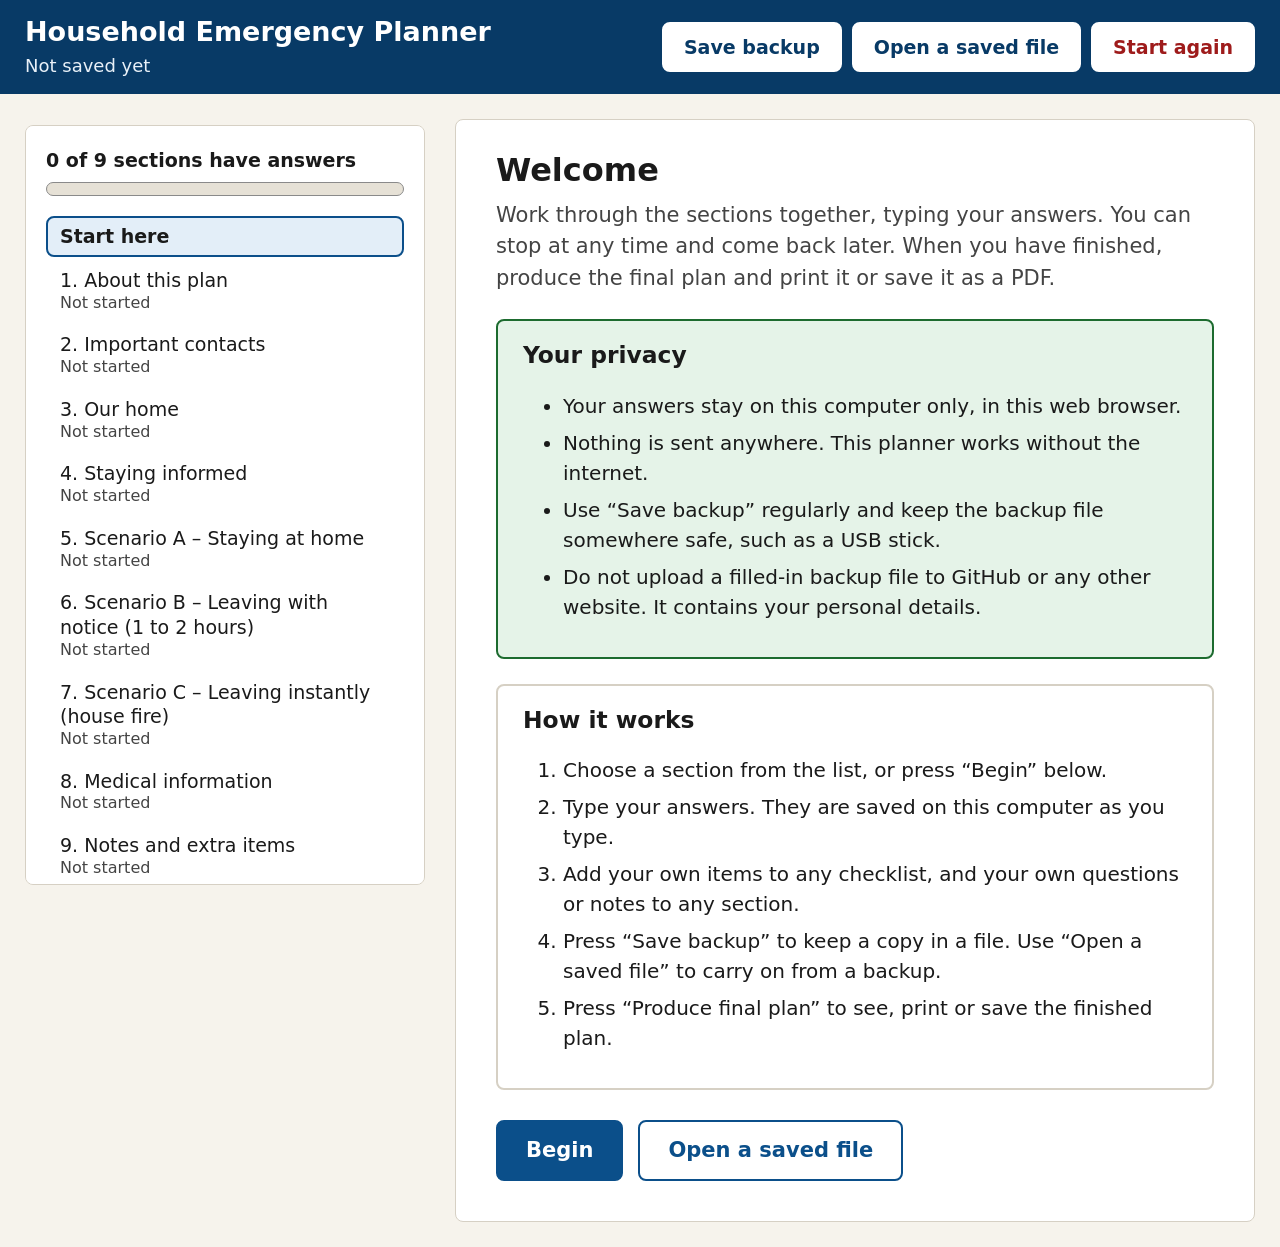
<file: planner/index.html>
<!doctype html>
<html lang="en-GB">
<head>
  <meta charset="utf-8">
  <meta name="viewport" content="width=device-width, initial-scale=1">
  <title>Household Emergency Planner</title>
  <link rel="stylesheet" href="styles.css">
</head>
<body>
  <a class="skip-link" href="#main">Skip to the questions</a>

  <div class="app" id="app">
    <header class="topbar">
      <div class="topbar-title">
        <h1 class="app-title">Household Emergency Planner</h1>
        <p class="save-status" id="save-status" role="status" aria-live="polite">Not saved yet</p>
      </div>
      <div class="topbar-actions">
        <button type="button" class="btn" id="btn-backup">Save backup</button>
        <button type="button" class="btn" id="btn-open">Open a saved file</button>
        <button type="button" class="btn btn-danger-outline" id="btn-reset">Start again</button>
        <input type="file" id="file-input" accept=".json,application/json" hidden>
      </div>
    </header>

    <div class="layout">
      <nav class="sidebar" aria-label="Sections">
        <div class="progress" id="progress">
          <p class="progress-text" id="progress-text">0 of 9 sections have answers</p>
          <div class="progress-bar" aria-hidden="true"><div class="progress-fill" id="progress-fill"></div></div>
        </div>
        <ol class="section-list" id="section-list"></ol>
      </nav>

      <main id="main" class="main" tabindex="-1">
        <div id="notice" class="notice" role="alert" hidden></div>
        <div id="view"></div>
      </main>
    </div>
  </div>

  <!-- The printed plan. Hidden on screen; it is the only thing printed. -->
  <div id="print-area" class="print-area"></div>

  <dialog id="dialog" class="dialog" aria-labelledby="dialog-title" aria-describedby="dialog-message">
    <h2 id="dialog-title" class="dialog-title"></h2>
    <div id="dialog-message" class="dialog-message"></div>
    <div class="dialog-actions">
      <button type="button" class="btn" id="dialog-cancel">Cancel</button>
      <button type="button" class="btn btn-primary" id="dialog-ok">OK</button>
    </div>
  </dialog>

  <noscript>
    <p class="noscript">This planner needs JavaScript switched on in your web browser.</p>
  </noscript>

  <script src="questions.js"></script>
  <script src="app.js"></script>
</body>
</html>
</file>
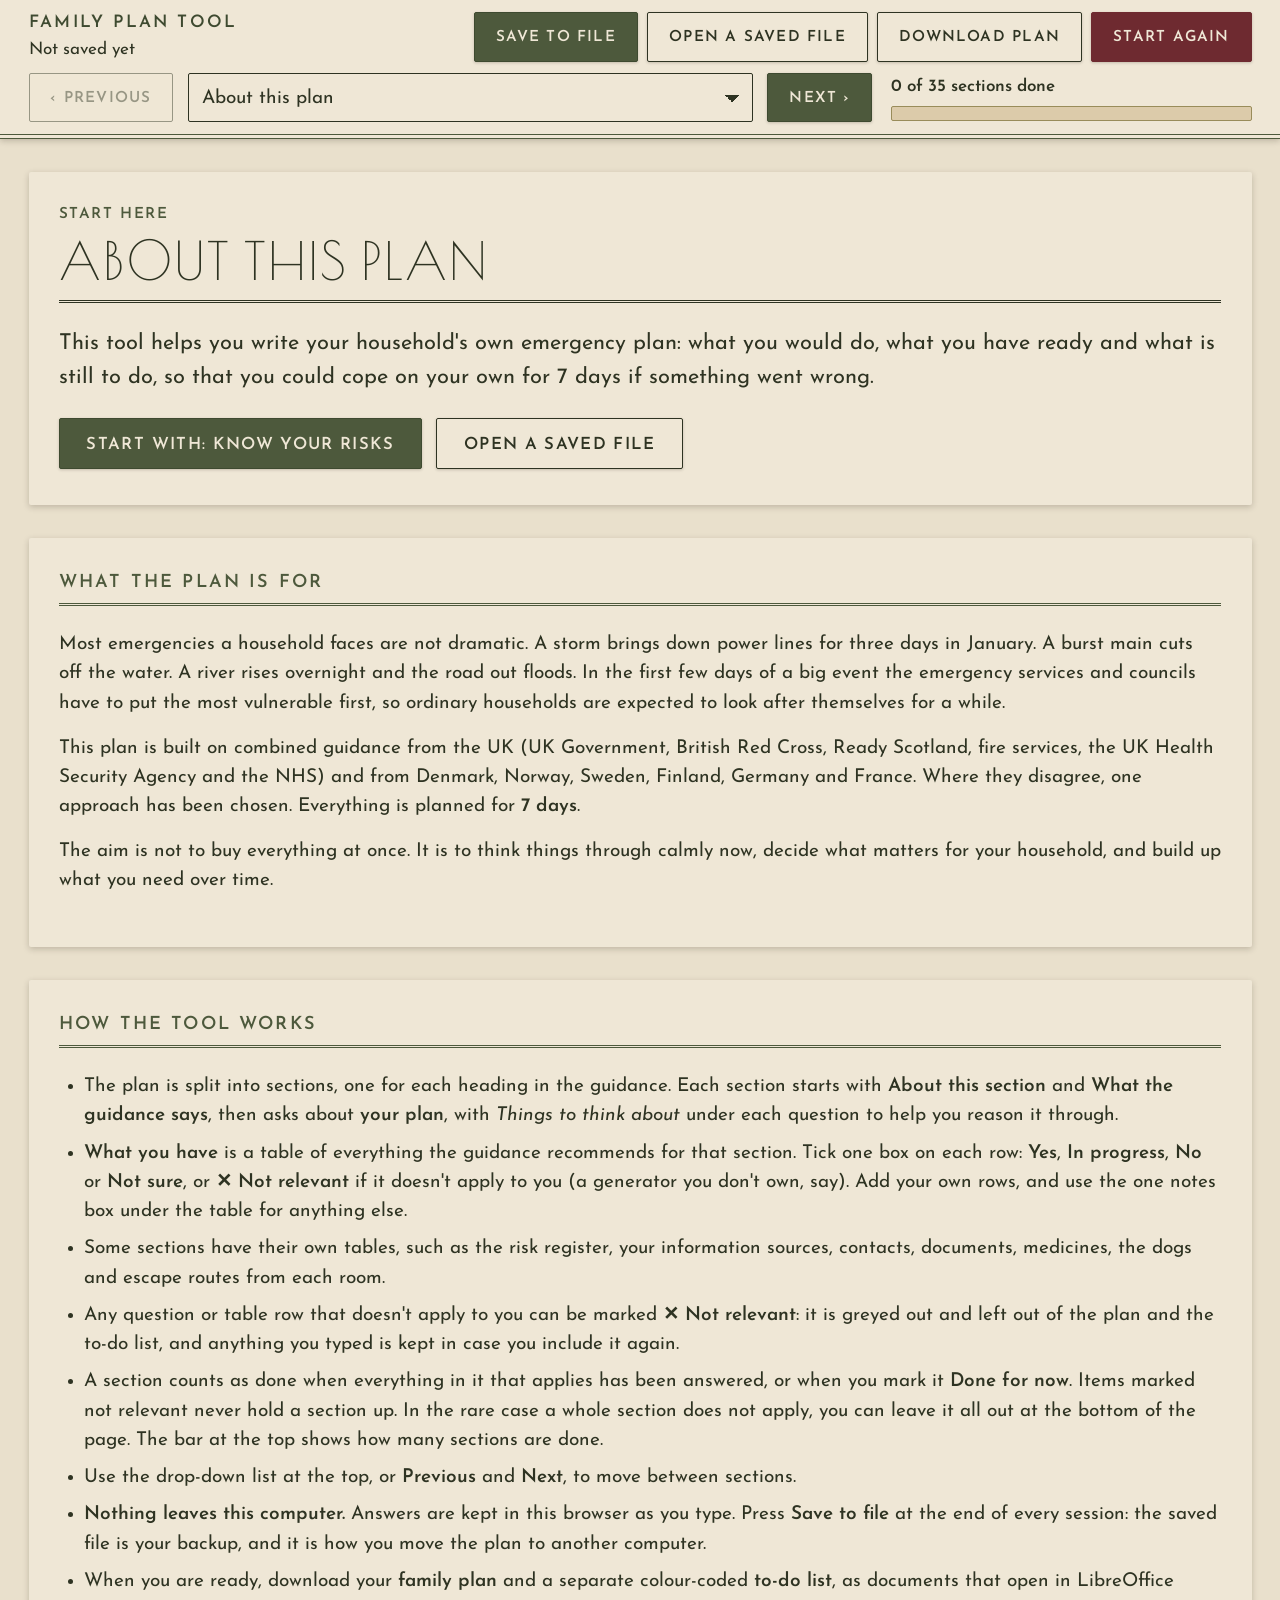
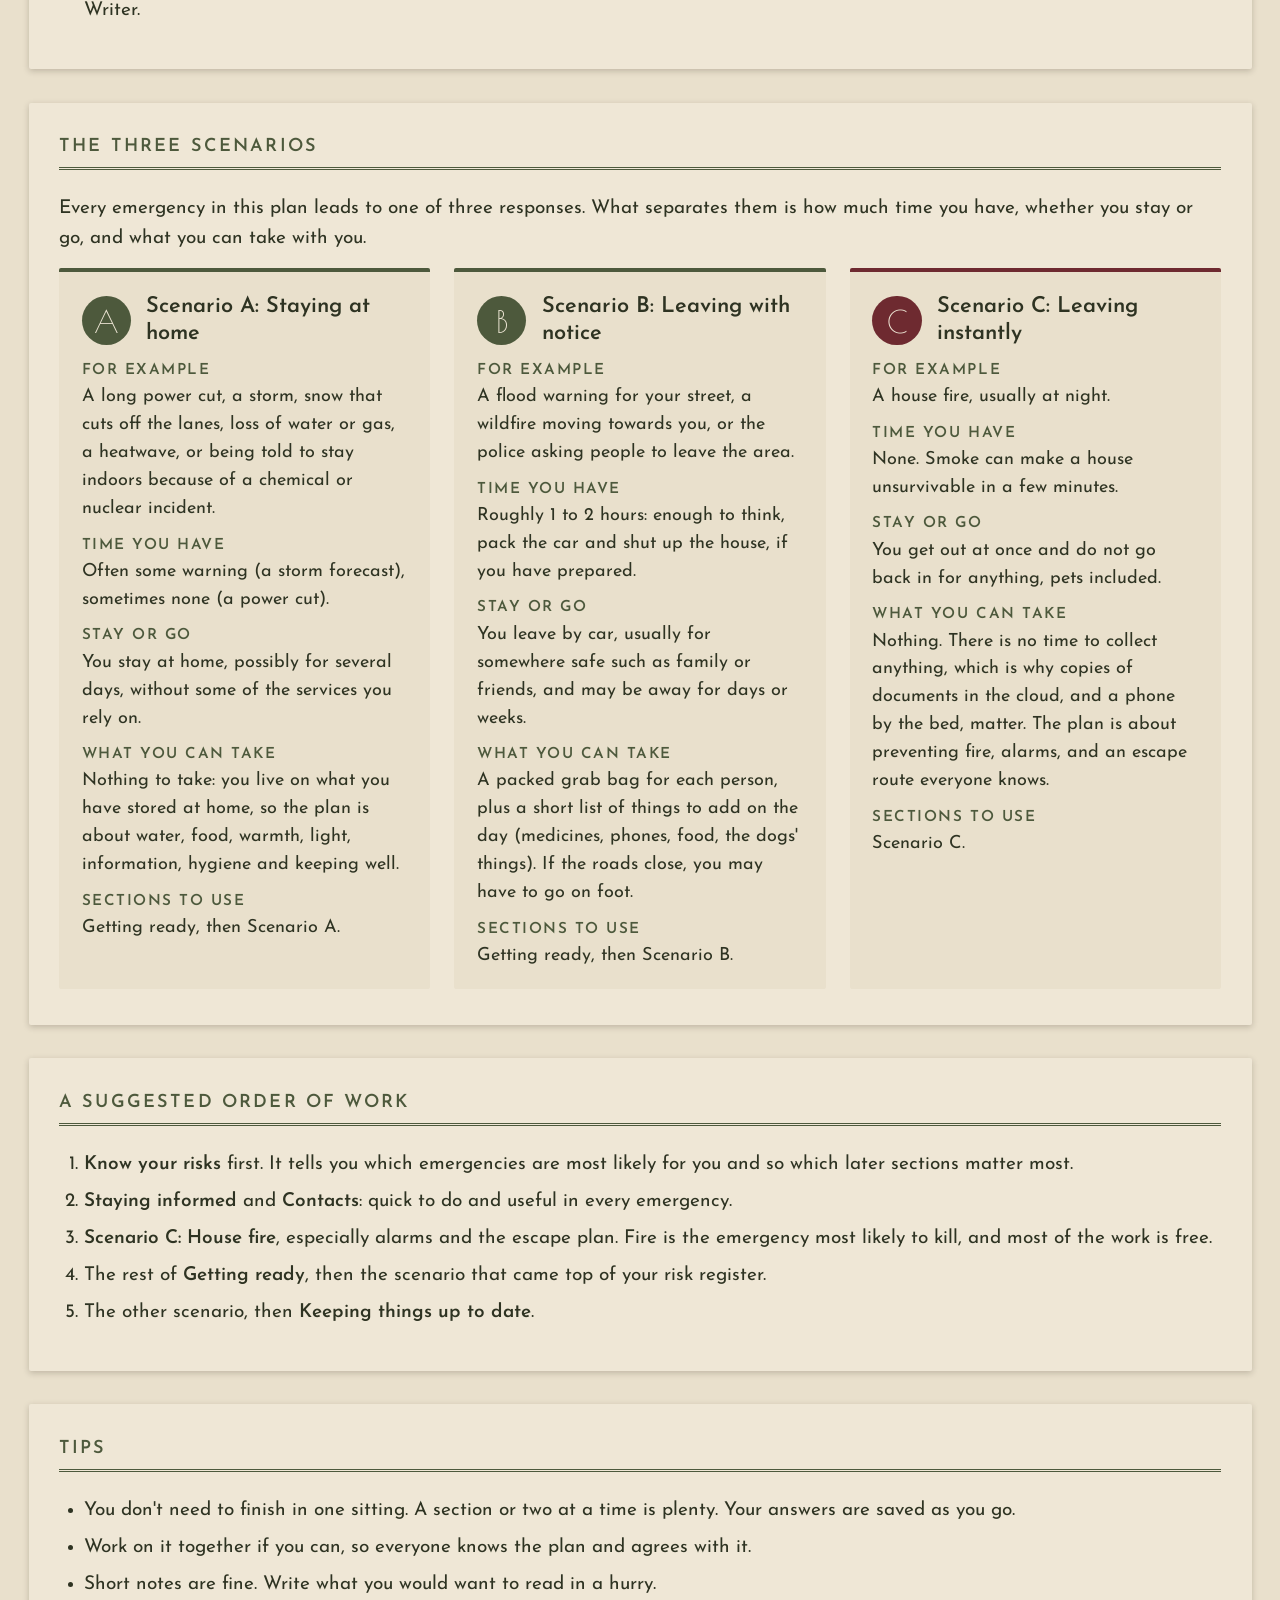
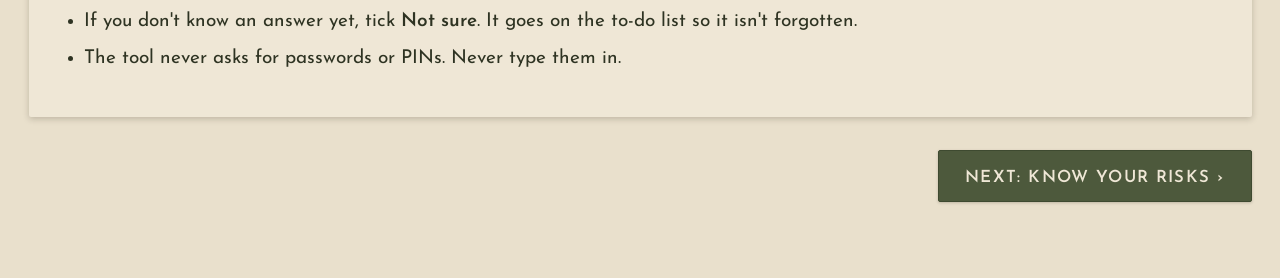
<file: planner/family-plan-tool.html>
<!doctype html>
<html lang="en-GB">
<head>
<meta charset="utf-8">
<meta name="viewport" content="width=device-width, initial-scale=1">
<title>Family plan tool</title>
<!--
  Family plan tool, version 2.
  One self-contained file. It works offline; the only thing it fetches is
  the two display fonts from Google Fonts, and if they can't be fetched it
  falls back to fonts already on the computer. Nothing you type is sent
  anywhere. Answers are kept in this browser (IndexedDB "FamilyPlanTool",
  with the localStorage key "FamilyPlanTool.v1" as a fallback) and in
  files you save. To change the sections or questions, edit the CONTENT
  block near the top of the <script> section below.
-->
<link rel="preconnect" href="https://fonts.googleapis.com">
<link rel="preconnect" href="https://fonts.gstatic.com" crossorigin>
<link href="https://fonts.googleapis.com/css2?family=Poiret+One&family=Josefin+Sans:ital,wght@0,300;0,400;0,600;1,300&display=swap" rel="stylesheet">
<style>
:root {
  color-scheme: light;
  /* Layered Paper colours */
  --paper: #E9E0CC;      /* page background */
  --linen: #EFE7D6;      /* cards and panels */
  --parchment: #DCCBAA;  /* recesses, table headers */
  --sand: #C4AC84;
  --khaki: #998C5A;      /* shapes only */
  --sage: #81814F;       /* shapes only */
  --olive: #4D593C;
  --forest: #3E4A30;
  --ink: #2E3322;        /* text */
  --crimson: #6E2A30;    /* accent, sparingly */
  --shadow: 0 2px 6px rgba(40, 34, 20, .22);
  --radius: 2px;
  --display: 'Poiret One', 'Josefin Sans', 'Century Gothic', sans-serif;
  --body: 'Josefin Sans', 'Century Gothic', sans-serif;
  --tint-yes: rgba(77, 89, 60, .13);
  --tint-progress: rgba(196, 172, 132, .42);
  --tint-no: rgba(110, 42, 48, .10);
  font-size: 19px;
}
* { box-sizing: border-box; }
[hidden] { display: none !important; }
html { background: var(--paper); }
body {
  margin: 0; background: var(--paper); color: var(--ink);
  font-family: var(--body); font-weight: 400; font-size: 1rem; line-height: 1.55;
}
p { margin: 0 0 .8rem; }
strong, b { font-weight: 600; }
h1, h2, h3, h4 { margin: 0; font-weight: 600; line-height: 1.25; }
:focus-visible { outline: 3px solid var(--forest); outline-offset: 2px; }
.skip-link { position: absolute; left: -9999px; top: 0; background: var(--linen); color: var(--ink); padding: .6rem 1rem; z-index: 100; border: 1px solid var(--ink); }
.skip-link:focus { left: 1rem; top: 1rem; }
.visually-hidden { position: absolute !important; width: 1px; height: 1px; overflow: hidden; clip: rect(0 0 0 0); white-space: nowrap; }
.label { font-weight: 600; text-transform: uppercase; letter-spacing: .1em; font-size: .8rem; line-height: 1.35; }

/* ---------- top bar ---------- */
.topbar { background: var(--linen); box-shadow: var(--shadow); position: sticky; top: 0; z-index: 20; }
.topbar::after { content: ""; display: block; border-top: 1.5px solid var(--olive); border-bottom: .75px solid var(--olive); height: 3px; }
.topbar-inner { max-width: 68rem; margin: 0 auto; padding: .55rem 1.5rem .6rem; }
.bar-row { display: flex; flex-wrap: wrap; align-items: center; gap: .5rem 1rem; justify-content: space-between; }
.bar-row + .bar-row { margin-top: .5rem; }
.brand { display: flex; flex-direction: column; }
.app-title { font-weight: 600; text-transform: uppercase; letter-spacing: .14em; font-size: .9rem; color: var(--forest); margin: 0; }
.save-status { margin: 0; font-size: .9rem; color: var(--ink); }
.save-status.is-error { background: var(--crimson); color: var(--linen); padding: .05rem .5rem; border-radius: var(--radius); }
.bar-actions { display: flex; flex-wrap: wrap; gap: .5rem; }
.navline { display: flex; flex-wrap: wrap; align-items: center; gap: .5rem .75rem; flex: 1 1 36rem; }
.navline .select-wrap { flex: 1 1 18rem; max-width: 30rem; }
.progress { flex: 0 1 19rem; min-width: 14rem; }
.progress-text { margin: 0 0 .3rem; font-size: .9rem; font-weight: 600; }
.pbar { height: .8rem; background: var(--parchment); border: 1px solid var(--khaki); border-radius: var(--radius); overflow: hidden; }
.pfill { height: 100%; width: 0; background: var(--olive); transition: width .3s; }
@media (max-height: 640px), (max-width: 700px) { .topbar { position: static; } }

/* ---------- buttons and controls ---------- */
.btn {
  font-family: var(--body); font-weight: 600; text-transform: uppercase; letter-spacing: .08em; font-size: .8rem; line-height: 1.2;
  min-height: 2.6rem; padding: .7rem 1.1rem .55rem; border-radius: var(--radius); cursor: pointer;
  background: var(--linen); color: var(--ink); border: 1px solid var(--ink); box-shadow: 0 1px 3px rgba(40, 34, 20, .22);
}
.btn:hover { background: var(--parchment); }
.btn:active { box-shadow: none; transform: translateY(1px); }
.btn[disabled] { opacity: .45; cursor: default; box-shadow: none; }
.btn[disabled]:hover { background: var(--linen); }
.btn-primary { background: var(--olive); border-color: var(--forest); color: var(--linen); }
.btn-primary:hover { background: var(--forest); }
.btn-danger { background: var(--crimson); border-color: var(--crimson); color: var(--linen); }
.btn-danger:hover { background: #5A2127; }
.btn-large { font-size: .88rem; padding: .85rem 1.4rem .7rem; }
.btn-small { font-size: .72rem; min-height: 2.1rem; padding: .5rem .7rem .4rem; }
.select {
  font: inherit; font-size: 1rem; color: var(--ink); width: 100%;
  background-color: var(--linen); border: 1px solid var(--ink); border-radius: var(--radius);
  padding: .5rem 2.2rem .4rem .7rem; min-height: 2.6rem; cursor: pointer;
  appearance: none; -webkit-appearance: none; -moz-appearance: none;
  background-image: linear-gradient(45deg, transparent 50%, var(--ink) 50%), linear-gradient(135deg, var(--ink) 50%, transparent 50%);
  background-position: calc(100% - 1.05rem) 52%, calc(100% - .7rem) 52%;
  background-size: .38rem .38rem; background-repeat: no-repeat;
}
.select option, .select optgroup { background: var(--linen); color: var(--ink); }
.field {
  font: inherit; font-size: 1rem; color: var(--ink); width: 100%; display: block;
  background: var(--linen); border: 1.5px solid var(--khaki); border-radius: var(--radius);
  box-shadow: inset 0 1px 3px rgba(40, 34, 20, .16); padding: .55rem .7rem .45rem; line-height: 1.5;
}
.field:hover { border-color: var(--olive); }
.field:focus { border-color: var(--olive); }
textarea.field { resize: vertical; }
.field::placeholder { color: #6b6a55; opacity: 1; }

/* ---------- page ---------- */
.page { max-width: 68rem; margin: 0 auto; padding: 1.75rem 1.5rem 4rem; }
.page:focus { outline: none; }
.card { background: var(--linen); box-shadow: var(--shadow); border-radius: var(--radius); padding: 1.75rem 2.25rem 1.9rem; margin: 0 0 1.75rem; }
@media (max-width: 700px) { .page { padding: 1rem .75rem 3rem; } .card { padding: 1.2rem 1.1rem 1.3rem; } }
.card-title { font-weight: 600; text-transform: uppercase; letter-spacing: .12em; font-size: .95rem; color: var(--olive); margin: 0; }
.rule { border-top: 1.5px solid var(--olive); border-bottom: .75px solid var(--olive); height: 3.5px; margin: .45rem 0 1.25rem; }
.rule-ink { border-color: var(--ink); }
.crumb { color: var(--olive); margin: 0 0 .35rem; }
.section-title, .page-title {
  font-family: var(--display); font-weight: 400; text-transform: uppercase; letter-spacing: .04em;
  font-size: 2.3rem; line-height: 1.15; margin: 0; color: var(--ink);
}
.page-title { font-size: 2.7rem; }
.section-title:focus, .page-title:focus { outline: none; }
@media (max-width: 700px) { .section-title { font-size: 1.75rem; } .page-title { font-size: 2rem; } }
.lead { font-size: 1.15rem; line-height: 1.55; }
.about p:last-child { margin-bottom: 0; }
.sub-title { font-weight: 600; text-transform: uppercase; letter-spacing: .1em; font-size: .85rem; color: var(--olive); margin: 1.5rem 0 .6rem; }

/* notices */
.notice { background: var(--linen); box-shadow: var(--shadow); border-left: 6px solid var(--olive); padding: .9rem 1.2rem; margin: 0 0 1.5rem; }
.notice-error { border-left-color: var(--crimson); font-weight: 600; }
.nr-banner { border-left: 6px solid var(--crimson); background: var(--paper); padding: .75rem 1rem; margin: 1.25rem 0 0; }

/* guidance */
.guidance { margin: 1.5rem 0 0; background: var(--parchment); border-radius: var(--radius); }
.guidance > summary {
  cursor: pointer; list-style: none; padding: .8rem 1.1rem .7rem; display: flex; align-items: center; gap: .7rem;
  font-weight: 600; text-transform: uppercase; letter-spacing: .1em; font-size: .85rem;
}
.guidance > summary::-webkit-details-marker { display: none; }
.guidance > summary::before { content: "+"; display: inline-flex; width: 1.5rem; height: 1.5rem; align-items: center; justify-content: center; border: 1px solid var(--ink); border-radius: var(--radius); font-size: 1.1rem; letter-spacing: 0; background: var(--linen); }
.guidance[open] > summary::before { content: "–"; }
.guidance > summary .hint { font-weight: 400; text-transform: none; letter-spacing: 0; font-size: .9rem; margin-left: auto; }
.guidance-body { padding: .1rem 1.5rem 1.1rem 1.6rem; border-top: 1px solid var(--sand); }
.guidance-body ul { margin: .5rem 0 .6rem; padding-left: 1.3rem; }
.guidance-body li { margin: .25rem 0; }
.guidance-body p { margin: .6rem 0; }
.guidance-body .g-sub { font-weight: 600; margin-top: 1rem; }
.g-table { border-collapse: collapse; margin: .5rem 0 .9rem; font-size: .95rem; background: var(--linen); }
.g-table th, .g-table td { border: 1px solid var(--khaki); padding: .35rem .6rem; text-align: left; vertical-align: top; }
.g-table th { background: var(--sand); font-weight: 600; }

/* things to think about */
.think { background: var(--paper); border-left: 4px solid var(--sage); border-radius: var(--radius); padding: .65rem 1.1rem .7rem 1.1rem; margin: 0 0 .8rem; font-size: .95rem; }
.think-title { color: var(--olive); margin: 0 0 .2rem; }
.think ul { margin: 0; padding-left: 1.15rem; }
.think li { margin: .2rem 0; }
.think li::marker { color: var(--olive); }
.section-think { margin-bottom: 1.5rem; }
.section-think ul { columns: 1; }

/* questions */
.q { padding: 1.4rem 0 .2rem; border-top: 1px solid var(--sand); }
.q:first-child { border-top: 0; padding-top: .2rem; }
.q-label { display: block; font-weight: 600; font-size: 1.1rem; margin: 0 0 .55rem; }
.part-block { margin-top: 1.6rem; }
.part-block:first-child { margin-top: 0; }

/* tables */
.table-wrap { overflow-x: auto; margin: .2rem 0 .8rem; border-radius: var(--radius); position: relative; }
table.grid { width: 100%; border-collapse: separate; border-spacing: 0; background: var(--linen); }
table.grid th, table.grid td { text-align: left; vertical-align: middle; border-bottom: 1px solid rgba(153, 140, 90, .55); }
table.grid thead th {
  background: var(--parchment); font-weight: 600; text-transform: uppercase; letter-spacing: .08em; font-size: .76rem;
  padding: .7rem .6rem .55rem; border-bottom: 1.5px solid var(--ink); vertical-align: bottom; line-height: 1.3;
}
table.grid tbody th { font-weight: 400; padding: .6rem .75rem .5rem; }
table.grid td { padding: .45rem .5rem; }
table.grid tbody tr:hover { background: rgba(220, 203, 170, .25); }
.res col.c-item { width: auto; }
.res col.c-st { width: 7.2rem; }
.res td.st { text-align: center; padding: .25rem; }
.res thead th.st { text-align: center; }
.res tbody th { box-shadow: inset 6px 0 0 transparent; padding-left: 1rem; }
.res tr.st-yes { background: var(--tint-yes); }
.res tr.st-yes th { box-shadow: inset 6px 0 0 var(--olive); }
.res tr.st-progress { background: var(--tint-progress); }
.res tr.st-progress th { box-shadow: inset 6px 0 0 var(--sand); }
.res tr.st-no, .res tr.st-unsure { background: var(--tint-no); }
.res tr.st-no th, .res tr.st-unsure th { box-shadow: inset 6px 0 0 var(--crimson); }
.res tr.group-row th { background: var(--paper); color: var(--olive); padding: .7rem 1rem .5rem; box-shadow: none; }
.own-tag { font-style: italic; font-weight: 300; font-size: .9rem; margin-left: .35rem; }
.row-label-flex { display: flex; align-items: center; gap: .6rem; justify-content: space-between; }

.tick { display: inline-flex; width: 3rem; height: 2.6rem; align-items: center; justify-content: center; cursor: pointer; }
.tick input {
  appearance: none; -webkit-appearance: none; -moz-appearance: none; margin: 0; cursor: pointer;
  width: 1.55rem; height: 1.55rem; border: 2px solid var(--ink); border-radius: var(--radius); background: var(--linen);
  display: inline-grid; place-content: center;
}
.tick input:hover { box-shadow: 0 0 0 4px rgba(77, 89, 60, .22); }
.tick input::before { content: ""; width: .42rem; height: .8rem; border: solid transparent; border-width: 0 3px 3px 0; transform: translate(0, -2px) rotate(45deg); }
.tick input:checked::before { border-color: var(--linen); }
.tick input.s-yes:checked { background: var(--olive); border-color: var(--olive); }
.tick input.s-progress:checked { background: var(--sand); border-color: var(--ink); }
.tick input.s-progress:checked::before { border-color: var(--ink); }
.tick input.s-no:checked, .tick input.s-unsure:checked { background: var(--crimson); border-color: var(--crimson); }
.tick input:focus-visible { outline: 3px solid var(--forest); outline-offset: 3px; }

.data td .cell { font: inherit; font-size: .95rem; color: var(--ink); width: 100%; background: var(--linen); border: 1px solid var(--khaki); border-radius: var(--radius); padding: .4rem .5rem .3rem; line-height: 1.4; }
.data td .cell:hover, .data td .cell:focus { border-color: var(--olive); }
.data td textarea.cell { resize: vertical; min-height: 2.5rem; display: block; }
.data td select.cell { padding-right: 1.8rem; cursor: pointer; appearance: none; -webkit-appearance: none; -moz-appearance: none;
  background-image: linear-gradient(45deg, transparent 50%, currentColor 50%), linear-gradient(135deg, currentColor 50%, transparent 50%);
  background-position: calc(100% - .95rem) 55%, calc(100% - .65rem) 55%; background-size: .32rem .32rem; background-repeat: no-repeat; }
.data td select.cell option { background: var(--linen); color: var(--ink); }
.data td select.sv-yes { background-color: var(--olive); color: var(--linen); border-color: var(--olive); }
.data td select.sv-progress { background-color: var(--sand); color: var(--ink); border-color: var(--ink); }
.data td select.sv-no, .data td select.sv-unsure { background-color: var(--crimson); color: var(--linen); border-color: var(--crimson); }
.data td input[type=number].cell { width: 4.6rem; }
.data td.calc { font-size: .95rem; white-space: nowrap; }
.data tbody th { min-width: 10rem; }
.data td.rm { width: 1%; white-space: nowrap; padding-left: .3rem; padding-right: .6rem; }
.data td.rm .btn { font-size: .68rem; padding: .45rem .55rem .35rem; min-height: 2rem; letter-spacing: .06em; }
.data th.c-select { min-width: 7.2rem; } .data th.c-status { min-width: 8rem; } .data th.c-number { min-width: 5rem; }
.data th.c-long { min-width: 11rem; } .data th.c-text { min-width: 9rem; } .data th.c-calc { min-width: 8rem; }
@media (max-width: 1500px) { .card { padding-left: 1.6rem; padding-right: 1.6rem; } }
.col-hint { display: block; font-weight: 400; text-transform: none; letter-spacing: 0; font-size: .78rem; }
.own-label { font-size: .95rem; }

.table-tools { display: flex; flex-wrap: wrap; gap: .6rem; align-items: flex-end; margin: .4rem 0 0; }
.add-row { display: flex; flex-wrap: wrap; gap: .5rem; align-items: flex-end; flex: 1 1 26rem; }
.add-row .field-wrap { flex: 1 1 18rem; }
.add-row label { display: block; margin-bottom: .3rem; }
.table-intro { margin: 0 0 .9rem; }
.table-title { font-weight: 600; font-size: 1.15rem; margin: 0 0 .4rem; }
.data-block { margin: 0 0 2rem; padding-bottom: 1.6rem; border-bottom: 1px solid var(--sand); }

/* mark section */
.marks { display: flex; flex-wrap: wrap; gap: 1rem; }
.mark { display: flex; gap: .8rem; align-items: center; padding: .75rem 1.1rem .65rem; border: 1px solid var(--khaki); border-radius: var(--radius); background: var(--paper); cursor: pointer; font-weight: 600; flex: 1 1 16rem; }
.mark input { appearance: none; -webkit-appearance: none; -moz-appearance: none; margin: 0; width: 1.55rem; height: 1.55rem; border: 2px solid var(--ink); border-radius: var(--radius); background: var(--linen); display: inline-grid; place-content: center; flex: none; cursor: pointer; }
.mark input::before { content: ""; width: .42rem; height: .8rem; border: solid transparent; border-width: 0 3px 3px 0; transform: translate(0, -2px) rotate(45deg); }
.mark input:checked { background: var(--olive); border-color: var(--olive); }
.mark input:checked::before { border-color: var(--linen); }
.mark.nr input:checked { background: var(--crimson); border-color: var(--crimson); }
.mark .mark-help { display: block; font-weight: 400; font-size: .9rem; }
.mark.is-on { border-color: var(--olive); box-shadow: inset 0 0 0 1px var(--olive); }
.mark.nr.is-on { border-color: var(--crimson); box-shadow: inset 0 0 0 1px var(--crimson); }
/* the section-level "not relevant" option is secondary now */
.mark-secondary { display: inline-flex; gap: .6rem; align-items: center; margin: 1rem 0 0; padding: .35rem .2rem; cursor: pointer; font-size: .9rem; }
.mark-secondary input { appearance: none; -webkit-appearance: none; -moz-appearance: none; margin: 0; width: 1.2rem; height: 1.2rem; border: 1.5px solid var(--khaki); border-radius: var(--radius); background: var(--linen); display: inline-grid; place-content: center; flex: none; cursor: pointer; }
.mark-secondary input::before { content: "✕"; font-size: .8rem; line-height: 1; color: transparent; }
.mark-secondary input:checked { background: var(--parchment); border-color: var(--ink); }
.mark-secondary input:checked::before { color: var(--ink); }
.mark-secondary .mark-help { font-size: .85rem; }
.item-progress { margin: 0 0 1rem; font-size: .95rem; }

/* ---------- "Not relevant" for single items and questions ---------- */
.res col.c-na { width: 7.6rem; }
.res thead th.na, .data thead th.na { text-align: center; border-left: 1px dashed var(--khaki); }
.res td.na, .data td.na { text-align: center; border-left: 1px dashed var(--khaki); padding: .25rem; }
.tick input.s-na, .tick input.nr-box { border: 2px solid var(--khaki); background: var(--linen); }
.tick input.s-na::before, .tick input.nr-box::before { content: "✕"; width: auto; height: auto; border: 0; transform: none; font-size: .95rem; line-height: 1; font-weight: 600; color: rgba(153, 140, 90, .55); }
.tick input.s-na:checked, .tick input.nr-box:checked { background: var(--parchment); border-color: var(--ink); }
.tick input.s-na:checked::before, .tick input.nr-box:checked::before { color: var(--ink); }
.tick input.nr-box { appearance: none; -webkit-appearance: none; -moz-appearance: none; margin: 0; cursor: pointer; width: 1.55rem; height: 1.55rem; border-radius: var(--radius); display: inline-grid; place-content: center; }
.tick input.nr-box:hover, .tick input.s-na:hover { box-shadow: 0 0 0 4px rgba(153, 140, 90, .25); }
.tick input.nr-box:focus-visible { outline: 3px solid var(--forest); outline-offset: 3px; }
table.grid tbody tr.is-nr, table.grid tbody tr.is-nr:hover { background-color: var(--parchment); background-image: repeating-linear-gradient(135deg, transparent 0 9px, rgba(153, 140, 90, .16) 9px 11px); }
tr.is-nr th, tr.is-nr td { color: rgba(46, 51, 34, .72); }
.res tr.is-nr th { box-shadow: inset 6px 0 0 var(--khaki); }
tr.is-nr .row-text { text-decoration: line-through; text-decoration-color: rgba(46, 51, 34, .55); }
tr.is-nr td.st .tick input { opacity: .45; }
tr.is-nr td .cell, tr.is-nr .own-label { background: transparent; border-color: rgba(153, 140, 90, .5); color: rgba(46, 51, 34, .72); text-decoration: line-through; }
.nr-tag { font-style: italic; font-weight: 400; font-size: .85rem; margin-left: .45rem; text-decoration: none; display: inline-block; }
.q-head { display: flex; flex-wrap: wrap; align-items: flex-start; justify-content: space-between; gap: .4rem 1rem; margin: 0 0 .55rem; }
.q-head .q-label { margin: 0; flex: 1 1 20rem; }
.nr-toggle {
  font-family: var(--body); font-weight: 600; font-size: .72rem; letter-spacing: .06em; text-transform: uppercase; line-height: 1.2;
  min-height: 2rem; padding: .45rem .7rem .35rem; border: 1.5px solid var(--khaki); border-radius: var(--radius);
  background: var(--paper); color: var(--ink); cursor: pointer; flex: none; white-space: nowrap;
}
.nr-toggle:hover { border-color: var(--ink); background: var(--parchment); }
.nr-toggle[aria-pressed="true"] { background: var(--parchment); border-color: var(--ink); }
.q.is-nr .q-label { color: rgba(46, 51, 34, .72); text-decoration: line-through; text-decoration-color: rgba(46, 51, 34, .55); }
.q-nr-note {
  display: block; width: 100%; text-align: left; font: inherit; font-size: .95rem; font-style: italic; cursor: pointer;
  background: var(--parchment); color: rgba(46, 51, 34, .8); border: 1.5px dashed var(--khaki); border-radius: var(--radius); padding: .6rem .8rem .5rem;
}
.q-nr-note:hover { border-color: var(--ink); color: var(--ink); }

.prev-next { display: flex; flex-wrap: wrap; justify-content: space-between; gap: .75rem; margin: .5rem 0 0; }

/* about page */
.scen-grid { display: grid; grid-template-columns: repeat(3, minmax(0, 1fr)); gap: 1.25rem; }
@media (max-width: 1000px) { .scen-grid { grid-template-columns: 1fr; } }
.scen { background: var(--paper); border-radius: var(--radius); padding: 1.1rem 1.2rem 1rem; border-top: 4px solid var(--olive); }
.scen-head { display: flex; gap: .8rem; align-items: center; margin-bottom: .7rem; }
.scen-code { flex: none; width: 2.6rem; height: 2.6rem; border-radius: 50%; background: var(--olive); color: var(--linen); display: inline-flex; align-items: center; justify-content: center; font-family: var(--display); font-size: 1.6rem; padding-top: .15rem; }
.scen.c .scen-code { background: var(--crimson); }
.scen.c { border-top-color: var(--crimson); }
.scen-title { font-weight: 600; font-size: 1.15rem; }
.scen dl { margin: 0; font-size: .95rem; }
.scen dt { margin: .65rem 0 .1rem; color: var(--olive); }
.scen dd { margin: 0; }
.plain-list { margin: 0; padding-left: 1.3rem; }
.plain-list li { margin: .4rem 0; }
.start-actions { display: flex; flex-wrap: wrap; gap: .75rem; margin-top: 1.2rem; }
.count-table { border-collapse: collapse; margin: .5rem 0 1rem; background: var(--linen); }
.count-table th, .count-table td { border: 1px solid var(--khaki); padding: .4rem .9rem .3rem; text-align: left; }
.count-table th { background: var(--parchment); }
.count-table td.n { text-align: right; font-weight: 600; }
.sw { display: inline-block; width: 1.1rem; height: 1.1rem; vertical-align: -.15rem; margin-right: .5rem; border: 1px solid var(--ink); border-radius: var(--radius); }
.sw-yes { background: var(--olive); } .sw-progress { background: var(--sand); } .sw-no { background: var(--crimson); } .sw-none { background: var(--linen); }

/* dialog */
.dialog { border: 1px solid var(--ink); border-radius: var(--radius); max-width: 34rem; width: calc(100% - 2rem); padding: 1.5rem 1.75rem; color: var(--ink); background: var(--linen); box-shadow: 0 6px 24px rgba(40, 34, 20, .4); }
.dialog::backdrop { background: rgba(46, 51, 34, .55); }
.dialog-title { margin: 0 0 .7rem; font-size: 1.25rem; }
.dialog-actions { display: flex; flex-wrap: wrap; justify-content: flex-end; gap: .75rem; margin-top: 1.2rem; }
.noscript { padding: 2rem; font-size: 1.2rem; }
@media print { .topbar, .prev-next, .table-tools, .marks, .mark-secondary, .nr-toggle { display: none; } .card { box-shadow: none; border: 1px solid var(--khaki); } }
</style>
</head>
<body>
<a class="skip-link" href="#page">Skip to the questions</a>
<header class="topbar">
  <div class="topbar-inner">
    <div class="bar-row">
      <div class="brand">
        <p class="app-title">Family plan tool</p>
        <p class="save-status" id="save-status" role="status" aria-live="polite">Not saved yet</p>
      </div>
      <div class="bar-actions">
        <button type="button" class="btn btn-primary" id="btn-save-file">Save to file</button>
        <button type="button" class="btn" id="btn-open">Open a saved file</button>
        <button type="button" class="btn" id="btn-downloads">Download plan</button>
        <button type="button" class="btn btn-danger" id="btn-reset">Start again</button>
        <input type="file" id="file-input" accept=".json,application/json" hidden>
      </div>
    </div>
    <div class="bar-row">
      <nav class="navline" aria-label="Sections">
        <button type="button" class="btn" id="btn-prev">‹ Previous</button>
        <div class="select-wrap">
          <label for="section-select" class="visually-hidden">Go to a section</label>
          <select id="section-select" class="select"></select>
        </div>
        <button type="button" class="btn btn-primary" id="btn-next">Next ›</button>
      </nav>
      <div class="progress" id="progress">
        <p class="progress-text" id="progress-text">0 sections done</p>
        <div class="pbar" id="pbar" role="progressbar" aria-labelledby="progress-text" aria-valuemin="0" aria-valuemax="100" aria-valuenow="0"><div class="pfill" id="pfill"></div></div>
      </div>
    </div>
  </div>
</header>
<main id="page" class="page" tabindex="-1">
  <div id="notice" class="notice" role="alert" hidden></div>
  <div id="view"></div>
</main>
<dialog id="dialog" class="dialog" aria-labelledby="dialog-title" aria-describedby="dialog-message">
  <h2 id="dialog-title" class="dialog-title"></h2>
  <div id="dialog-message"></div>
  <div class="dialog-actions">
    <button type="button" class="btn" id="dialog-cancel">Cancel</button>
    <button type="button" class="btn btn-primary" id="dialog-ok">OK</button>
  </div>
</dialog>
<noscript><p class="noscript">This tool needs JavaScript switched on in Firefox.</p></noscript>
<script>
/* =====================================================================
   FAMILY PLAN TOOL: CONTENT (the part to edit)
   =====================================================================
   Everything the tool shows comes from this block: the opening page,
   the sections, their introductions, the general guidance, the
   questions, the helper prompts and the tables.

   HOW TO EDIT (plain-English notes)
   - Change words inside quotation marks "..." or back-ticks `...` freely.
   - NEVER change an "id" once answers have been saved: saved answers are
     matched by id. Ids use lower-case letters, numbers and underscores.
   - In any text, **words** shows in bold and *words* in italics.
   - Each section has:
       id, group, title
       about      "About this section": a list of paragraphs.
       guidance   the general guidance text (from guidance v2). A line
                  starting "- " is a bullet (indent two more spaces for a
                  bullet inside a bullet); lines starting "|" are a table.
       think      (optional) "Things to think about" for the section as a
                  whole, shown at the top of "Your plan".
       tables     (optional) tables to fill in. Each has an id, title,
                  intro, labelHead (heading of the first column), rows
                  (the pre-filled rows, each with an id and label),
                  columns (each with an id, head and type: "text",
                  "long", "number", "status" (Yes / In progress / No /
                  Not sure) or "select" with options), addLabel (the
                  button for adding a row), and optionally sortCol (a
                  column to sort by) and todo (which rows go on the
                  to-do list).
       questions  the "Your plan" questions: id, label, think (the
                  helper prompts), rows (how many lines the answer box
                  shows; 1 makes a one-line box).
       resources  the "What you have" table rows: id and label. An entry
                  with only "heading" starts a group of rows.
       keep, check, often
                  the "Where it is kept" and "How you will check it"
                  questions: optional label and think prompts.
   - Keep the commas between items and the quotation marks in pairs. If
     the tool shows a blank page after an edit, a missing comma or
     quotation mark is the usual cause.
   - Never put personal details in this file.
   ===================================================================== */

var FAMILY_PLAN_CONTENT = {
  contentVersion: "2",

  /* ------------------------------------------------ OPENING PAGE */
  ABOUT_PLAN: {
    title: "About this plan",
    lead: "This tool helps you write your household's own emergency plan: what you would do, what you have ready and what is still to do, so that you could cope on your own for 7 days if something went wrong.",
    parts: [
      {
        heading: "What the plan is for",
        paras: [
          "Most emergencies a household faces are not dramatic. A storm brings down power lines for three days in January. A burst main cuts off the water. A river rises overnight and the road out floods. In the first few days of a big event the emergency services and councils have to put the most vulnerable first, so ordinary households are expected to look after themselves for a while.",
          "This plan is built on combined guidance from the UK (UK Government, British Red Cross, Ready Scotland, fire services, the UK Health Security Agency and the NHS) and from Denmark, Norway, Sweden, Finland, Germany and France. Where they disagree, one approach has been chosen. Everything is planned for **7 days**.",
          "The aim is not to buy everything at once. It is to think things through calmly now, decide what matters for your household, and build up what you need over time."
        ]
      },
      {
        heading: "How the tool works",
        bullets: [
          "The plan is split into sections, one for each heading in the guidance. Each section starts with **About this section** and **What the guidance says**, then asks about **your plan**, with *Things to think about* under each question to help you reason it through.",
          "**What you have** is a table of everything the guidance recommends for that section. Tick one box on each row: **Yes**, **In progress**, **No** or **Not sure**, or **✕ Not relevant** if it doesn't apply to you (a generator you don't own, say). Add your own rows, and use the one notes box under the table for anything else.",
          "Some sections have their own tables, such as the risk register, your information sources, contacts, documents, medicines, the dogs and escape routes from each room.",
          "Any question or table row that doesn't apply to you can be marked **✕ Not relevant**: it is greyed out and left out of the plan and the to-do list, and anything you typed is kept in case you include it again.",
          "A section counts as done when everything in it that applies has been answered, or when you mark it **Done for now**. Items marked not relevant never hold a section up. In the rare case a whole section does not apply, you can leave it all out at the bottom of the page. The bar at the top shows how many sections are done.",
          "Use the drop-down list at the top, or **Previous** and **Next**, to move between sections.",
          "**Nothing leaves this computer.** Answers are kept in this browser as you type. Press **Save to file** at the end of every session: the saved file is your backup, and it is how you move the plan to another computer.",
          "When you are ready, download your **family plan** and a separate colour-coded **to-do list**, as documents that open in LibreOffice Writer."
        ]
      }
    ],
    scenariosHeading: "The three scenarios",
    scenariosIntro: "Every emergency in this plan leads to one of three responses. What separates them is how much time you have, whether you stay or go, and what you can take with you.",
    scenarios: [
      {
        code: "A", title: "Staying at home",
        examples: "A long power cut, a storm, snow that cuts off the lanes, loss of water or gas, a heatwave, or being told to stay indoors because of a chemical or nuclear incident.",
        time: "Often some warning (a storm forecast), sometimes none (a power cut).",
        stay: "You stay at home, possibly for several days, without some of the services you rely on.",
        take: "Nothing to take: you live on what you have stored at home, so the plan is about water, food, warmth, light, information, hygiene and keeping well.",
        sections: "Getting ready, then Scenario A."
      },
      {
        code: "B", title: "Leaving with notice",
        examples: "A flood warning for your street, a wildfire moving towards you, or the police asking people to leave the area.",
        time: "Roughly 1 to 2 hours: enough to think, pack the car and shut up the house, if you have prepared.",
        stay: "You leave by car, usually for somewhere safe such as family or friends, and may be away for days or weeks.",
        take: "A packed grab bag for each person, plus a short list of things to add on the day (medicines, phones, food, the dogs' things). If the roads close, you may have to go on foot.",
        sections: "Getting ready, then Scenario B."
      },
      {
        code: "C", title: "Leaving instantly",
        examples: "A house fire, usually at night.",
        time: "None. Smoke can make a house unsurvivable in a few minutes.",
        stay: "You get out at once and do not go back in for anything, pets included.",
        take: "Nothing. There is no time to collect anything, which is why copies of documents in the cloud, and a phone by the bed, matter. The plan is about preventing fire, alarms, and an escape route everyone knows.",
        sections: "Scenario C."
      }
    ],
    after: [
      {
        heading: "A suggested order of work",
        numbered: [
          "**Know your risks** first. It tells you which emergencies are most likely for you and so which later sections matter most.",
          "**Staying informed** and **Contacts**: quick to do and useful in every emergency.",
          "**Scenario C: House fire**, especially alarms and the escape plan. Fire is the emergency most likely to kill, and most of the work is free.",
          "The rest of **Getting ready**, then the scenario that came top of your risk register.",
          "The other scenario, then **Keeping things up to date**."
        ]
      },
      {
        heading: "Tips",
        bullets: [
          "You don't need to finish in one sitting. A section or two at a time is plenty. Your answers are saved as you go.",
          "Work on it together if you can, so everyone knows the plan and agrees with it.",
          "Short notes are fine. Write what you would want to read in a hurry.",
          "If you don't know an answer yet, tick **Not sure**. It goes on the to-do list so it isn't forgotten.",
          "The tool never asks for passwords or PINs. Never type them in."
        ]
      }
    ]
  },

  GROUPS: [
    { id: "ready", title: "Getting ready", subtitle: "Applies to every scenario" },
    { id: "a", title: "Scenario A: Staying at home", subtitle: "Storm, long power cut, loss of water or gas, or being told to stay indoors" },
    { id: "b", title: "Scenario B: Leaving with notice", subtitle: "About 1–2 hours to leave by car, for example for flood or wildfire" },
    { id: "c", title: "Scenario C: House fire", subtitle: "Leaving instantly" },
    { id: "upkeep", title: "Keeping things up to date", subtitle: "Regular checks and reviews" },
    { id: "numbers", title: "Useful UK numbers", subtitle: "National numbers to keep to hand" }
  ],

  SECTIONS: [
    /* ============================================== GETTING READY */
    {
      id: "know_risks", group: "ready", title: "Know your risks",
      about: [
        "This section is the foundation of the whole plan. Identifying and ranking the emergencies most likely to affect your household tells you where to put your time and money, and which later sections matter most.",
        "Each risk leads to one of three kinds of response: staying at home (Scenario A), leaving with an hour or two's notice (Scenario B), or leaving instantly (Scenario C, a house fire). Some risks could go either way: a storm usually means staying put, but a storm that floods the house means leaving.",
        "How likely each risk is, and how badly it would affect you, depends on where you live, the season, the kind of house you have, and the health and needs of the people and animals in it. A house on a hill may never flood but can be cut off by snow for days; a house by a river may flood every few winters. Take your time here: an hour spent now saves effort everywhere else."
      ],
      guidance: `
- Find out what is likely where you live: flooding, storms, long power cuts, extreme weather, wildfire, and any nearby industrial or nuclear sites.
- Being prepared lets help go first to those who need it most.
`,
      think: [
        "**What has happened before.** Floods, storms, snow and power cuts in your area over the last 10 to 20 years, and how long they lasted. Neighbours who have lived there longest are often the best source.",
        "**Where you live.** Rural or town; overhead power lines on poles (more easily brought down by storms); nearby rivers, streams or the coast; low-lying roads that flood; whether you could be cut off even if the house itself stays dry; distance to industrial, chemical or fuel sites, or a nuclear site; woodland, heath or moorland nearby, which can burn in a dry summer.",
        "**Your house.** Heating that needs electricity (most gas and oil boilers do, as do heat pumps and storage heaters); how your water arrives (mains, or a private supply with an electric pump); whether there is an upstairs to retreat to in a flood, and a second way out in a fire.",
        "**The people and animals in your household.** Health conditions, mobility, medicines that need a regular supply or a fridge, powered medical equipment, hearing or sight, and dogs that need feeding, walking and somewhere to go.",
        "**The season.** Winter brings cold, storms and snow; summer brings heat, drought and wildfire. Some risks matter for only part of the year, and a power cut is much more serious in January than in June.",
        "**How long it could last, and who would help.** A few hours is an inconvenience; three days without power in freezing weather is serious. Think about who would come to help you, and how quickly, if roads were blocked."
      ],
      tables: [
        {
          id: "risks", title: "Your risk register",
          intro: "Work down the list. For each risk, judge how **likely** it is where you live and how serious its **impact** would be on your household. Then number the risks in order, **1 being the most likely**, and press **Sort by rank**. Choose the response it would most likely need. Remove any risks that clearly don't apply and add any that are missing.",
          labelHead: "Risk",
          columns: [
            { id: "likelihood", head: "Likelihood", type: "select", options: ["Low", "Medium", "High"] },
            { id: "impact", head: "Impact", type: "select", options: ["Low", "Medium", "High"] },
            { id: "rank", head: "Rank", type: "number", hint: "1 = most likely" },
            { id: "response", head: "Likely response", type: "select", options: ["Stay at home (A)", "Leave with notice (B)", "Leave instantly (C)", "Could be either"] },
            { id: "why", head: "Why / notes", type: "long" }
          ],
          rows: [
            { id: "power_cut", label: "Long power cut" },
            { id: "storm", label: "Storm or high winds" },
            { id: "flood_river", label: "Flooding (river or surface water)" },
            { id: "flood_coast", label: "Coastal or tidal flooding" },
            { id: "cut_off", label: "Cut off by flooding or snow" },
            { id: "snow_ice", label: "Snow and ice" },
            { id: "heat_drought", label: "Heatwave or drought" },
            { id: "wildfire", label: "Wildfire" },
            { id: "house_fire", label: "House fire" },
            { id: "no_water", label: "Loss of mains water" },
            { id: "no_gas", label: "Loss of gas supply" },
            { id: "chemical", label: "Chemical or industrial incident" },
            { id: "nuclear", label: "Nuclear incident" },
            { id: "no_comms", label: "Loss of phone, internet or card payments" }
          ],
          addLabel: "Add a risk", addPlaceholder: "For example: landslip, or a long closure of the only road",
          sortCol: "rank", sortLabel: "Sort by rank",
          todo: { assess: ["likelihood", "impact"], text: "Not yet assessed", prefix: "Risk to assess" }
        }
      ],
      questions: [
        {
          id: "top_three", label: "Which three risks are you most concerned about, and why?", rows: 5,
          think: [
            "Weigh likelihood against impact: a likely but minor event may matter less than an unlikely but serious one.",
            "Look for risks that come together: a storm often brings a power cut, fallen trees and flooding at the same time.",
            "Think about timing: a risk that peaks in winter, when the house is cold and the days are short, is harder to cope with.",
            "Your top three tell you which sections of this plan to work on first."
          ]
        },
        {
          id: "triggers", label: "For each likely response, what would make you decide to stay or to go? These are your triggers.", rows: 6,
          think: [
            "**Staying at home (A):** what would make home no longer safe or bearable? For example no heating for more than a day or two in freezing weather, no water, or being told to leave.",
            "**Leaving with notice (B):** what would you watch for? For example a flood warning for your area, the river reaching a certain point, water on the road out, or smoke from a wildfire. Plan to leave before the roads close, not after.",
            "**Leaving instantly (C):** there is no decision to make. A smoke alarm or any sign of fire means everyone gets out at once.",
            "Write each trigger as \"If …, then we will …\", and agree who makes the call if you disagree on the day."
          ]
        },
        {
          id: "reliance", label: "Who outside your household would you rely on, and who relies on you?", rows: 4,
          think: [
            "Family, friends or neighbours who could take you in, lend equipment, or check on you.",
            "People who rely on you: an elderly relative, a neighbour who lives alone, someone you care for.",
            "Whether they live in the same risk area, and so would be hit by the same emergency at the same time.",
            "What you would each do if the phones were down."
          ]
        },
        {
          id: "risk_sources", label: "Where did you get information about your local risks, and what do you still need to find out?", rows: 4,
          think: [
            "Long-term flood risk for your address and the roads around it: GOV.UK \"Check your long term flood risk\" (England), SEPA (Scotland), Natural Resources Wales, or NI Direct.",
            "Your local resilience forum's **community risk register**, published online, which lists the main risks for your county.",
            "Your council's emergency planning pages, and your parish or community council.",
            "Public information that operators of major hazard sites and nuclear sites must publish for people living nearby.",
            "Local knowledge: neighbours, local social media groups and the local paper's archive."
          ]
        }
      ],
      resources: [
        { id: "flood_checked", label: "Checked the flood risk for your home and the roads you use to get in and out" },
        { id: "warnings_signed", label: "Signed up to flood warnings (where they are available for your area)" },
        { id: "sites_checked", label: "Checked the nearest industrial and nuclear sites and read their public information" },
        { id: "powercut_history", label: "Found out how long past local power cuts lasted" },
        { id: "risks_checked", label: "Read the community risk register for your area" },
        { id: "scenarios_chosen", label: "Agreed the top risks together, as a household" }
      ],
      keep: {
        label: "Where are your notes about local risks kept?",
        think: ["For example a printed flood map and the risk register in the plan folder.", "Bookmarks to the flood map and community risk register on this computer."]
      },
      check: {
        label: "How will you keep your view of the risks up to date?",
        think: ["Look again after any local event, such as a flood or long power cut, or a near miss.", "Look again if anything changes: moving house, new health needs, a new dog, a new industrial site nearby.", "Flood maps are updated from time to time; check yours again when you review the plan."]
      },
      often: { think: ["At least once a year, for example in early autumn before the storm season."] }
    },
    {
      id: "staying_informed", group: "ready", title: "Staying informed",
      about: [
        "Good information tells you what is happening, what to do, and when it is safe. It is often what decides whether you stay at home or leave in time.",
        "The way information reaches you changes as an emergency develops. Before it, warnings come by phone, text, email and apps. While the power and internet are on, you have websites, TV and social media. In a power cut you have mobile data only while your battery and the phone masts last, often a few hours. If the mobile network fails, you are down to radio, neighbours and notice boards.",
        "So this section is about setting up several channels now, in layers, so that each one takes over when the one before it fails. It matters in all three scenarios, though in a house fire your alarms do the warning."
      ],
      guidance: `
- Keep an **FM radio that works without mains power (battery or wind-up)**, with **spare batteries**. A car radio is a fallback.
- Write down the frequencies of the national and local stations that carry emergency news.
- Emergency alerts may be sent to mobile phones in the area. Keep phones charged and alerts switched on.
- Follow official sources and trusted broadcasters. Be wary of anything that provokes a strong reaction, check it against official sources, and don't pass on rumours. Criminals use emergencies for scams.
`,
      think: [
        "**Before an emergency:** Emergency Alerts on mobile phones; flood warnings by phone call, text or email; Met Office weather warnings; planned power-cut notices from your electricity network operator.",
        "**During, with power and internet:** official websites and apps, official social media accounts, TV and radio.",
        "**During a power cut:** mobile data while the phone battery and local masts last (often only a few hours); power banks; the car radio; a battery or wind-up FM radio, which keeps working when everything else has stopped.",
        "**When the mobile networks fail:** radio, neighbours, a street or community messaging group (once it comes back), and notice boards at the village hall, shop or church.",
        "**Before acting on anything, or passing it on:** check it against an official source."
      ],
      tables: [
        {
          id: "sources", title: "Your information sources",
          intro: "Work down the list and set up each source that suits you. Note whether it would still work in a power cut, and anything you will need in a hurry, such as a frequency, a website or who looks after it.",
          labelHead: "Source",
          columns: [
            { id: "setup", head: "Set up?", type: "status" },
            { id: "powercut", head: "Works in a power cut?", type: "select", options: ["Yes", "No", "For a while"] },
            { id: "notes", head: "Notes (frequency, website, who)", type: "long" }
          ],
          rows: [
            { id: "alerts", label: "Emergency Alerts switched on (each phone)", fromV1: "alerts_on" },
            { id: "flood_warn", label: "Flood warnings registered (Floodline / Environment Agency): phone, text or email" },
            { id: "met_office", label: "Met Office weather warnings (app or website)" },
            { id: "dno", label: "Electricity network operator: power-cut map and 105" },
            { id: "water_co", label: "Water company alerts and Priority Services Register" },
            { id: "council", label: "Local council / resilience forum updates" },
            { id: "bbc_local", label: "Local BBC radio (FM frequency noted)", fromV1: "frequencies" },
            { id: "tv", label: "TV" },
            { id: "social", label: "Official social media accounts followed" },
            { id: "neighbours", label: "Neighbours or street messaging group" },
            { id: "car_radio", label: "Car radio", fromV1: "car_radio" }
          ],
          addLabel: "Add a source", addPlaceholder: "For example: a community radio station, or the village hall notice board",
          todo: { col: "setup", prefix: "Information source" }
        }
      ],
      questions: [
        {
          id: "official_sources", label: "Which sources will you rely on first, and which are your back-ups?", rows: 5,
          think: [
            "Put them in order for each stage: before an emergency, during it with power, during a power cut, and if the mobile networks fail.",
            "Put official sources first (Emergency Alerts, flood warnings, the Met Office, your network operator and water company), then trusted broadcasters.",
            "A back-up needs its own power: a radio with batteries, a car radio, a charged power bank.",
            "Decide who in the household keeps an eye on which source, so nobody assumes someone else is watching."
          ]
        },
        {
          id: "stations", label: "Which radio stations will you listen to, and on what frequencies?", rows: 3,
          think: [
            "Your local BBC radio station usually carries the most local emergency news. Find its FM frequency for where you live: it can differ across a county.",
            "Note BBC Radio 4 on FM for national announcements, and a local commercial station as a back-up.",
            "Write the frequencies on a label stuck to the radio itself, as well as here.",
            "Test that the radio picks them up clearly in the room you would use."
          ]
        },
        {
          id: "bookmarks", label: "Which websites or apps will you bookmark, and have you saved key numbers offline?", rows: 4,
          think: [
            "Bookmark the flood warnings page, the Met Office, your network operator's power-cut map, your water company and your council's emergency page.",
            "Install apps before you need them, and switch their notifications on.",
            "Save key numbers in your phone and on the paper contact list: 105 for power cuts, Floodline 0345 988 1188, your water company's emergency line.",
            "A screenshot of a key page or number can still be read without a signal."
          ]
        },
        {
          id: "rumours", label: "How will you check information before acting on it or passing it on?", rows: 3,
          think: [
            "Be wary of anything that provokes a strong reaction, urges you to act at once, or asks you to share it widely.",
            "Check it against an official source: the organisation's own website or verified account, or the radio news.",
            "Criminals use emergencies for scams. Genuine organisations don't ask for bank details or payment by text or a phone call out of the blue.",
            "If in doubt, don't forward it."
          ]
        }
      ],
      resources: [
        { id: "fm_radio", label: "Battery or wind-up FM radio" },
        { id: "radio_batteries", label: "Spare batteries for the radio" },
        { id: "frequencies_label", label: "Station frequencies written on a label on the radio" },
        { id: "phones_charged", label: "A habit of keeping phones charged" },
        { id: "offline_numbers", label: "Key numbers saved in phones and on paper" }
      ],
      keep: {
        label: "Where are the radio and batteries kept?",
        think: ["Somewhere everyone can find in the dark, near where you would sit out a power cut.", "Batteries stored next to the radio, but not inside it (old batteries leak)."]
      },
      check: {
        label: "How will you check the radio and alerts work?",
        think: ["Switch the radio on and tune to each station you noted.", "Check Emergency Alerts are still switched on after phone updates or a new phone.", "Check flood-warning registrations still have the right phone numbers."]
      },
      often: { think: ["The radio monthly, with the other monthly checks; alerts and registrations twice a year."] }
    },
    {
      id: "contacts", group: "ready", title: "Contacts",
      about: [
        "When phones are flat, lost or without signal, a paper list is the only way to find the numbers you need. Most of us no longer know any numbers by heart.",
        "This section helps you build that list, decide who your out-of-area contact is, and set up emergency information on your phones so that anyone helping you can see who to call and what your medical needs are.",
        "It matters in every scenario: staying at home without a signal, leaving in a hurry, or standing outside a burning house with only the phone in your hand. Everything you type here stays on this computer."
      ],
      guidance: `
- Keep a **paper list** of important numbers (family, neighbours, GP, pharmacy, vet, insurer, utilities), because phones may be flat or networks down. Keep it somewhere easy to find in the dark.
- Add emergency contacts and medical information to your phone (ICE or Medical ID).
- When networks are busy, only call if you need help.
`,
      tables: [
        {
          id: "people", title: "Your contact list",
          intro: "Fill in the people and organisations you would need. Remove any rows that don't apply and add your own. When the list is complete, print it (it is in the family plan) and tick **On paper list**.",
          labelHead: "Who",
          columns: [
            { id: "name", head: "Name", type: "text" },
            { id: "phone", head: "Phone number(s)", type: "text" },
            { id: "other", head: "Other details (address, policy or account number)", type: "long" },
            { id: "onpaper", head: "On paper list?", type: "select", options: ["Yes", "No"] }
          ],
          rows: [
            { id: "family1", label: "Family member" },
            { id: "family2", label: "Family member" },
            { id: "out_area", label: "Out-of-area contact" },
            { id: "neighbour", label: "Neighbour" },
            { id: "gp", label: "GP surgery" },
            { id: "pharmacy", label: "Pharmacy" },
            { id: "vet", label: "Vet (and out-of-hours number)" },
            { id: "insurer", label: "Home insurer (claims line)" },
            { id: "electricity", label: "Electricity: power cuts 105, and your supplier" },
            { id: "gas", label: "Gas emergency 0800 111 999, and your supplier" },
            { id: "water", label: "Water company (emergency line)" },
            { id: "council", label: "Local council (out-of-hours)" },
            { id: "breakdown", label: "Car breakdown cover" },
            { id: "work", label: "Work, school or regular commitments" }
          ],
          addLabel: "Add a contact", addPlaceholder: "For example: carer, dog sitter, or a second neighbour"
        }
      ],
      questions: [
        {
          id: "out_of_area", label: "Who is your out-of-area contact: the person everyone in the household updates if you are separated?", rows: 3,
          think: [
            "Choose someone who lives well away from you, so the same emergency is unlikely to affect them.",
            "Calls and texts to a distant number often get through when local networks are overloaded.",
            "Make sure they know they have this role, and have everyone's numbers."
          ]
        },
        {
          id: "ice", label: "How have you set up emergency contacts and medical information on your phones?", rows: 3,
          think: [
            "iPhone: the Health app, Medical ID, with \"Show when locked\" switched on. Android: look in Settings for \"Safety and emergency\" or \"Emergency information\" (it varies by make).",
            "Include allergies, conditions, regular medicines and, if you know it, blood group.",
            "Add emergency contacts there too, so someone helping can call them without unlocking the phone.",
            "Check each other's phones: can you see the information from the lock screen?"
          ]
        },
        {
          id: "busy_networks", label: "What have you agreed about using phones when networks are busy or failing?", rows: 3,
          think: [
            "Text rather than call: texts queue and get through when calls fail, and use less battery.",
            "Keep calls short, and only call 999 if you need help.",
            "Agree times to switch on and check messages, to save battery in a long power cut.",
            "Agree what to do if you can't reach each other at all (see \"Where to go and meeting up\")."
          ]
        }
      ],
      resources: [
        { id: "paper_list", label: "Paper list of important numbers" },
        { id: "list_complete", label: "List includes family, neighbours, GP, pharmacy, vet, insurer and utilities" },
        { id: "list_findable", label: "List kept somewhere easy to find in the dark" },
        { id: "list_copies", label: "Copies of the list in the grab bag and the car" },
        { id: "ice_set_up", label: "Emergency contacts and medical information on each phone (ICE or Medical ID)" },
        { id: "out_area_agreed", label: "Out-of-area contact agreed, and they know it" }
      ],
      keep: {
        label: "Where are the paper lists kept?",
        think: ["One by the house phone or on the inside of a kitchen cupboard door.", "One in each grab bag and one in the car, in a plastic sleeve."]
      },
      check: {
        label: "How will you check the numbers are still right?",
        think: ["Read through the list and correct anything that has changed: a new GP, insurer, vet or phone number.", "Ring any number you are unsure of.", "Reprint all copies after a change, and destroy the old ones."]
      },
      often: { think: ["Twice a year, and whenever a number changes."] }
    },
    {
      id: "cash", group: "ready", title: "Cash and payments",
      about: [
        "In a power cut, a cyber attack or a bank failure, card machines, cash machines and phone payments can all stop working at once, sometimes for days. Shops that can open may only take cash.",
        "This section is about keeping enough cash in small amounts to buy food, fuel and essentials for a few days, and having more than one way to pay.",
        "It matters most when staying at home through a long power cut (Scenario A) and when leaving with notice (Scenario B), when you may need fuel, food or a room for the night. Never record PINs or passwords here."
      ],
      guidance: `
- Card payments and cash machines may not work in a power cut or cyber attack.
- Keep **£100 per person in cash, in mixed notes and coins**, plus more than one bank card with known PINs.
- Use the cash now and then so it isn't forgotten, and top it back up.
`,
      questions: [
        {
          id: "cash_amount", label: "How much cash will you keep, and in what mix of notes and coins?", rows: 3,
          think: [
            "The guidance suggests £100 per person.",
            "Small notes and coins: shops in a power cut may have no change, and prices may be rounded.",
            "Think about what you would actually pay for in a week: fuel, food, a taxi, a night's accommodation, vet fees.",
            "Check how much cash your home insurance covers, in case of theft or fire."
          ]
        },
        {
          id: "cards", label: "Which cards would you use if your main card stopped working?", rows: 3,
          think: [
            "Cards from two different banks, so a problem at one bank doesn't stop both.",
            "A credit card as well as a debit card.",
            "Phone payments need a charged phone and a signal, so don't rely on them alone."
          ]
        },
        {
          id: "pins_known", label: "Does everyone who might need to pay know the PIN for each card they would use? (Don't write PINs here.)", rows: 2,
          think: [
            "Contactless often has a limit and asks for the PIN now and then.",
            "If one of you usually does the paying, does the other know their own PIN?",
            "Never write a PIN on the card or keep it with the card."
          ]
        },
        {
          id: "rotation", label: "How will you use and top up the cash so it isn't forgotten?", rows: 3,
          think: [
            "Spend some of it now and then at a local shop and replace it on your next visit to a cash machine, so the notes stay in use.",
            "Count it with the twice-yearly checks.",
            "Write the total on the envelope, and update it when you take some out."
          ]
        }
      ],
      resources: [
        { id: "cash_100", label: "£100 per person in cash" },
        { id: "mixed", label: "Cash in mixed notes and coins" },
        { id: "two_cards", label: "More than one bank card, ideally from different banks" },
        { id: "pins", label: "Everyone who needs to knows the PIN for each card" },
        { id: "topup_routine", label: "A routine to use and top up the cash" },
        { id: "cash_grab", label: "Some of the cash kept in the grab bag" }
      ],
      keep: {
        label: "Where is the cash kept?",
        think: ["Somewhere safe but not obvious, that everyone who needs it knows about.", "Consider splitting it: some at home, some in the grab bag, so you have cash whether you stay or go."]
      },
      check: {
        label: "How will you check the cash?",
        think: ["Count it and check it against the total on the envelope.", "Swap old-style notes or coins that are going out of use."]
      },
      often: { think: ["Twice a year, for example when the clocks change."] }
    },
    {
      id: "documents", group: "ready", title: "Documents",
      about: [
        "After a flood or fire you will need to prove who you are, claim on insurance, get repeat prescriptions and show the dogs' vaccination records. Without copies, all of that is slow and stressful.",
        "This section helps you decide which documents to copy, how to keep a waterproof set ready to take, and how to keep a backup in cloud storage that you can reach from any device.",
        "Hard copies in a pouch matter most when leaving with notice (Scenario B). Cloud copies matter most in a house fire (Scenario C), when you can take nothing. The tool never asks for passwords: only whether you know them and where a reminder is kept."
      ],
      guidance: `
- Keep **copies** of key documents in a **waterproof pouch**, ready to take: ID and passports, birth certificates, insurance details, prescriptions and the medication list, medical equipment instructions, and the dogs' vet details, vaccination records and microchip numbers.
- Keep **backup copies in cloud storage** as well.
- Keep spare house and car keys.
`,
      tables: [
        {
          id: "docs", title: "Your documents",
          intro: "For each document, record whether you have a hard copy, whether it is in the waterproof pouch, whether there is a copy in cloud storage, and where it is kept. Remove any that don't apply and add your own.",
          labelHead: "Document",
          columns: [
            { id: "hard", head: "Have a hard copy?", type: "status" },
            { id: "pouch", head: "In waterproof pouch?", type: "select", options: ["Yes", "No"] },
            { id: "cloud", head: "Cloud copy?", type: "select", options: ["Yes", "No"] },
            { id: "where", head: "Where kept", type: "text" }
          ],
          rows: [
            { id: "passports", label: "Passports or photo ID", fromV1: "id_passports" },
            { id: "licences", label: "Driving licences" },
            { id: "birth", label: "Birth certificates", fromV1: "birth_certs" },
            { id: "marriage", label: "Marriage or civil partnership certificate" },
            { id: "home_ins", label: "Home insurance policy and claims number", fromV1: "insurance" },
            { id: "car_ins", label: "Car insurance and breakdown cover" },
            { id: "other_ins", label: "Other insurance (life, travel, pet)" },
            { id: "prescriptions", label: "Prescriptions and the medication list", fromV1: "prescriptions" },
            { id: "equipment", label: "Medical equipment instructions", fromV1: "equipment_instructions" },
            { id: "dog_papers", label: "Dogs' vet details, vaccination records and microchip numbers", fromV1: "dog_papers" },
            { id: "bank", label: "Bank, building society and pension contact details (never PINs or passwords)" },
            { id: "property", label: "Deeds, mortgage or tenancy agreement" },
            { id: "wills", label: "Wills and powers of attorney (where the originals are)" },
            { id: "photos", label: "Photos of home and contents, and of each person and dog" }
          ],
          addLabel: "Add a document", addPlaceholder: "For example: vehicle log book, or a carer's details",
          todo: { col: "hard", prefix: "Hard copy" }
        }
      ],
      questions: [
        {
          id: "originals", label: "Where are the originals kept, and are they safe from fire and flood?", rows: 3,
          think: [
            "A fire-resistant, waterproof document box protects originals at home.",
            "If you are at risk of flooding, keep originals upstairs.",
            "Keep copies, not originals, in the grab bag, except things you would need with you, such as passports."
          ]
        },
        {
          id: "cloud_where", label: "Which cloud storage do you use for the copies, and how are they organised?", rows: 3,
          think: [
            "A service you already use, such as the one linked to your phone or email account.",
            "One clearly named folder, so either of you can find things quickly under stress.",
            "Clear photos or scans are fine. Check that they open and can be read on a phone."
          ]
        },
        {
          id: "cloud_access", label: "How would you get to the cloud copies if your own phone and computer were lost or destroyed?", rows: 3,
          think: [
            "Do you know the web address and your username, so you could sign in on a borrowed device?",
            "Sign-in codes are often sent to your phone. If the phone is lost, how would you get in? Most services offer backup codes you can print and keep safely.",
            "Can more than one of you get in?"
          ]
        },
        {
          id: "cloud_password", label: "Do you know the password, and where is a reminder kept?", rows: 2,
          think: [
            "**Never write the password itself here, or anywhere in this tool.**",
            "A reminder could be a hint only you would understand, or an entry in a password manager.",
            "Think about whether a trusted person should be able to get in if you can't."
          ]
        }
      ],
      resources: [
        { id: "waterproof_pouch", label: "Waterproof pouch for the copies" },
        { id: "cloud_backup", label: "Backup copies in cloud storage" },
        { id: "backup_codes", label: "A way back into the cloud account if a phone is lost (such as backup codes, kept safely)" },
        { id: "spare_house_keys", label: "Spare house keys" },
        { id: "spare_car_keys", label: "Spare car keys" }
      ],
      keep: {
        label: "Where are the pouch and the spare keys kept?",
        think: ["In or next to the grab bag, so they go when you go.", "Somewhere you can reach quickly but a burglar wouldn't look first."]
      },
      check: {
        label: "How will you check the copies are complete and current?",
        think: ["Replace copies when anything is renewed: insurance, passports, prescriptions, vaccinations.", "Open a few of the cloud copies on a phone to check they are readable."]
      },
      often: { think: ["Twice a year, and whenever a document is renewed."] }
    },
    {
      id: "medicines", group: "ready", title: "Medicines and first aid",
      about: [
        "Running out of regular medicines is one of the most serious things that can happen in a long emergency. Pharmacies may be shut, deliveries stopped and GP surgeries overwhelmed.",
        "This section helps you list every regular medicine, work out how much stock you hold, keep a first aid kit for people and dogs, and decide who should learn basic first aid.",
        "Medicines matter in every scenario. At home (A) you need enough stock; when leaving (B) they go in the car first; in a fire (C) you can take nothing, so a written list and cloud copy of prescriptions let you replace them quickly."
      ],
      guidance: `
- Keep **as much stock of regular medicines as you can**, with a **written list** of medicines and doses. Order repeat prescriptions as early as you're allowed, so you never run low.
- Keep a stock of non-prescription medicines (painkillers and so on).
- First aid kit: waterproof plasters, bandages, sterile dressings, medical tape, antiseptic, eyewash, a thermometer, tweezers, gloves and painkillers. Add a dog first aid kit (vet wrap, tick remover, paw balm).
- Check expiry dates and throw out old medicines.
- Learn basic first aid, including how to stop severe bleeding.
- Keep spare glasses.
`,
      tables: [
        {
          id: "meds", title: "Your regular medicines",
          intro: "Add a row for each regular medicine, for each person (and for the dogs if you like). This becomes your written medication list.",
          labelHead: "Medicine",
          columns: [
            { id: "person", head: "Who for", type: "text" },
            { id: "dose", head: "Dose and when taken", type: "text" },
            { id: "stock", head: "Stock held (days)", type: "text" },
            { id: "repeat", head: "Repeat timing (when to reorder)", type: "text" },
            { id: "needs", head: "Special needs (fridge, etc.)", type: "long" }
          ],
          rows: [],
          addLabel: "Add a medicine", addPlaceholder: "Name of the medicine"
        }
      ],
      questions: [
        {
          id: "regular_meds", label: "How much stock of each regular medicine do you aim to keep, and how will you build it up?", rows: 4,
          think: [
            "Ask your GP or pharmacist whether you can order a few days early each time, so a buffer builds up.",
            "For a 7-day plan you need at least 7 days in hand, plus however long a new prescription could take in a disruption.",
            "Medicines that need a fridge need a plan for a power cut: ask the pharmacist how long they keep out of the fridge, and keep a cool bag and ice packs.",
            "Keep the oldest stock at the front and use it first."
          ]
        },
        {
          id: "repeats", label: "How will you make sure repeat prescriptions are ordered as early as allowed?", rows: 3,
          think: [
            "Reminders in the NHS App, a pharmacy app or the calendar.",
            "Who orders for whom, and what happens if that person is ill or away.",
            "If you run out when the surgery is shut, NHS 111 can help you get an emergency supply."
          ]
        },
        {
          id: "otc_choice", label: "Which non-prescription medicines will you keep?", rows: 3,
          think: [
            "Painkillers suitable for each person (check with the pharmacist if anyone takes other medicines).",
            "Antihistamines, rehydration sachets, anti-diarrhoea tablets, cold and cough remedies, indigestion remedies.",
            "Anything particular to your household, such as hay fever or migraine treatment."
          ]
        },
        {
          id: "first_aid_skills", label: "Who knows basic first aid, and what would you like to learn?", rows: 3,
          think: [
            "The British Red Cross and St John Ambulance run courses and have free first aid apps.",
            "Key skills: stopping severe bleeding, the recovery position, CPR and using a defibrillator.",
            "Where is the nearest public defibrillator?",
            "Basic first aid for dogs: some vets and charities run short courses."
          ]
        }
      ],
      resources: [
        { id: "med_stock", label: "As much stock of regular medicines as you are allowed" },
        { id: "med_list", label: "Written list of medicines and doses" },
        { id: "repeats_early", label: "Repeat prescriptions ordered as early as allowed" },
        { id: "otc", label: "Stock of non-prescription medicines (painkillers and so on)" },
        { id: "first_aid_kit", label: "First aid kit: waterproof plasters, bandages, sterile dressings, medical tape, antiseptic, eyewash, thermometer, tweezers, gloves, painkillers" },
        { id: "dog_first_aid", label: "Dog first aid kit: vet wrap, tick remover, paw balm" },
        { id: "cool_bag", label: "Cool bag and ice packs for any medicines that need a fridge" },
        { id: "expiry_checked", label: "Expiry dates checked and old medicines returned to the pharmacy" },
        { id: "first_aid_learnt", label: "Basic first aid learnt, including how to stop severe bleeding" },
        { id: "spare_glasses", label: "Spare glasses" }
      ],
      keep: {
        label: "Where are the medicines and first aid kits kept?",
        think: ["Somewhere cool and dry (not the bathroom), out of reach of the dogs.", "The first aid kit where everyone knows to find it; a second small kit in the car or grab bag."]
      },
      check: {
        label: "How will you check stock and dates?",
        think: ["Count the days of stock against the table above.", "Check expiry dates and replace anything used from the first aid kit."]
      },
      often: { think: ["Stock monthly when you order repeats; the first aid kits twice a year."] }
    },
    {
      id: "neighbours", group: "ready", title: "Neighbours and community",
      about: [
        "In most emergencies the first help comes from the people next door, long before any official help arrives. Neighbours can share news, equipment, a warm room or a lift, and check that nobody has been forgotten.",
        "This section is about swapping details, agreeing who checks on whom, joining or starting a street messaging group, and registering anyone with extra needs on the Priority Services Register.",
        "It matters most when staying at home (A) through a long power cut or snow, and when leaving with notice (B), when someone needs to know you have gone and how to reach you."
      ],
      guidance: `
- Swap contact details with neighbours. Think about a street messaging group.
- Agree who checks on whom, especially anyone living alone or with health needs.
- Check on others once your own household is safe.
- Anyone using powered medical equipment, or with a disability or long-term health condition, can join their electricity and water companies' **Priority Services Register**.
`,
      tables: [
        {
          id: "nbrs", title: "Neighbours and who checks on whom",
          intro: "Add a row for each neighbour you would keep in touch with.",
          labelHead: "Neighbour (name or house)",
          columns: [
            { id: "contact", head: "Contact details", type: "text" },
            { id: "needs", head: "Anything to know (lives alone, health needs, has a generator…)", type: "long" },
            { id: "checks", head: "Who checks on whom", type: "text" }
          ],
          rows: [],
          addLabel: "Add a neighbour", addPlaceholder: "Name or house"
        }
      ],
      questions: [
        {
          id: "who_checks", label: "Who will you check on, and who will check on you?", rows: 3,
          think: [
            "Anyone living alone, older or with health needs, and anyone without a car.",
            "Check on others only once your own household is safe.",
            "Agree how: a knock on the door, a text, a sign in the window."
          ]
        },
        {
          id: "street_group", label: "Is there a street or village messaging group? How would you join or start one?", rows: 3,
          think: [
            "A group on a messaging app shares news fast while phones work.",
            "Agree one or two people who check official sources and post updates, to cut down on rumours.",
            "Some areas have a community emergency plan or volunteers: ask the parish or community council."
          ]
        },
        {
          id: "offer", label: "What could you offer others, and what might you need from them?", rows: 3,
          think: [
            "Equipment: a generator, a chainsaw, a four-wheel-drive vehicle, a camping stove, a spare heater.",
            "Skills: first aid, nursing, building, electrics.",
            "A warm room, a hot meal, space for someone's dogs."
          ]
        },
        {
          id: "psr", label: "Should anyone in your household be on the Priority Services Register? If so, with which companies?", rows: 3,
          think: [
            "It is free, and covers people who are older, disabled, have a long-term health condition, use powered medical equipment, or have young children, among others.",
            "Register with your electricity network operator (the 105 company) and your water company. They can warn you about planned cuts and prioritise help, such as bottled water.",
            "Registration with one company may be shared with others, but check."
          ]
        }
      ],
      resources: [
        { id: "swapped_details", label: "Contact details swapped with neighbours" },
        { id: "messaging_group", label: "Street or village messaging group" },
        { id: "check_agreement", label: "Agreement about who checks on whom" },
        { id: "psr_registered", label: "On the Priority Services Register with electricity and water companies (if it applies)" },
        { id: "community_plan", label: "Know whether there is a local community emergency plan or group" }
      ],
      keep: {
        label: "Where are neighbours' details kept?",
        think: ["On the paper contact list as well as in phones."]
      },
      check: {
        label: "How will you keep the arrangements current?",
        think: ["Update details when people move in or out.", "Check the Priority Services Register details are still right."]
      },
      often: { think: ["Once a year, and when someone moves."] }
    },
    {
      id: "your_home", group: "ready", title: "Your home",
      about: [
        "Knowing your home well makes every emergency easier. If water is pouring through the ceiling or a flood is coming, you need to turn off the water or electricity in seconds, not hunt for the stopcock.",
        "This section covers the shut-offs, the alarms that warn you of fire and carbon monoxide, a fire blanket, insurance that covers your real risks, and photographs that make a claim easier.",
        "It links to all three scenarios: shut-offs when staying (A) and leaving (B), alarms and the fire blanket for a fire (C), and insurance and photos for afterwards."
      ],
      guidance: `
- Know how to turn off the **gas, electricity and water**. If the gas has been turned off, don't turn it back on yourself.
- Fit **one smoke or heat alarm on each floor, in the hall and on the landing**. Fire services also suggest a heat alarm in the kitchen. Ten-year sealed alarms, linked so that all of them sound together, are best.
- Fit a **carbon monoxide alarm** in any room where a gas heater, stove or fuel-burning appliance is used.
- Keep a **fire blanket** in the kitchen.
- Check your insurance covers your risks, including flooding, and keep the policy details with your documents.
- Photograph your home and contents; it helps with insurance claims.
`,
      tables: [
        {
          id: "shutoffs", title: "Shut-offs",
          intro: "Record where each one is, how to turn it off, and whether everyone knows. Add oil, LPG or solar panels if you have them.",
          labelHead: "Supply",
          columns: [
            { id: "where", head: "Where is it?", type: "text" },
            { id: "how", head: "How to turn it off", type: "long" },
            { id: "known", head: "Everyone knows?", type: "status" }
          ],
          rows: [
            { id: "gas", label: "Gas (the lever by the meter)", fromV1: "gas_off" },
            { id: "electricity", label: "Electricity (the main switch on the consumer unit)", fromV1: "elec_off" },
            { id: "water", label: "Water (the stopcock)", fromV1: "water_off" }
          ],
          addLabel: "Add a supply", addPlaceholder: "For example: oil tank valve, or solar panel isolator",
          todo: { col: "known", prefix: "Shut-off known" }
        }
      ],
      questions: [
        {
          id: "alarm_places", label: "Where are your smoke, heat and carbon monoxide alarms fitted, and are they linked?", rows: 3,
          think: [
            "The guidance: one smoke or heat alarm on each floor, in the hall and on the landing, and ideally a heat alarm in the kitchen.",
            "A carbon monoxide alarm in every room with a gas heater, stove, boiler or other fuel-burning appliance.",
            "Linked alarms all sound together, so you hear a fire downstairs from a bedroom. (There is more on alarms in Scenario C.)"
          ]
        },
        {
          id: "insurance_cover", label: "What does your insurance cover? Does it include flooding and the risks on your register?", rows: 3,
          think: [
            "Look for flood, storm, escape of water, fire, and alternative accommodation if you have to move out.",
            "Check what is excluded, and any limits for cash, valuables and outbuildings.",
            "If flood insurance is hard to find, the Flood Re scheme helps many homes get it."
          ]
        },
        {
          id: "photos", label: "How will you record your home and contents for insurance?", rows: 3,
          think: [
            "A slow video walking through each room, with cupboards and drawers open, is quick and thorough.",
            "Photograph serial numbers and receipts for valuable items.",
            "Keep it in cloud storage, not only on a phone or computer that could be lost with the house."
          ]
        }
      ],
      resources: [
        { id: "stopcock_works", label: "Stopcock checked: it turns and isn't seized" },
        { id: "alarm_each_floor", label: "Smoke or heat alarm on each floor, in the hall and on the landing" },
        { id: "kitchen_heat_alarm", label: "Heat alarm in the kitchen" },
        { id: "linked_alarms", label: "Ten-year sealed alarms, linked so they all sound together" },
        { id: "co_alarm", label: "Carbon monoxide alarm in every room with a fuel-burning appliance" },
        { id: "fire_blanket", label: "Fire blanket in the kitchen" },
        { id: "insurance_risks", label: "Insurance that covers your risks, including flooding" },
        { id: "policy_with_docs", label: "Insurance policy details kept with your documents" },
        { id: "home_photos", label: "Photographs or video of your home and contents" }
      ],
      keep: {
        label: "Where are any tools or keys for the shut-offs kept?",
        think: ["For example a meter-box key, or a spanner for a stiff valve, kept next to it.", "A torch near the consumer unit."]
      },
      check: {
        label: "How will you check the shut-offs and alarms work?",
        think: ["Turn the stopcock off and on again so it doesn't seize.", "Press the test button on each alarm.", "Read the insurance renewal carefully each year."]
      },
      often: { think: ["Alarms monthly; the stopcock twice a year; insurance at renewal."] }
    },

    /* ============================================== SCENARIO A */
    {
      id: "water", group: "a", title: "Water",
      about: [
        "People can manage a while without food but only about three days without water. Mains water can stop after a burst main, contamination, drought, a long power cut (pumping stations need power) or freezing weather.",
        "This section helps you work out how much drinking water to store for people and dogs, how to store and rotate it, what to fill if a cut is coming, and where washing and flushing water would come from.",
        "Stored water is mainly for staying at home (Scenario A), but some of it goes in the car if you leave with notice (Scenario B)."
      ],
      guidance: `
- Store **3 litres per person per day** for drinking and cooking: **21 litres per person for 7 days**. Add water for the dogs: about 40–60 ml per kg of body weight a day, more in warm weather or after exercise.
- Use bottled water or clean food-grade containers with lids. Keep it cool and dark.
- **Check stored water twice a year** for taste, smell and dates, and replace it if needed.
- More water is needed for washing and flushing. If a cut is expected, **fill the bath, buckets and containers**.
- If you're unsure whether water is safe, bring it to a rolling boil. Rain and river water may be contaminated.
- Water in the hot water tank can be used for washing.
`,
      questions: [
        {
          id: "amount", label: "How much drinking water do you need for 7 days, for the people and the dogs?", rows: 3,
          think: [
            "People: 3 litres per person a day, so **21 litres per person** for 7 days. Two people need 42 litres.",
            "Dogs: about 40 to 60 ml per kg of body weight a day. A 20 kg dog needs roughly 0.8 to 1.2 litres a day, so about 6 to 8 litres for the week; more in warm weather or after exercise.",
            "Add a little more for anyone who is ill, breastfeeding, or in hot weather."
          ]
        },
        {
          id: "containers", label: "What will you store it in, and how will you rotate it?", rows: 3,
          think: [
            "Bottled water is simplest and has a date on it. Packs of 2-litre or 5-litre bottles are easy to carry.",
            "Or clean food-grade containers with lids (not old milk bottles, which are hard to clean).",
            "Keep it cool and dark, off a concrete floor, away from chemicals and fuel.",
            "Drink the oldest and replace it, or check it twice a year."
          ]
        },
        {
          id: "cut_plan", label: "If a water cut is expected, what will you fill, and how much would that give you?", rows: 3,
          think: [
            "The bath, buckets, large saucepans and spare containers.",
            "This water is for washing and flushing, unless it is in clean containers.",
            "Who does it, and how quickly could you do it once you hear a warning?"
          ]
        },
        {
          id: "washing", label: "Where would water for washing and flushing come from?", rows: 3,
          think: [
            "Water stored in the bath or buckets; the hot water tank (if you have one), which can be drained from a tap at the bottom.",
            "A water butt, for flushing only.",
            "Rain and river water may be contaminated: don't drink it unless it has been boiled, and treat it with care.",
            "Your water company may hand out bottled water, with priority for people on its Priority Services Register."
          ]
        },
        {
          id: "safe_water", label: "How would you make water safe if you weren't sure about it?", rows: 2,
          think: [
            "Bring it to a rolling boil, then let it cool. This needs a camping stove or hob that works without electricity.",
            "Follow any \"boil water\" notice from your water company exactly."
          ]
        }
      ],
      resources: [
        { id: "drinking_21", label: "21 litres of drinking water stored per person" },
        { id: "dog_water", label: "7 days of stored water for the dogs" },
        { id: "food_grade", label: "Clean food-grade containers with lids" },
        { id: "dated", label: "Stored water dated, or bottled water with best-before dates" },
        { id: "cool_dark", label: "Water stored somewhere cool and dark" },
        { id: "buckets", label: "Buckets and containers ready to fill if a cut is expected" },
        { id: "boil", label: "A way to boil water without mains power" },
        { id: "hot_tank", label: "Know how to draw water from the hot water tank (if you have one)" }
      ],
      keep: {
        label: "Where is the water stored?",
        think: ["Somewhere cool and dark, such as a cupboard, under the stairs or under beds.", "Not all in one place: some upstairs in case the ground floor floods."]
      },
      check: {
        label: "How will you check it?",
        think: ["Check the dates; taste and smell stored tap water.", "Replace anything out of date, and refill containers you have used."]
      },
      often: { think: ["Twice a year, as the guidance says."] }
    },
    {
      id: "food", group: "a", title: "Food",
      about: [
        "A 7-day food store means you don't have to go out in a storm, snow or a local emergency, and you aren't relying on shops that may be shut or empty.",
        "This section helps you choose long-life food you actually eat, most of which can be eaten cold, check it gives enough energy, and build it up gradually so it costs little and doesn't go to waste.",
        "Food is mainly for staying at home (Scenario A), though some goes in the car if you leave with notice (Scenario B). Don't forget the dogs, or a tin opener."
      ],
      guidance: `
- **7 days** of long-life food that you normally eat, stored at room temperature. Most of it should be edible cold, so you're not dependent on cooking.
- Choose filling, energy-rich food: tins (meat, fish, vegetables, beans, soup), crispbread, pasta, rice, oats, dried fruit, nuts, peanut butter, cooking oil, long-life milk and fruit juice.
- **Energy needs.** Adults in their 50s need, on average:
  - **about 2,500–2,600 kcal a day for a man**;
  - **about 2,000–2,100 for a woman**.

  These are averages; size and activity change them. In a cold, unheated home, allow **an extra 100–200 kcal a day** (an extra snack), plus hot food and drinks. Warm layers matter more than extra food.
- As a guide, per person for 7 days (based on about 2,200 kcal a day; a man needs about a sixth more):

  | Food | Amount |
  |---|---|
  | Bread, cereals, potatoes, pasta, rice | 2.45 kg |
  | Vegetables and pulses | 2.8 kg |
  | Fruit and nuts | 1.75 kg |
  | Milk and milk products | 1.8 kg |
  | Fish, meat and eggs | 1.05 kg |
  | Fats and oils | 0.25 kg |

- Build the store up gradually, adding one or two items each time you shop. Rotate it by using and replacing.
- In a power cut, eat chilled food first, then frozen food. Don't refreeze food that has thawed.
- Don't forget a **tin opener**.
- Keep **7 days of dog food**.
`,
      questions: [
        {
          id: "what_store", label: "Which long-life foods that you normally eat will you keep?", rows: 4,
          think: [
            "Start from your usual meals: which of them can be made from tins and packets?",
            "Tins of meat, fish, vegetables, beans and soup; pasta, rice, oats, crispbread; dried fruit, nuts, peanut butter; long-life milk and juice; cooking oil.",
            "Food you don't like won't get eaten or rotated.",
            "A few comforts help morale: chocolate, biscuits, tea and coffee."
          ]
        },
        {
          id: "cold_food", label: "Which of these can be eaten cold, without cooking?", rows: 3,
          think: [
            "Most of the store should be edible cold, so you aren't dependent on a stove or fuel.",
            "Tinned fish, beans and fruit, crispbread, peanut butter, nuts and cereal bars all work cold."
          ]
        },
        {
          id: "energy", label: "How have you checked the store gives each of you enough energy for 7 days?", rows: 3,
          think: [
            "Adults in their 50s need on average about 2,500 to 2,600 kcal a day for a man and 2,000 to 2,100 for a woman.",
            "In a cold home, allow an extra 100 to 200 kcal a day (an extra snack), plus hot drinks.",
            "Use the guide amounts in the guidance as a check, or add up the calories on the packets for one sample day."
          ]
        },
        {
          id: "dietary", label: "Does anyone have special dietary needs or allergies, or foods they can't do without?", rows: 2,
          think: [
            "Medical diets (diabetes, coeliac disease), allergies, soft food for anyone with dental problems.",
            "Make sure the store covers these first."
          ]
        },
        {
          id: "rotation", label: "How will you build up the store and rotate it?", rows: 3,
          think: [
            "Add one or two items each time you shop, rather than buying it all at once.",
            "Put new items at the back and use from the front.",
            "Note the earliest best-before date somewhere you will see it."
          ]
        },
        {
          id: "power_cut_order", label: "In a power cut, what order will you eat things in?", rows: 3,
          think: [
            "Chilled food from the fridge first, then frozen food, then the store.",
            "Keep the freezer shut: a full freezer stays frozen for a day or more.",
            "Don't refreeze food that has thawed."
          ]
        }
      ],
      resources: [
        { id: "seven_days", label: "7 days of long-life food for each person" },
        { id: "eat_cold", label: "Most of the food can be eaten cold" },
        { id: "starchy", label: "About 2.45 kg per person of bread, cereals, potatoes, pasta and rice" },
        { id: "veg", label: "About 2.8 kg per person of vegetables and pulses" },
        { id: "fruit", label: "About 1.75 kg per person of fruit and nuts" },
        { id: "milk", label: "About 1.8 kg per person of milk and milk products (such as long-life milk)" },
        { id: "protein", label: "About 1.05 kg per person of fish, meat and eggs (such as tins)" },
        { id: "fats", label: "About 0.25 kg per person of fats and oils" },
        { id: "cold_snacks", label: "Extra snacks for a cold, unheated home" },
        { id: "tin_opener", label: "Tin opener (manual)" },
        { id: "dog_food", label: "7 days of dog food" }
      ],
      keep: {
        label: "Where is the food store kept?",
        think: ["A cool, dry cupboard at room temperature, away from damp and mice.", "Some upstairs if the ground floor could flood."]
      },
      check: {
        label: "How will you check and rotate it?",
        think: ["Check best-before dates and move older items to the front.", "Use anything close to its date and replace it."]
      },
      often: { think: ["Twice a year, as the guidance says, plus a quick look each time you add to it."] }
    },
    {
      id: "cooking", group: "a", title: "Cooking without power",
      about: [
        "A hot meal and a hot drink make a cold, dark house much more bearable, but cooking without electricity brings real risks: fire and carbon monoxide poisoning.",
        "This section is about choosing a safe way to cook without mains power, where to use it, how much fuel to keep, and the things that must never be used indoors.",
        "It applies to staying at home (Scenario A). A small stove can also go in the car if you leave (Scenario B)."
      ],
      guidance: `
- Keep plenty of no-cook food, **plus a way to cook without electricity**: a gas hob that can be lit by hand, or a camping stove with spare cartridges. Keep matches or a lighter.
- Camping stoves are designed for outdoor use. Use them in a well-ventilated place, with a carbon monoxide alarm, and never leave them unattended.
- Change gas cartridges outdoors, away from flames.
- **Never use a barbecue, charcoal grill or generator indoors**: they give off carbon monoxide.
`,
      questions: [
        {
          id: "method", label: "How will you cook without electricity?", rows: 3,
          think: [
            "A gas hob can often be lit with a match if the ignition is electric. Check yours (some have safety cut-outs that need power).",
            "Otherwise a camping stove with spare cartridges.",
            "Plan simple meals: heating a tin or boiling water for drinks, pasta or dried meals uses little fuel."
          ]
        },
        {
          id: "where_cook", label: "Where would you use a camping stove safely, with good ventilation?", rows: 3,
          think: [
            "Camping stoves are designed for outdoor use. If you use one indoors, choose a well-ventilated spot with a window open and a carbon monoxide alarm.",
            "A stable, non-flammable surface, away from curtains and out of reach of the dogs.",
            "Never leave it unattended."
          ]
        },
        {
          id: "fuel", label: "How much fuel do you need for 7 days, and how many spare cartridges will you keep?", rows: 2,
          think: [
            "Check the stove's instructions for how long one cartridge lasts.",
            "Estimate how long you would cook each day, then multiply by 7 and add some spare.",
            "Butane works poorly below freezing: keep spares cool and dry, but above 0 °C."
          ]
        },
        {
          id: "cartridges", label: "Where will you change gas cartridges?", rows: 2,
          think: ["Outdoors, away from flames and anything that could ignite.", "Check the seal each time and don't use a damaged cartridge or stove."]
        }
      ],
      resources: [
        { id: "no_cook_food", label: "Plenty of food that needs no cooking" },
        { id: "hand_lit_hob", label: "A gas hob that can be lit by hand, or a camping stove" },
        { id: "spare_cartridges", label: "Spare gas cartridges for the stove" },
        { id: "matches", label: "Matches or a lighter" },
        { id: "co_alarm_cooking", label: "Carbon monoxide alarm where you would cook" },
        { id: "no_bbq_indoors", label: "Everyone knows never to use a barbecue, charcoal grill or generator indoors" }
      ],
      keep: {
        label: "Where are the stove and cartridges kept?",
        think: ["Cartridges cool, dry and below 50 °C, but above 0 °C, away from the house's heat sources.", "The stove, matches and a pan together, so they can be found in the dark."]
      },
      check: {
        label: "How will you check the stove works?",
        think: ["Light it outdoors and boil some water.", "Check the cartridge seals and count the spares."]
      },
      often: { think: ["Twice a year, when you check batteries and cartridges."] }
    },
    {
      id: "keeping_warm", group: "a", title: "Keeping warm",
      about: [
        "Most home heating needs electricity, even gas and oil boilers. In winter, a house without heating gets cold quickly, and cold is dangerous, especially for older people and anyone with a heart or lung condition.",
        "This section is about warm clothing and bedding, choosing and setting up one warm room, the strict safety rules for any portable gas heater, the warning signs of carbon monoxide, and when to give up and go elsewhere.",
        "It applies to staying at home (Scenario A), and the clothing and bedding go with you if you leave (Scenario B)."
      ],
      guidance: `
- Homes get cold quickly when the heating stops.
- Have **warm clothing** (wool layers, thick socks, hats, gloves, scarves), **blankets, duvets, sleeping bags and sleeping mats**. These are core items.
- **Gather in one warm room.** Close its doors, hang blankets over the windows, and put rugs on the floor.
- **Using a portable gas heater.** Fire services advise using only heaters designed for indoor use. If a portable camping-type gas heater is the only heat available in a long, freezing outage, keep the risk as low as possible:
  - use it in **short bursts** to top up the warm room, not continuously;
  - stand it on a **fireproof mat**, at least **1 metre** from furniture, curtains, people and dogs;
  - keep a **window partly open** and a **carbon monoxide alarm** in the room;
  - **never leave it unattended**, never move it while it's lit, and **switch it off before sleeping**;
  - check the seal and fitting each time, and don't use a damaged unit;
  - change cartridges outdoors.
- **Gas cartridges in the cold.** Butane works poorly below freezing. Keep spare cartridges cool and dry, below 50 °C, but above 0 °C; in freezing weather, store them in the warm room, away from the heater.
- **Carbon monoxide** has no smell. Headache, dizziness, nausea, confusion and tiredness are warning signs. If you suspect it, or the alarm sounds: switch the appliance off, get into fresh air, and call 999 if anyone feels unwell.
- If the home becomes too cold, go and stay with family or friends.
`,
      questions: [
        {
          id: "warm_room", label: "Which room would be your warm room, and why?", rows: 3,
          think: [
            "A smaller room with few outside walls and windows holds heat best.",
            "Ideally on the side of the house away from the wind, with somewhere to sit and sleep.",
            "Near the kitchen and a toilet saves trips through the cold house.",
            "If you have a wood-burner or open fire that works without electricity, that room may choose itself."
          ]
        },
        {
          id: "warm_room_how", label: "How would you make it warmer?", rows: 3,
          think: [
            "Close the doors; put draught excluders or rolled towels at the bottom.",
            "Hang blankets or duvets over the windows and close curtains at dusk; put rugs on the floor.",
            "Everyone and the dogs together in one room adds warmth.",
            "Hot water bottles, flasks of hot drinks, and wearing hats indoors."
          ]
        },
        {
          id: "heater", label: "Would you use a portable gas heater? If so, how would you follow the safety rules?", rows: 4,
          think: [
            "Fire services advise only heaters designed for indoor use.",
            "If a camping-type gas heater is the only heat in a long, freezing cut: short bursts only, on a fireproof mat, at least 1 metre from furniture, curtains, people and dogs.",
            "A window partly open and a carbon monoxide alarm in the room; never unattended; switched off before sleeping.",
            "Check the seal and fitting each time, and change cartridges outdoors."
          ]
        },
        {
          id: "co_signs", label: "What would you do if you suspected carbon monoxide?", rows: 3,
          think: [
            "Warning signs: headache, dizziness, nausea, confusion and tiredness, often in more than one person (or the dog) at once.",
            "Switch the appliance off, get into fresh air, and call 999 if anyone feels unwell.",
            "Carbon monoxide has no smell, so the alarm is your only reliable warning."
          ]
        },
        {
          id: "too_cold", label: "If the home became too cold, where would you go, and at what point?", rows: 3,
          think: [
            "Set a trigger in advance, for example the warm room below a certain temperature overnight, or anyone showing signs of being too cold.",
            "Family or friends with power, a council warm space or rest centre.",
            "This links to your triggers in Know your risks and to the leaving sections in Scenario B."
          ]
        }
      ],
      resources: [
        { id: "warm_clothes", label: "Warm clothing: wool layers, thick socks, hats, gloves, scarves" },
        { id: "blankets", label: "Blankets and duvets" },
        { id: "sleeping_bags", label: "Sleeping bags" },
        { id: "sleeping_mats", label: "Sleeping mats" },
        { id: "window_blankets", label: "Blankets or rugs to hang over the warm room's windows and put on the floor" },
        { id: "hot_water_bottles", label: "Hot water bottles and a flask for hot drinks" },
        { id: "indoor_heater", label: "A heater designed for indoor use (if you choose to have one)" },
        { id: "fireproof_mat", label: "Fireproof mat to stand a heater on" },
        { id: "co_alarm_warm_room", label: "Carbon monoxide alarm for the warm room" },
        { id: "cartridge_storage", label: "Somewhere to keep spare cartridges cool and dry, but above 0 °C" },
        { id: "co_knowledge", label: "Everyone knows the warning signs of carbon monoxide poisoning" },
        { id: "thermometer", label: "A room thermometer, so you know how cold it is getting" }
      ],
      keep: {
        label: "Where are the warm things kept?",
        think: ["Bedding and sleeping bags together, ideally in or near the warm room.", "The heater, mat and alarm together, with the safety rules written on a card."]
      },
      check: {
        label: "How will you check them?",
        think: ["Air the sleeping bags and check they are dry.", "Check the heater's seal and test the carbon monoxide alarm."]
      },
      often: { think: ["Each autumn before the cold weather, and the alarm monthly."] }
    },
    {
      id: "light_power", group: "a", title: "Light and power",
      about: [
        "A power cut in winter means up to 16 hours of darkness a day. Good lighting keeps you safe on the stairs, lets you cook and read, and helps everyone stay calm.",
        "This section covers torches and spare batteries, the safe use of candles, keeping phones charged, and what to do when the power goes off and comes back.",
        "It applies mainly to staying at home (Scenario A); torches and power banks also go in the grab bag (Scenario B), and a torch by the bed helps in a fire at night (Scenario C)."
      ],
      guidance: `
- **Torches or head torches**, with plenty of spare batteries; wind-up torches are useful. Torches are safer than candles and should be the first choice.
- **Candles**, with matches, as well:
  - in a proper holder on a stable, non-flammable surface;
  - away from curtains, furniture and anything that can burn, and out of reach of the dogs;
  - never left unattended, and put out before sleeping or leaving the room;
  - don't carry lit candles between rooms.
- **Charged power banks** for phones and lights, plus an in-car phone charger. Use phones sparingly to save battery.
- When the power goes, switch off equipment (especially the hob and heaters) so nothing comes back on unattended, but leave one light on to show when the power is back. Report power cuts on **105**.
`,
      questions: [
        {
          id: "lighting", label: "What will you use for light, and where will each light be?", rows: 3,
          think: [
            "A torch or head torch for each person; a head torch leaves your hands free.",
            "A battery lantern for the warm room.",
            "One torch in a known place in each main room, and one by each bed.",
            "Check which battery sizes you need and keep them all the same where you can."
          ]
        },
        {
          id: "candles", label: "Will you use candles? If so, how will you keep them safe?", rows: 3,
          think: [
            "Torches are safer and should be the first choice.",
            "If you use candles: a proper holder on a stable, non-flammable surface, away from curtains and anything that can burn, out of the dogs' reach.",
            "Never leave them unattended, put them out before sleeping or leaving the room, and don't carry them lit."
          ]
        },
        {
          id: "charging", label: "How will you keep phones charged, and how long would that last?", rows: 3,
          think: [
            "Power banks, kept charged: note how many full phone charges each gives.",
            "A phone charger for the car (run the engine only outdoors, never in a garage).",
            "Save battery: lower the screen brightness, use power-saving mode, switch off when not needed."
          ]
        },
        {
          id: "power_goes", label: "What will you do when the power goes off, and when it comes back?", rows: 3,
          think: [
            "Check whether it is just you (trip switch) or the whole street, then report it on 105.",
            "Switch off the hob, heaters and other equipment so nothing comes on unattended; leave one light on to show when the power is back.",
            "Keep the fridge and freezer shut.",
            "Check on neighbours who may need help."
          ]
        }
      ],
      resources: [
        { id: "torches", label: "Torches or head torches, one for each person" },
        { id: "spare_batteries", label: "Plenty of spare batteries" },
        { id: "wind_up_torch", label: "Wind-up torch" },
        { id: "lantern", label: "Battery lantern for the warm room" },
        { id: "candles_holders", label: "Candles and proper holders" },
        { id: "candle_matches", label: "Matches for the candles" },
        { id: "power_banks", label: "Charged power banks" },
        { id: "car_charger", label: "In-car phone charger" },
        { id: "number_105", label: "Power cut number 105 noted" }
      ],
      keep: {
        label: "Where are the torches, batteries and power banks kept?",
        think: ["Somewhere everyone can find in the dark, for example a drawer by the stairs.", "A torch by each bed."]
      },
      check: {
        label: "How will you check them?",
        think: ["Switch on every torch; charge the power banks and rechargeable lights.", "Check the use-by dates on spare batteries."]
      },
      often: { think: ["Monthly, as the guidance says."] }
    },
    {
      id: "comms_power_cut", group: "a", title: "Communications in a power cut",
      about: [
        "In a long power cut, mobile phone masts run on batteries that may last only a few hours, and digital landlines and broadband stop when your router loses power. You may be unable to call anyone, just when you most need to.",
        "This section is about knowing what will and won't work in your home, keeping phones charged, setting up Wi-Fi calling while broadband lasts, and agreeing how to stay in touch if nothing works.",
        "It applies mainly to staying at home (Scenario A), but the same plan to stay in touch matters if you are separated when leaving (Scenario B)."
      ],
      guidance: `
- Mobile networks and digital landlines may fail. Wi-Fi calling can help while broadband is still working.
- Keep the paper contact list to hand.
`,
      questions: [
        {
          id: "landline", label: "Do you have a landline, and would it work in a power cut?", rows: 3,
          think: [
            "Most landlines now run over broadband (digital landlines) and stop working when the power goes, unless there is a battery back-up.",
            "If you rely on a landline (for example no mobile signal at home, or a telecare alarm), ask your provider about a battery back-up unit.",
            "An old corded phone will not help on a digital line."
          ]
        },
        {
          id: "wifi_calling", label: "Can your phones use Wi-Fi calling, and how would you use it?", rows: 2,
          think: [
            "Wi-Fi calling lets a mobile make calls over broadband where the mobile signal is weak.",
            "It only works while the router has power and the broadband is up: a small power bank or back-up unit for the router can extend this."
          ]
        },
        {
          id: "how_contact", label: "How will you contact each other and family if networks fail?", rows: 4,
          think: [
            "Agree in advance: where you will meet, and at what times you will try to make contact.",
            "Text first; try again at set times, for example on the hour.",
            "Leave notes at home saying where you have gone.",
            "Keep the paper contact list to hand."
          ]
        }
      ],
      resources: [
        { id: "paper_list_handy", label: "Paper contact list to hand" },
        { id: "wifi_calling_on", label: "Wi-Fi calling switched on on your phones" },
        { id: "phone_power", label: "A way to keep phones charged (such as power banks)" },
        { id: "landline_backup", label: "Battery back-up for a digital landline (if you rely on it)" },
        { id: "contact_plan", label: "Agreed plan for staying in touch if phones fail" }
      ],
      keep: {
        label: "Where are the contact list and power banks kept?",
        think: ["With the torches, so they are found together."]
      },
      check: {
        label: "How will you check the arrangements work?",
        think: ["Check Wi-Fi calling is still on after phone updates.", "If you have a landline back-up, test that it works with the power off."]
      },
      often: { think: ["Twice a year."] }
    },
    {
      id: "hygiene", group: "a", title: "Hygiene and toilets without water",
      about: [
        "If the water stops, or the sewers flood, keeping clean and dealing with toilet waste becomes a real health issue very quickly, and stomach bugs spread easily.",
        "This section covers the basic supplies to keep clean using little water, and a simple plan for a toilet that can't be flushed.",
        "It applies to staying at home (Scenario A). A small wash kit also goes in the grab bag (Scenario B)."
      ],
      guidance: `
- Hand sanitiser, wet wipes, toilet paper, soap, toothpaste, sanitary products, disposable gloves, kitchen roll and rubbish bags are core items. Disposable plates and cutlery save water.
- **If the toilet can't be flushed:**
  - put a strong bag (or two) in the toilet bowl, or use a bucket with a lid or a camping toilet;
  - cover each use with sawdust or cat litter to cut smell;
  - tie the bags and store them outside until you're told how to get rid of them.
- Keep food preparation clean and wash hands often.
`,
      questions: [
        {
          id: "toilet_plan", label: "What will you do if the toilet can't be flushed?", rows: 3,
          think: [
            "A strong bag (or two) in the toilet bowl, or a bucket with a lid, or a camping toilet.",
            "Sawdust or cat litter after each use to cut smell.",
            "If you still have some stored water, a bucket of it poured in can flush a toilet occasionally, unless the sewers are flooded.",
            "Which toilet will you use, and who sets it up?"
          ]
        },
        {
          id: "waste_store", label: "Where outside will you store tied bags of waste?", rows: 2,
          think: ["A lidded bin, away from the house and out of reach of the dogs and foxes.", "Keep them until the council says how to get rid of them."]
        },
        {
          id: "water_saving", label: "How will you keep clean and save water?", rows: 3,
          think: [
            "Hand sanitiser and wet wipes for hands; wash hands properly before preparing food.",
            "Disposable plates and cutlery to save washing up.",
            "A basin wash rather than a shower; reuse washing water for flushing."
          ]
        }
      ],
      resources: [
        { id: "sanitiser", label: "Hand sanitiser" },
        { id: "wet_wipes", label: "Wet wipes" },
        { id: "toilet_paper", label: "Toilet paper" },
        { id: "soap", label: "Soap" },
        { id: "toothpaste", label: "Toothpaste" },
        { id: "sanitary", label: "Sanitary products (if needed)" },
        { id: "gloves", label: "Disposable gloves" },
        { id: "kitchen_roll", label: "Kitchen roll" },
        { id: "rubbish_bags", label: "Rubbish bags" },
        { id: "disposables", label: "Disposable plates and cutlery" },
        { id: "strong_bags", label: "Strong bags to line the toilet bowl" },
        { id: "bucket_toilet", label: "Bucket with a lid, or a camping toilet" },
        { id: "sawdust", label: "Sawdust or cat litter" }
      ],
      keep: {
        label: "Where are the hygiene supplies kept?",
        think: ["Together in a box, so the toilet kit can be set up quickly."]
      },
      check: {
        label: "How will you check them?",
        think: ["Check you have enough for 7 days, and replace what you have used."]
      },
      often: { think: ["Twice a year."] }
    },
    {
      id: "dogs_home", group: "a", title: "Dogs (staying at home)",
      about: [
        "Dogs depend on you completely, and in an emergency they may be frightened, less active and in a cold or dark house. They need food, water and medicines for the full 7 days, just as you do.",
        "This section records what each dog needs, so you can store enough and anyone else could look after them from the plan.",
        "It applies to staying at home (Scenario A). Leaving with the dogs is covered in Scenario B, and getting them out of a fire in Scenario C."
      ],
      guidance: `
- At least **7 days** of dog food and water, and medicines.
- Also keep bedding, waste bags, leads and harnesses, and the vet's number written down.
- Keep dogs calm and indoors in severe weather, and well away from heaters, stoves and candles.
`,
      tables: [
        {
          id: "dogs", title: "Your dogs",
          intro: "Add a row for each dog. The water guide is worked out from the weight, at 40 to 60 ml per kg a day; give more in warm weather or after exercise.",
          labelHead: "Dog's name",
          columns: [
            { id: "weight", head: "Weight (kg)", type: "number" },
            { id: "water", head: "Water a day (guide)", type: "calc", calc: "dogWater" },
            { id: "food", head: "Daily food", type: "text" },
            { id: "meds", head: "Medicines and needs", type: "long" },
            { id: "notes", head: "Notes (fears, habits, health)", type: "long" }
          ],
          rows: [],
          addLabel: "Add a dog", addPlaceholder: "Dog's name"
        }
      ],
      questions: [
        {
          id: "dog_needs", label: "How much food, water and medicine does each dog need for 7 days, and do you have it?", rows: 3,
          think: [
            "Multiply the daily amounts in the table by 7, and add a little extra.",
            "Dry food keeps best; tins are useful too but need a tin opener.",
            "Ask the vet whether you can hold a spare supply of any regular medicines."
          ]
        },
        {
          id: "calm", label: "How will you keep the dogs calm and safe indoors?", rows: 3,
          think: [
            "Well away from heaters, stoves and candles.",
            "Indoors in severe weather; short toilet trips on a lead.",
            "Familiar bedding and toys; a quiet corner if storms frighten them.",
            "Less exercise may mean they need less food."
          ]
        },
        {
          id: "dog_ill", label: "What would you do if a dog became ill or injured and you couldn't reach the vet?", rows: 3,
          think: [
            "The vet's out-of-hours number, on the paper list.",
            "The dog first aid kit, and knowing how to use it.",
            "The nearest other vets, in case yours is cut off."
          ]
        }
      ],
      resources: [
        { id: "food_7", label: "At least 7 days of dog food" },
        { id: "water_7", label: "At least 7 days of water for the dogs" },
        { id: "dog_meds", label: "The dogs' medicines" },
        { id: "bedding", label: "Spare bedding for the dogs" },
        { id: "waste_bags", label: "Dog waste bags" },
        { id: "leads", label: "Leads and harnesses" },
        { id: "vet_number", label: "The vet's number written down" }
      ],
      keep: {
        label: "Where are the dogs' food and supplies kept?",
        think: ["Sealed against damp and mice, near the other stores."]
      },
      check: {
        label: "How will you check them?",
        think: ["Check food dates and medicine stock; update weights in the table after a vet visit."]
      },
      often: { think: ["Twice a year, and whenever a dog's needs change."] }
    },
    {
      id: "storms", group: "a", title: "Storms and severe weather",
      about: [
        "Storms are the most common cause of long power cuts in the UK. They also bring fallen trees, flooding and blocked roads, while snow and ice can cut rural homes off for days and heatwaves are a growing risk to health.",
        "This section is about what to do before, during and after severe weather: securing things outside, staying safe indoors, and the extra things you need for snow and for heat.",
        "Most severe weather means staying at home (Scenario A), but a storm can turn into a flood that means leaving (Scenario B). Keep an eye on Met Office warnings so you have time to prepare."
      ],
      guidance: `
- Storms bring power cuts, flooding, fallen trees and travel disruption: prepare for both power cuts and flooding.
- Before a storm, secure loose items outside.
- During a storm, stay indoors, away from windows. Don't travel unless you must. Keep at least 50 m away from fallen power lines.
- In snow and ice, rural homes may be cut off: have extra warm clothing, bedding and battery lighting.
- In a heatwave: extra drinking water, keep medicines cool, and use fans and cooling towels.
`,
      questions: [
        {
          id: "secure_outside", label: "What do you need to secure or bring in before a storm?", rows: 3,
          think: [
            "Garden furniture, bins, trampolines, pots, greenhouse panes, loose fence panels.",
            "Park the car away from trees if you can.",
            "Clear gutters and drains in autumn so water can get away."
          ]
        },
        {
          id: "trees", label: "Are there trees, chimneys or structures that could fall on the house, car or a power line?", rows: 2,
          think: [
            "Large trees close to the house or the lane.",
            "During a storm, stay in rooms on the side away from them, and away from windows.",
            "Keep at least 50 metres away from fallen power lines, and report them on 105."
          ]
        },
        {
          id: "snow", label: "If snow or ice cut you off, what would you need, and how long could you manage?", rows: 3,
          think: [
            "Extra warm clothing, bedding and battery lighting, as the guidance says.",
            "Salt or grit and a shovel for the path and drive.",
            "Medicine stock and food for longer than usual.",
            "Who could reach you on foot or by tractor, if needed?"
          ]
        },
        {
          id: "heatwave", label: "How would you cope in a heatwave?", rows: 3,
          think: [
            "Extra drinking water; keep medicines cool.",
            "Close curtains on sunny windows by day; open windows at night when it is cooler.",
            "Fans and cooling towels; the coolest room in the house.",
            "Dogs: walk them early or late, never leave them in a car, and give plenty of water."
          ]
        }
      ],
      resources: [
        { id: "secure_plan", label: "A way to secure loose items outside" },
        { id: "snow_extras", label: "Extra warm clothing, bedding and battery lighting for snow and ice" },
        { id: "grit_shovel", label: "Salt or grit and a snow shovel" },
        { id: "heat_water", label: "Extra drinking water for a heatwave" },
        { id: "meds_cool", label: "A way to keep medicines cool" },
        { id: "fans", label: "Fans (battery or USB fans work in a power cut)" },
        { id: "cooling_towels", label: "Cooling towels" }
      ],
      keep: {
        label: "Where are the severe-weather supplies kept?",
        think: ["Grit and shovel by the door you use most; fans and cooling towels with the summer things."]
      },
      check: {
        label: "How will you get ready for each season?",
        think: ["Autumn: gutters, drains, trees, snow kit. Late spring: fans, cooling towels, extra water."]
      },
      often: { think: ["Twice a year, at the start of winter and of summer."] }
    },
    {
      id: "chem_nuclear", group: "a", title: "Chemical or nuclear incident: being told to stay indoors",
      about: [
        "A chemical leak, a large industrial fire or a nuclear incident is unlikely for most households, but if one happens you may be told to go indoors and stay there, sometimes for a day or two.",
        "This section is about what to do: get inside, remove contaminated clothing, seal the house, choose the right room, and follow official instructions, including about iodine tablets.",
        "It is a special case of staying at home (Scenario A). If you live a long way from any industrial or nuclear site, and your risk register shows this as low, you may decide to mark this section as not relevant."
      ],
      guidance: `
**Go in, stay in, tune in.** Leave only if you're told to. The exception is a chemical release close to you outdoors, when you should move away from it, upwind if you can.

**If you were outside when it happened:**
- Go into the nearest solid building, even if it isn't your home.
- Take off your outer clothing carefully, without pulling it over your head. Cut it off if you need to. This removes most of any contamination.
- Put the clothes and shoes in a bag and leave it outside or in a separate room.
- Don't eat, drink or smoke until you have washed.
- **Chemical:** blot or brush the substance off the skin, then rinse with plenty of water if the skin itches or hurts.
- **Radiation:** shower with soap and shampoo (no conditioner), then put on clean clothes that were stored indoors.
- Wash any pet that was outside (wear gloves) and keep it indoors.

**Sealing the house:**
- Close all doors and windows, including trickle vents.
- Switch off fans, extractor fans, air conditioning, and any heating or ventilation that draws in outside air.
- Bring pets in only if they're with you. Don't go out to look for one.

**Which room to use:**
- UK guidance says go to the **middle of the building, away from outside doors, windows and walls**.
- **If every room has windows:** choose the room with the **fewest and smallest windows**, on the side of the house away from the incident, and keep away from the glass.
- **Chemical:** an upstairs room is better, because many chemicals are heavier than air.
- **Radiation:** a central room on a lower floor is better.

**While sheltering:**
- Tune in to local radio, TV or official websites, and stay in until you're told it's safe. That's usually **1–2 days** for radiation, or a number of hours for a chemical release.
- Food and drink already indoors, covered food and **mains tap water are safe** unless you're told otherwise. Don't eat garden produce or drink water stored outside or from wells until advised.
- Don't go out to collect children from school; schools will look after them.
- Use phones only when needed, to keep lines free. Call **999** in a real emergency.
- If you need medicines, call **NHS 111** rather than going out.

**Iodine tablets**
- Stable iodine (potassium iodate) **protects only the thyroid gland, and only against radioactive iodine**. It does nothing against other radiation.
- **Take it only when officially told to, and only the tablets provided.** Never use iodised salt or other products.
- Tablets are issued in advance only to homes very close to a nuclear site. Further out, they're handed out in an emergency if needed.
- **Timing matters:**
  - one dose protects for 24 hours;
  - it works best taken up to 24 hours before, or within 2 hours after, exposure;
  - it still helps up to 8 hours after;
  - don't start it more than 24 hours after exposure.
- Adults and children over 12 usually take 2 tablets (85 mg tablets). **Follow the leaflet with the tablets you are given.**
- People with an iodine allergy, or certain rare skin and blood vessel conditions, should not take it.
- There is no official UK advice to buy your own. The plan is to follow official instructions.
`,
      questions: [
        {
          id: "chem_room", label: "Which room would you shelter in for a chemical release?", rows: 2,
          think: [
            "An upstairs room is better, because many chemicals are heavier than air.",
            "If every room has windows, choose the one with the fewest and smallest windows, on the side away from the incident."
          ]
        },
        {
          id: "rad_room", label: "Which room would you shelter in for a radiation incident?", rows: 2,
          think: [
            "A central room on a lower floor, away from outside walls, doors and windows.",
            "Somewhere you can stay for a day or two, with water, food, a radio and a toilet nearby."
          ]
        },
        {
          id: "sealing", label: "How would you seal the house?", rows: 3,
          think: [
            "Close all doors and windows, including trickle vents (the small slots at the top of window frames).",
            "Switch off fans, extractor fans, air conditioning, and heating or ventilation that draws in outside air (such as a heat recovery system).",
            "Know where each of these switches is now, so you can do it quickly."
          ]
        },
        {
          id: "decontam", label: "If you came in from outside, where would you take off and bag your outer clothing?", rows: 2,
          think: [
            "Just inside the door, so contamination isn't carried through the house.",
            "Clothes off carefully without pulling them over your head (cut them off if needed), into a bag left outside or in a separate room; then wash."
          ]
        },
        {
          id: "near_site", label: "Do you live close enough to a nuclear site to be given iodine tablets in advance?", rows: 2,
          think: [
            "Tablets are issued in advance only to homes very close to a nuclear site. Further out, they are handed out in an emergency if needed.",
            "Take them only when officially told to, and only the tablets provided. Don't buy your own."
          ]
        }
      ],
      resources: [
        { id: "go_in", label: "Everyone knows the rule: go in, stay in, tune in" },
        { id: "clothing_bags", label: "Strong bags for contaminated clothing" },
        { id: "scissors", label: "Scissors to cut clothing off if needed" },
        { id: "soap_shampoo", label: "Soap and shampoo (no conditioner)" },
        { id: "clean_clothes", label: "Clean clothes stored indoors" },
        { id: "pet_gloves", label: "Gloves for washing a pet that was outside" },
        { id: "vents_known", label: "Know where all the trickle vents, fans and ventilation switches are" },
        { id: "radio_tune_in", label: "A radio to tune in to official news" },
        { id: "iodine", label: "Iodine tablets (only if officially issued to your home; don't buy your own)" }
      ],
      keep: {
        label: "Where are these things kept?",
        think: ["Bags, scissors and gloves together near the main door."]
      },
      check: {
        label: "How will you check the plan?",
        think: ["Walk round the house once and practise closing every vent and switching off every fan."]
      },
      often: { think: ["Once a year."] }
    },
    {
      id: "coping", group: "a", title: "Coping",
      about: [
        "Emergencies are stressful, and a long one is tiring. Worry, poor sleep and short tempers are normal reactions, and they make it harder to think clearly and look after each other.",
        "This section is about the simple things that help: keeping routines, limiting the news, staying in touch, and having things to do that don't need power.",
        "It matters most when staying at home for several days (Scenario A), and afterwards, when the shock of a flood or fire can come later."
      ],
      guidance: `
- Being prepared reduces stress.
- Anxiety and poor sleep are normal. Keep routines, eat and sleep well, stay in touch with others, and limit how much news you take in.
- Have books, games and puzzles that don't need power.
`,
      questions: [
        {
          id: "routines", label: "What routines would you keep to?", rows: 3,
          think: [
            "Regular times for getting up, meals and going to bed, even if the clocks have stopped.",
            "Small daily jobs: checking supplies, walking the dogs, a news check at set times.",
            "Some fresh air and movement each day, if it is safe."
          ]
        },
        {
          id: "news_limit", label: "How will you limit how much news you take in?", rows: 2,
          think: ["Set times to check, for example morning and evening.", "One person checks and passes on what matters."]
        },
        {
          id: "who_struggles", label: "Who in your household might find it hardest, and what would help them?", rows: 3,
          think: [
            "Anyone with anxiety, dementia, pain, or who needs routine.",
            "What comforts them: particular food, music, a phone call, a job to do.",
            "Dogs can be unsettled too: keep their routines as normal as you can."
          ]
        },
        {
          id: "keep_in_touch", label: "Who will you stay in touch with?", rows: 2,
          think: ["Family, friends and neighbours, especially anyone alone.", "Talking things through helps everyone."]
        }
      ],
      resources: [
        { id: "books", label: "Books that don't need power" },
        { id: "games", label: "Games and cards" },
        { id: "puzzles", label: "Puzzles" },
        { id: "comforts", label: "A few comforts: favourite snacks, tea or coffee, a battery music player" }
      ],
      keep: {
        label: "Where are these kept?",
        think: ["In or near the warm room."]
      },
      check: {
        label: "How will you check them?",
        think: ["Check batteries in anything that needs them."]
      },
      often: { think: ["Once a year."] }
    },

    /* ============================================== SCENARIO B */
    {
      id: "deciding", group: "b", title: "Deciding to go",
      about: [
        "The hardest part of leaving is deciding to go. People wait too long, hoping things will improve, and then find the roads flooded or closed. Official warnings help, but they can be late or patchy.",
        "This section is about agreeing in advance what will make you leave, planning routes out in different directions, and keeping the car ready.",
        "It is the start of Scenario B (leaving with about 1 to 2 hours' notice, for example for a flood or wildfire). It builds on the triggers you wrote in Know your risks."
      ],
      guidance: `
- Don't wait to be told if you can see the risk building. You may get official warnings through alerts, radio or TV, but they may be late or patchy. Leave in good time, because roads will be slow and may close.
- **Plan possible routes in advance**:
  - a main route and at least one alternative;
  - leaving in different directions;
  - avoiding roads and dips that flood;
  - marked on a paper map.

  Know where the routes cross rivers or low ground.
- Keep the car's fuel tank at least half full (or an electric car charged).
- Return only when it's safe.
`,
      tables: [
        {
          id: "routes", title: "Your routes out",
          intro: "Plan a main route and at least one alternative, leaving in different directions. Note where each one crosses rivers or low ground, and mark them on a paper map.",
          labelHead: "Route",
          columns: [
            { id: "way", head: "Which way (roads, towns)", type: "long" },
            { id: "hazards", head: "Rivers, dips or roads that flood", type: "long" },
            { id: "to", head: "Leads to", type: "text" },
            { id: "marked", head: "Marked on paper map?", type: "status" }
          ],
          rows: [
            { id: "main", label: "Main route", fromV1: "paper_map_routes" },
            { id: "alt1", label: "Alternative route" },
            { id: "alt2", label: "Second alternative (different direction)" }
          ],
          addLabel: "Add a route", addPlaceholder: "For example: on foot to high ground",
          todo: { col: "marked", prefix: "Route marked on map" }
        }
      ],
      questions: [
        {
          id: "triggers", label: "What signs would make you decide to leave, without waiting to be told?", rows: 4,
          think: [
            "A flood warning (not just an alert) for your area, or water reaching a point you have agreed, such as the bottom of the lane.",
            "Smoke, or a wildfire you can see moving towards you.",
            "Being told by the police or fire service to leave.",
            "Leave in daylight if you can, and before the roads close: they will be slow."
          ]
        },
        {
          id: "who_decides", label: "Who makes the call to go, and how will you reach anyone who is out?", rows: 3,
          think: [
            "Agree who decides if you disagree, so you don't lose time arguing.",
            "If someone is out, do they come home, or meet you somewhere on the route?",
            "Tell your out-of-area contact as soon as you decide."
          ]
        },
        {
          id: "return", label: "How will you know when it is safe to return?", rows: 3,
          think: [
            "Official advice, not just the water going down.",
            "Have gas and electrics checked before using them after a flood.",
            "Take photographs before you start clearing up, for the insurance claim."
          ]
        }
      ],
      resources: [
        { id: "main_route_planned", label: "Main route planned" },
        { id: "alt_route_planned", label: "At least one alternative route" },
        { id: "directions", label: "Routes leave in different directions" },
        { id: "avoid_floods", label: "Routes avoid roads and dips that flood" },
        { id: "paper_map", label: "Paper map of the area in the car" },
        { id: "fuel_half", label: "Car's fuel tank kept at least half full (or an electric car charged)" }
      ],
      keep: {
        label: "Where is the marked map kept?",
        think: ["In the car, with a copy in the grab bag."]
      },
      check: {
        label: "How will you check the routes?",
        think: ["Drive each route now and then, and note anything that has changed (road works, new flood points).", "Check the fuel gauge habit is working."]
      },
      often: { think: ["Once a year, and after any local flood."] }
    },
    {
      id: "what_to_take", group: "b", title: "What to take",
      about: [
        "With an hour or two to leave, there is no time to think about what to pack. A grab bag packed in advance means you leave with the essentials, and a short list of additions for the day covers the things that can't be kept in a bag.",
        "This section lists everything the guidance recommends for the packed grab bag and the additions on the day. Work through it slowly, over several shopping trips.",
        "It is the heart of Scenario B. Most of the same bag is also what you would need if you had to go on foot."
      ],
      guidance: `
Keep a **basic grab bag packed**, then use an **additions checklist** on the day to add what can't be stored in the bag.

**Packed grab bag (per person)**

| Item | Why |
|---|---|
| Copies of documents in a waterproof pouch | Proof of identity and insurance; needed to claim, rebook or register |
| Cash (£100 per person) and bank cards | Shops and fuel stations may not take cards in a power cut |
| Paper list of phone numbers | Phones may be flat, lost or without signal |
| Spare house and car keys | Usual keys may be left behind in a rush |
| Torch or head torch, spare batteries | Light without using the phone battery; a head torch leaves hands free |
| FM radio (battery or wind-up) | News and instructions when phones and internet fail |
| Power bank and phone charger | Keeps the phone working for calls, alerts and maps |
| First aid kit and non-prescription medicines | Treat cuts, sprains and pain when help is far away |
| Warm and waterproof clothing, hat, gloves, spare socks | Staying warm and dry prevents cold injury; wet clothes lose heat fast |
| Survival bag | Keeps a person warm and dry if stranded; works better than a foil blanket |
| Whistle | Carries much further than shouting, with little effort, to attract rescuers |
| Toiletries, wet wipes, hand sanitiser | Basic hygiene when water and washing are limited |
| Paper OS map of the area and a compass | Navigation with no signal or battery; shows routes, footpaths and high ground |
| Pen and notebook | Recording information, leaving notes |
| Dog leads, spare collar with ID tag, waste bags, collapsible bowl | Dogs must be controlled and identifiable; a bowl for water on the move |

**Additions on the day**

| Item | Why |
|---|---|
| Regular medicines and the medication list | Prescriptions can't be replaced quickly away from home |
| Glasses or contact lenses | Can't be replaced quickly |
| Mobile phones (charged) | Calls, alerts, maps |
| Water bottles filled from the tap | Safe drinking water may be hard to find |
| Food for a few days, snacks and a tin opener | Energy and comfort; shops may be shut |
| Dog food, dog medicines, bedding, a dog first aid kit | The dogs' needs away from home |
| Sleeping bags or blankets | Rest centres and other people's homes may be short of bedding |
| Valuables | Kept together so they can be collected quickly |
| Laptop or tablet and chargers | Access to cloud document copies and contacts |
`,
      questions: [
        {
          id: "bags", label: "How many grab bags will you have, and for whom?", rows: 3,
          think: [
            "One each is best: if you are separated, each person has the basics.",
            "A rucksack, so you can carry it and still hold a lead.",
            "Some things can be shared (radio, map, first aid kit): decide whose bag they are in.",
            "A separate bag for the dogs' things."
          ]
        },
        {
          id: "additions", label: "What is on your additions checklist for the day, and where is the list kept?", rows: 4,
          think: [
            "Medicines and the medication list, glasses, phones, water, food, the dogs' food and medicines, bedding, valuables, laptop and chargers.",
            "Write it on a card and keep it in or on top of the grab bag.",
            "Put items in the order you would collect them, room by room."
          ]
        },
        {
          id: "who_does", label: "Who does what on the day?", rows: 3,
          think: [
            "One person collects the additions; one loads the car and sees to the dogs; one shuts up the house.",
            "What if only one of you is at home?"
          ]
        },
        {
          id: "how_fast", label: "Could you be ready to leave in 15 minutes? What would slow you down?", rows: 3,
          think: [
            "Try a practice run once: time it.",
            "Common hold-ups: finding chargers, medicines spread around the house, catching the dogs, deciding what to take."
          ]
        }
      ],
      resources: [
        { heading: "Packed grab bag (each person)" },
        { id: "grab_bag", label: "A packed grab bag for each person" },
        { id: "gb_documents", label: "Copies of documents in a waterproof pouch" },
        { id: "gb_cash", label: "Cash (£100 per person) and bank cards" },
        { id: "gb_numbers", label: "Paper list of phone numbers" },
        { id: "gb_keys", label: "Spare house and car keys" },
        { id: "gb_torch", label: "Torch or head torch, and spare batteries" },
        { id: "gb_radio", label: "FM radio (battery or wind-up)" },
        { id: "gb_power", label: "Power bank and phone charger" },
        { id: "gb_first_aid", label: "First aid kit and non-prescription medicines" },
        { id: "gb_clothing", label: "Warm and waterproof clothing, hat, gloves, spare socks" },
        { id: "gb_survival_bag", label: "Survival bag" },
        { id: "gb_whistle", label: "Whistle" },
        { id: "gb_toiletries", label: "Toiletries, wet wipes, hand sanitiser" },
        { id: "gb_map", label: "Paper OS map of the area and a compass" },
        { id: "gb_notebook", label: "Pen and notebook" },
        { id: "gb_dogs", label: "Dog leads, spare collar with ID tag, waste bags, collapsible bowl" },
        { heading: "Additions on the day" },
        { id: "additions_list", label: "A written additions checklist, kept with the grab bags" },
        { id: "add_meds", label: "Regular medicines and the medication list" },
        { id: "add_glasses", label: "Glasses or contact lenses" },
        { id: "add_phones", label: "Mobile phones (charged)" },
        { id: "water_bottles", label: "Water bottles to fill from the tap" },
        { id: "add_food", label: "Food for a few days, snacks and a tin opener" },
        { id: "add_dogs", label: "Dog food, dog medicines, bedding and a dog first aid kit" },
        { id: "travel_bedding", label: "Sleeping bags or blankets to take" },
        { id: "add_valuables", label: "Valuables, kept together so they can be collected quickly" },
        { id: "add_laptop", label: "Laptop or tablet and chargers" }
      ],
      keep: {
        label: "Where are the grab bags kept?",
        think: ["Near the door you would leave by, or in a cupboard on the way to the car.", "Not in the garage or car, where they get damp, cold or hot."]
      },
      check: {
        label: "How will you check the grab bags?",
        think: ["Unpack each bag, check dates and batteries, and swap clothes for the season.", "Replace anything borrowed from the bag."]
      },
      often: { think: ["Twice a year, as the guidance says."] }
    },
    {
      id: "shutting_up", group: "b", title: "Shutting up the house",
      about: [
        "A few minutes spent shutting up the house properly can save thousands of pounds of damage, and helps rescuers know you have gone.",
        "This section is about the order you will do things in: switching off the supplies, moving things upstairs if a flood is coming, locking up, and leaving a note.",
        "It is part of Scenario B. In a fire (Scenario C) you do none of this: you just get out."
      ],
      guidance: `
- **Switch off the electricity, gas and water** before leaving.
- **For flooding**, move valuables, documents and electrical items upstairs, and secure anything that could float or leak.
- Close and lock windows and doors.
- Leave a contact phone number for rescuers or neighbours, and tell family you have left.
- Accept that food in the fridge and freezer will spoil. Photograph it for your insurance claim.
`,
      questions: [
        {
          id: "steps", label: "In what order will you shut up the house?", rows: 5,
          think: [
            "Write it as a numbered list you could follow in a hurry, and keep it with the additions checklist.",
            "Typical order: valuables and electricals upstairs (for flood); windows and back doors closed and locked; electricity, gas and water off; a note left; front door locked last.",
            "Don't touch electrics if you are standing in water."
          ]
        },
        {
          id: "flood_moves", label: "What would you move upstairs if flooding is expected?", rows: 3,
          think: [
            "Documents, photographs, laptops, small electrical items, rugs, anything precious.",
            "Garden chemicals and anything that could float or leak.",
            "Move the car to higher ground if you aren't taking it."
          ]
        },
        {
          id: "contact_note", label: "Where will you leave a contact number, and who will you tell that you have left?", rows: 3,
          think: [
            "A note in a window or on the door saying you have left, with a phone number, so rescuers don't search the house.",
            "Tell a neighbour and your out-of-area contact.",
            "Think about security: say you have left, not for how long."
          ]
        }
      ],
      resources: [
        { id: "shutdown_list", label: "A written shutting-up checklist" },
        { id: "shutoffs_known", label: "Everyone knows how to switch off the electricity, gas and water" },
        { id: "upstairs_space", label: "Space upstairs for valuables, documents and electrical items" },
        { id: "secure_float", label: "A way to secure anything that could float or leak" },
        { id: "contact_card", label: "A contact-number note ready to leave for rescuers or neighbours" },
        { id: "photo_fridge", label: "Know to photograph the fridge and freezer contents for the insurance claim" }
      ],
      keep: {
        label: "Where is the shutting-up checklist kept?",
        think: ["With the additions checklist and the grab bags; a copy by the front door."]
      },
      check: {
        label: "How will you check it?",
        think: ["Walk through the list once, without actually switching everything off, and time it."]
      },
      often: { think: ["Once a year."] }
    },
    {
      id: "meeting_up", group: "b", title: "Where to go and meeting up",
      about: [
        "If you have to leave, you need to know where you are going: for an hour, if you are separated, and for days or weeks, if the house is flooded. Deciding this in a crisis wastes time and may leave you, and the dogs, with nowhere suitable.",
        "This section is about agreeing a local meeting point, a longer-term place to stay that will take the dogs, and how you will contact each other if the networks fail.",
        "It is part of Scenario B, and the local meeting point is useful in other emergencies too. The fire meeting place (Scenario C) is separate: just outside the house."
      ],
      guidance: `
- **Local meeting point:** an agreed place near home, easy to find, sheltered and accessible, in case you're separated or can't get home.
- **Longer-term stay:** decide in advance where you would stay for days or weeks, such as family or friends outside the risk area who will take the dogs.
- Agree how you will contact each other if networks fail.
`,
      tables: [
        {
          id: "places", title: "Your meeting points and places to stay",
          intro: "Record each place, how to get there or contact them, whether the dogs are welcome, and whether it has been agreed with them.",
          labelHead: "Place",
          columns: [
            { id: "where", head: "Where", type: "text" },
            { id: "how", head: "How to get there / contact", type: "long" },
            { id: "dogs", head: "Dogs welcome?", type: "select", options: ["Yes", "No", "Not sure"] },
            { id: "agreed", head: "Agreed with them?", type: "status" }
          ],
          rows: [
            { id: "local", label: "Local meeting point near home", fromV1: "meeting_agreed" },
            { id: "local2", label: "Second meeting point (if the first can't be reached)" },
            { id: "stay1", label: "Longer stay: first choice", fromV1: "stay_agreed" },
            { id: "stay2", label: "Longer stay: second choice" }
          ],
          addLabel: "Add a place", addPlaceholder: "For example: a dog-friendly hotel",
          todo: { col: "agreed", prefix: "Place agreed" }
        }
      ],
      questions: [
        {
          id: "meeting_point", label: "Why did you choose your local meeting point?", rows: 2,
          think: [
            "Near home, easy to find, sheltered and accessible, and out of the risk area (for example on higher ground).",
            "Somewhere you could wait for a while with the dogs."
          ]
        },
        {
          id: "longer_stay", label: "What would you need to arrange with the people you would stay with?", rows: 3,
          think: [
            "Outside your risk area, and reachable by more than one route.",
            "Space for the dogs, and how long you could stay.",
            "Rest centres may not take pets, so this matters."
          ]
        },
        {
          id: "contact_fail", label: "How will you contact each other if networks fail?", rows: 3,
          think: [
            "Go to the meeting point and wait; agree how long before moving on to the longer-stay place.",
            "Leave a note at the meeting point if you have to move on.",
            "Your out-of-area contact passes messages between you."
          ]
        }
      ],
      resources: [
        { id: "meeting_agreed_r", label: "Agreed local meeting point", fromV1: "meeting_agreed" },
        { id: "stay_agreed_r", label: "Agreed place for a longer stay", fromV1: "stay_agreed" },
        { id: "dogs_welcome", label: "Agreed that the dogs can come too" },
        { id: "contact_agreed", label: "Agreed way to contact each other if networks fail" }
      ],
      keep: {
        label: "Where are the addresses and directions kept?",
        think: ["On the paper contact list and marked on the map in the car."]
      },
      check: {
        label: "How will you check the arrangements still stand?",
        think: ["Check with your hosts once a year that the offer still stands, and that the dogs are still welcome."]
      },
      often: { think: ["Once a year, and when anyone moves."] }
    },
    {
      id: "dogs_leaving", group: "b", title: "Dogs (leaving with notice)",
      about: [
        "Leaving home is hard on dogs: strange places, other animals, long car journeys. Many rest centres and some hosts can't take them, so they need their own plan.",
        "This section is about what the dogs need to travel and to be identified, their papers, and where they could stay if they can't stay with you.",
        "It is part of Scenario B. Never go back into a burning house for a pet (Scenario C)."
      ],
      guidance: `
- Leads, a harness, and a collar with an ID tag showing the owner's name and address (required by law in public). Keep microchip details up to date.
- Food and water for several days, medicines, bedding, waste bags and a collapsible bowl.
- Vaccination records, the vet's details and a photo of each dog, in a dry bag. Rest centres may ask for vaccination records and may not take pets, so plan where the dogs can stay.
`,
      tables: [
        {
          id: "dogs_away", title: "Each dog's travel and ID",
          intro: "Add a row for each dog.",
          labelHead: "Dog's name",
          columns: [
            { id: "tag", head: "ID tag with name and address?", type: "select", options: ["Yes", "No"] },
            { id: "chip", head: "Microchip details up to date?", type: "status" },
            { id: "vacc", head: "Vaccinations up to date?", type: "select", options: ["Yes", "No", "Not sure"] },
            { id: "photo", head: "Recent photo?", type: "select", options: ["Yes", "No"] },
            { id: "travel", head: "How it travels (crate, harness and seat belt)", type: "long" }
          ],
          rows: [],
          addLabel: "Add a dog", addPlaceholder: "Dog's name",
          todo: { col: "chip", prefix: "Microchip details" }
        }
      ],
      questions: [
        {
          id: "dog_stay", label: "Where can the dogs stay if a rest centre or your host can't take them?", rows: 3,
          think: [
            "Friends or family outside the area; a boarding kennel you know.",
            "Ask in advance, and check their vaccinations are what kennels need.",
            "Dog-friendly hotels or holiday lets in the area you would go to."
          ]
        },
        {
          id: "dog_travel", label: "How will the dogs travel in the car?", rows: 2,
          think: [
            "A crate, or a harness clipped to a seat belt, so they are safe and under control.",
            "Room for the dogs and the bags together: check it all fits."
          ]
        },
        {
          id: "dog_stress", label: "How do your dogs cope with travel, strangers and new places, and what would help?", rows: 3,
          think: [
            "Familiar bedding and toys; a favourite chew.",
            "Anything to warn hosts or kennels about: fears, reactions to other dogs, health."
          ]
        }
      ],
      resources: [
        { id: "leads", label: "Leads" },
        { id: "harness", label: "A harness for each dog" },
        { id: "id_tag", label: "Collar with an ID tag showing the owner's name and address, for each dog" },
        { id: "microchip", label: "Microchip details up to date" },
        { id: "food_water", label: "Food and water for several days" },
        { id: "dog_meds", label: "The dogs' medicines ready to take" },
        { id: "bedding", label: "Bedding for the dogs" },
        { id: "waste_bags", label: "Waste bags" },
        { id: "bowl", label: "Collapsible bowl" },
        { id: "vacc_records", label: "Vaccination records" },
        { id: "vet_details", label: "The vet's details" },
        { id: "dog_photo", label: "A photo of each dog" },
        { id: "dry_bag", label: "A dry bag for the dogs' papers and photos" }
      ],
      keep: {
        label: "Where are the dogs' travel things kept?",
        think: ["In one bag, next to the grab bags."]
      },
      check: {
        label: "How will you check them?",
        think: ["Check the microchip database details after any move or new phone number.", "Update photos once a year."]
      },
      often: { think: ["Twice a year, with the grab bags."] }
    },
    {
      id: "flooding", group: "b", title: "Flooding",
      about: [
        "Flooding is one of the most common emergencies in the UK. It can come from rivers, the sea, heavy rain overwhelming drains (surface water), or rising groundwater, and it can cut you off even if the house stays dry.",
        "This section covers checking your risk, getting warnings, what to do before, during and after a flood, and the simple equipment that helps.",
        "A flood may mean leaving with notice (Scenario B), or staying upstairs at home (Scenario A) if it is too late to go. Check your risk register: if flooding is low for your home and roads, this section can be short."
      ],
      guidance: `
- Check your flood risk and sign up for warnings. Keep the Floodline number to hand.
- **Before:** sandbags or boards, valuables upstairs, documents in waterproof bags, medicines easy to reach.
- **During:** don't stay in a cellar; switch off the power; **never walk or drive through flood water** (30 cm of moving water can float a car); keep out of underground garages.
- **After:** photograph the damage for insurance, dry rooms out, have gas and electrics checked before use, and don't eat food that has been in flood water.
`,
      questions: [
        {
          id: "flood_risk", label: "What is your flood risk, for the house and for the roads you use?", rows: 3,
          think: [
            "River, sea, surface water and groundwater can all be different: the flood map shows each one.",
            "Look at the roads: a dry house can still be cut off.",
            "Ask neighbours what has happened before."
          ]
        },
        {
          id: "before", label: "What will you do when a flood is forecast?", rows: 4,
          think: [
            "Sign up to warnings; know the difference between a flood alert, a flood warning and a severe flood warning.",
            "Fit boards or sandbags; move valuables, documents and electrical items upstairs; keep medicines easy to reach.",
            "Charge phones, fill the car, and get the grab bags ready."
          ]
        },
        {
          id: "during", label: "What will you do during a flood?", rows: 3,
          think: [
            "Switch off the power (only if it is safe), go upstairs, don't stay in a cellar.",
            "Never walk or drive through flood water: 30 cm of moving water can float a car.",
            "Call 999 if you are in danger."
          ]
        },
        {
          id: "after", label: "What will you do after a flood?", rows: 3,
          think: [
            "Photograph the damage before clearing up, and call your insurer.",
            "Have gas and electrics checked before use.",
            "Don't eat food that has been in flood water; wear gloves when cleaning."
          ]
        }
      ],
      resources: [
        { id: "risk_checked", label: "Flood risk checked" },
        { id: "warnings", label: "Signed up for flood warnings" },
        { id: "floodline", label: "Floodline number (0345 988 1188) to hand" },
        { id: "sandbags", label: "Sandbags, flood boards or other flood protection" },
        { id: "waterproof_bags", label: "Waterproof bags for documents" },
        { id: "meds_reach", label: "Medicines kept easy to reach" },
        { id: "flood_gloves", label: "Rubber gloves and boots for cleaning up" }
      ],
      keep: {
        label: "Where is the flood equipment kept?",
        think: ["Boards or sandbags somewhere you can reach them in the rain, near the doors they fit."]
      },
      check: {
        label: "How will you check it?",
        think: ["Try fitting the boards once a year; check warning registrations have the right numbers."]
      },
      often: { think: ["Once a year, before the autumn and winter."] }
    },
    {
      id: "car", group: "b", title: "The car",
      about: [
        "If you leave with notice, the car is your lifeboat: transport, shelter, warmth, light, a phone charger and a radio. In winter it can also be where you get stuck.",
        "This section lists what to keep in the car all the time, so it is ready to go at short notice and safe if you are stranded.",
        "It is part of Scenario B, and is useful for any winter journey."
      ],
      guidance: `
Keep in the car:
- a first aid kit, torch, phone charger and radio;
- warm clothing and blankets;
- water and snacks;
- high-visibility clothing and jump leads;
- an ice scraper, de-icer and a snow shovel;
- a paper map.
`,
      questions: [
        {
          id: "which_car", label: "Which car would you use, and who would drive?", rows: 3,
          think: [
            "If you have two cars, would you take both (more space, but you could be separated)?",
            "An electric car needs charging: how far can it go, and how would you charge it in a power cut?",
            "Who drives if one of you is unwell?"
          ]
        },
        {
          id: "fresh", label: "How will you keep the water and snacks in the car fresh?", rows: 2,
          think: ["Cars get very hot and very cold: choose long-life snacks and swap them twice a year.", "Bottled water in the boot, replaced with the other checks."]
        }
      ],
      resources: [
        { id: "first_aid", label: "First aid kit" },
        { id: "torch", label: "Torch" },
        { id: "charger", label: "Phone charger" },
        { id: "radio", label: "Radio (the car radio counts)" },
        { id: "warm_clothing", label: "Warm clothing" },
        { id: "blankets", label: "Blankets" },
        { id: "water", label: "Water" },
        { id: "snacks", label: "Snacks" },
        { id: "hi_vis", label: "High-visibility clothing" },
        { id: "jump_leads", label: "Jump leads" },
        { id: "ice_scraper", label: "Ice scraper and de-icer" },
        { id: "shovel", label: "Snow shovel" },
        { id: "map", label: "Paper map" }
      ],
      keep: {
        label: "Where in the car are these kept?",
        think: ["In one box or bag in the boot, so it can be moved to another car."]
      },
      check: {
        label: "How will you check the car kit?",
        think: ["Check the torch, swap the water and snacks, and check tyres and fuel."]
      },
      often: { think: ["Twice a year, before winter and summer."] }
    },
    {
      id: "on_foot", group: "b", title: "If you have to go on foot",
      about: [
        "If you leave by car but the roads become impassable, you may have to walk out of the area with the dogs, possibly in bad weather and failing light. It is unlikely, but it is when good preparation matters most.",
        "This section covers planning a walking route, carrying only what is vital in a rucksack, looking after the dogs on the move, and calling for help with or without a signal.",
        "It is the last resort in Scenario B. Most of the kit is already in your grab bag."
      ],
      guidance: `
*If you've left by car but the roads become impassable, and you need to walk out of the area with the dogs*

- **Before setting off:**
  - tell someone your route and when you expect to arrive;
  - plan a route on the **OS map** using footpaths and high ground, avoiding flood water;
  - lock the car and leave a note in it with your phone number.
- **Carry only what is vital.** A rough guide is no more than about **10% of your body weight**, or around 7–10 kg for an adult. Fitness matters more than the figure. Heavy loads slow you down and tire you.
- **Bags:**
  - use a **rucksack**, so both hands are free for the dogs' leads;
  - a hip belt takes the weight off your shoulders;
  - line it with a bin bag and keep important items in dry bags, because rucksacks are not waterproof;
  - leave behind bags that need carrying by hand.
- **The vital items:**
  - **OS Explorer map (1:25,000) and a compass**: navigation without signal or battery;
  - phone and power bank;
  - head torch and spare batteries;
  - water and food;
  - waterproofs, warm layers, hat and gloves;
  - survival bag;
  - whistle;
  - first aid kit and regular medicines;
  - cash, cards and the document pouch.
- **For the dogs:**
  - leads and harnesses, with ID tags on their collars;
  - water and a collapsible bowl;
  - food for at least a day;
  - medicines and waste bags;
  - a coat for short-coated or older dogs;
  - a light for each collar.

  Check their paws for cuts and ice, and don't let them drink flood water. A fit, fully grown dog can carry about a tenth of its own weight in a dog pack, but not young, older, long-backed or flat-faced breeds. Small dogs can be carried in a sling or dog carrier.
- **Food on the move.** Walking with a pack uses roughly 250–500 kcal an hour. Eat a snack about every hour and drink regularly.
- **If you need help:**
  - call **999 or 112** and ask for the police, then Mountain Rescue if needed;
  - if there's no signal, give **six long whistle blasts (or torch flashes) in a minute, pause for a minute, then repeat**;
  - three blasts is the reply.
`,
      questions: [
        {
          id: "route", label: "How would you plan a walking route out of your area?", rows: 3,
          think: [
            "On the OS map: footpaths and high ground, avoiding rivers, flood water and low ground.",
            "Where would you head for: a village, a main road, a friend's house?",
            "Practise reading the map and compass on a walk you know."
          ]
        },
        {
          id: "tell", label: "Who would you tell your route and expected arrival time?", rows: 2,
          think: ["Your out-of-area contact or your host.", "Leave a note in the locked car with your phone number and route."]
        },
        {
          id: "loads", label: "What would each of you carry?", rows: 3,
          think: [
            "No more than about 10% of your body weight, around 7 to 10 kg for an adult. Fitness matters more than the figure.",
            "Only the vital items: map, compass, phone and power bank, head torch, water and food, waterproofs and warm layers, survival bag, whistle, first aid kit and medicines, cash, cards and the document pouch.",
            "A rucksack with a hip belt, lined with a bin bag."
          ]
        },
        {
          id: "dogs_travel", label: "How would the dogs travel, and what would you carry for them?", rows: 3,
          think: [
            "On leads and harnesses, with ID tags and a light on each collar.",
            "A fit adult dog can carry about a tenth of its weight in a dog pack, but not young, older, long-backed or flat-faced breeds. Small dogs can go in a sling or carrier.",
            "Check paws for cuts and ice; don't let them drink flood water."
          ]
        },
        {
          id: "help", label: "How would you call for help, with and without a phone signal?", rows: 3,
          think: [
            "Call 999 or 112 and ask for the police, then Mountain Rescue if needed.",
            "No signal: six long whistle blasts (or torch flashes) in a minute, a minute's pause, then repeat. Three blasts is the reply.",
            "Register for emergencySMS in advance if anyone is deaf or hard of hearing."
          ]
        }
      ],
      resources: [
        { heading: "For each person" },
        { id: "os_map", label: "OS Explorer map (1:25,000) of your area" },
        { id: "compass", label: "Compass" },
        { id: "map_skills", label: "Know how to use the map and compass" },
        { id: "rucksacks", label: "A rucksack for each person, with a hip belt" },
        { id: "bin_bags", label: "Bin bags to line the rucksacks" },
        { id: "dry_bags", label: "Dry bags for important items" },
        { id: "phone_bank", label: "Phone and power bank to carry" },
        { id: "head_torch", label: "Head torches and spare batteries" },
        { id: "water_food", label: "Water and food to carry, including snacks for every hour" },
        { id: "waterproofs", label: "Waterproofs, warm layers, hats and gloves" },
        { id: "survival_bag", label: "A survival bag each" },
        { id: "whistle", label: "A whistle each" },
        { id: "first_aid_meds", label: "First aid kit and regular medicines to carry" },
        { id: "cash_pouch", label: "Cash, cards and the document pouch ready to carry" },
        { id: "car_note", label: "Pen and paper to leave a note in the car" },
        { id: "signal_known", label: "Everyone knows the distress signal (six blasts or flashes a minute)" },
        { heading: "For the dogs" },
        { id: "dog_leads_tags", label: "Leads and harnesses, with ID tags on collars" },
        { id: "dog_water_bowl", label: "Water and a collapsible bowl" },
        { id: "dog_food_day", label: "Food for at least a day" },
        { id: "dog_meds_bags", label: "Medicines and waste bags" },
        { id: "dog_coat", label: "A coat for any short-coated or older dog" },
        { id: "collar_lights", label: "A light for each collar" },
        { id: "dog_pack", label: "Dog pack, sling or carrier (if suitable for your dogs)" }
      ],
      keep: {
        label: "Where is the walking kit kept?",
        think: ["In or with the grab bags, so it goes in the car with you."]
      },
      check: {
        label: "How will you check it, and your skills?",
        think: ["Pack a rucksack once and walk with it for an hour.", "Practise with the map and compass on a familiar walk."]
      },
      often: { think: ["Once a year."] }
    },

    /* ============================================== SCENARIO C */
    {
      id: "preventing_fire", group: "c", title: "Preventing fire",
      about: [
        "Most house fires start in the kitchen, from electrical faults, from charging batteries, from heaters and from candles or smoking. Almost all of them are preventable.",
        "This section is about the household rules that stop a fire starting: cooking, electrics, charging, heaters, candles and smoking.",
        "It is the first line of defence in Scenario C, and becomes more important during a power cut (Scenario A), when candles, stoves and heaters are in use."
      ],
      guidance: `
- **Cooking:** never leave cooking unattended. Avoid chip pans and use a thermostat-controlled fryer instead.
- **Electrics:**
  - one plug per socket;
  - don't overload extension leads or plug one lead into another;
  - watch for scorch marks, hot plugs or flickering lights.
- **Charging:** don't charge phones, laptops or batteries overnight, under pillows or on beds. Never charge e-bikes or e-scooters in a bedroom, a hallway or on your way out, or while asleep or out.
- **Heaters:** keep them at least 1 metre from furniture and curtains. Never use them to dry clothes. Switch them off before sleeping.
- **Candles:** follow the safety rules above. Consider battery LED candles.
- **Smoking:** never in bed; use a proper ashtray.
- Barbecues, camping stoves and generators are not for indoor use.
- Have chimneys and stoves checked.
`,
      questions: [
        {
          id: "cooking_rules", label: "What are your rules for cooking safely?", rows: 3,
          think: [
            "Never leave cooking unattended: take the pan off the heat if you have to leave the kitchen.",
            "A thermostat-controlled fryer instead of a chip pan.",
            "Keep tea towels and oven gloves away from the hob."
          ]
        },
        {
          id: "charging_rules", label: "Where and when do you charge phones, laptops and batteries?", rows: 3,
          think: [
            "Not overnight, not under pillows or on beds.",
            "E-bikes and e-scooters: never in a bedroom or hallway, or on your way out, and not while you are asleep or out.",
            "Use the charger that came with the device, or a reputable replacement."
          ]
        },
        {
          id: "heater_candle_rules", label: "How do you use heaters and candles safely?", rows: 3,
          think: [
            "Heaters at least 1 metre from furniture and curtains; never used to dry clothes; switched off before sleeping.",
            "Candles in proper holders, never left alone; battery LED candles are safer.",
            "Have chimneys swept and stoves checked if you use them."
          ]
        },
        {
          id: "electrics", label: "Are there any electrical worries in the house?", rows: 2,
          think: [
            "Scorch marks, hot plugs, flickering lights, or fuses that blow often.",
            "Overloaded or daisy-chained extension leads.",
            "Fire services offer free home fire safety visits: ask your local fire service."
          ]
        }
      ],
      resources: [
        { id: "fryer", label: "Thermostat-controlled fryer instead of a chip pan (or no deep frying)" },
        { id: "one_plug", label: "One plug per socket, with no overloaded or daisy-chained extension leads" },
        { id: "electrics_checked", label: "Checked for scorch marks, hot plugs or flickering lights" },
        { id: "safe_charging", label: "A safe place to charge devices (not on beds, in bedrooms or hallways, and not overnight)" },
        { id: "heater_distance", label: "Heaters kept at least 1 metre from furniture and curtains" },
        { id: "led_candles", label: "Battery LED candles" },
        { id: "ashtray", label: "A proper ashtray (if anyone smokes)" },
        { id: "chimney_checked", label: "Chimneys and stoves checked (if you have them)" }
      ],
      keep: {
        label: "Where are the household fire rules written down?",
        think: ["A short list on the fridge or inside a kitchen cupboard door."]
      },
      check: {
        label: "How will you check for fire risks?",
        think: ["Walk round the house looking at plugs, leads, chargers and heaters."]
      },
      often: { think: ["Twice a year, with the alarm vacuuming."] }
    },
    {
      id: "bedtime", group: "c", title: "Bedtime check",
      about: [
        "Fires at night are the most dangerous, because people are asleep and smoke spreads before anyone notices. A two-minute check before bed removes the most common causes and makes sure you can get out.",
        "This section is about agreeing a simple nightly routine and who does it.",
        "It is part of Scenario C (house fire), and doubles up as a power-cut check (Scenario A): heaters off, candles out, a torch and phone by the bed."
      ],
      guidance: `
Every night:
- the cooker and hob are off;
- appliances are unplugged where possible, with no washing machine or dryer running overnight;
- heaters are off and candles are out;
- exits and the stairs are clear;
- house and window keys are where everyone can find them;
- a phone is within reach of the bed.

Closing internal doors at night slows a fire's spread, if that suits the household.
`,
      questions: [
        {
          id: "who_checks", label: "Who does the bedtime check?", rows: 2,
          think: ["The last person to bed, or one named person.", "What happens when that person is away?"]
        },
        {
          id: "close_doors", label: "Do you close internal doors at night?", rows: 2,
          think: [
            "A closed door can hold back fire and smoke for many minutes.",
            "If it doesn't suit the dogs or someone who needs to be heard, decide which doors matter most (kitchen and living room)."
          ]
        },
        {
          id: "written", label: "Where will the bedtime check be written down?", rows: 2,
          think: ["A small card by the light switch or the back of the bedroom door."]
        }
      ],
      resources: [
        { id: "cooker_off", label: "Cooker and hob checked off" },
        { id: "unplugged", label: "Appliances unplugged where possible; no washing machine or dryer running overnight" },
        { id: "heaters_candles", label: "Heaters off and candles out" },
        { id: "exits_clear", label: "Exits and stairs clear" },
        { id: "keys_findable", label: "House and window keys where everyone can find them" },
        { id: "phone_bed", label: "A phone within reach of the bed" },
        { id: "written_check", label: "The bedtime check written down where you will see it" }
      ],
      keep: {
        label: "Where are the door and window keys kept at night?",
        think: ["Same place every night, near the door or window, where anyone can find them in the dark."]
      },
      check: {
        label: "How will you make sure the check happens?",
        think: ["Make it part of locking up.", "Check together once a week for the first month, until it is a habit."]
      },
      often: { think: ["Every night."] }
    },
    {
      id: "alarms_equipment", group: "c", title: "Alarms and equipment",
      about: [
        "A working smoke alarm is the single most important thing in fire safety. It gives you the minutes you need to get out, particularly at night. Carbon monoxide alarms warn of a poison you can't see or smell.",
        "This section records where each alarm is, whether it is linked and when it is due for replacement, and covers the fire blanket and an optional extinguisher.",
        "It is part of Scenario C. The carbon monoxide alarms matter in Scenario A too, when stoves and heaters are in use."
      ],
      guidance: `
- **One smoke or heat alarm on each floor, in the hall and on the landing**, ideally linked so that they all sound together, plus a heat alarm in the kitchen if possible.
- **Test them monthly**, vacuum them every six months, and replace them after ten years.
- **Fire blanket in the kitchen**, easy to reach and not above the cooker. Use it on a small pan fire, or wrap it round someone whose clothes are on fire.
- A fire extinguisher is optional, useful only for a very small fire or one blocking your way out. Water, foam or CO2 types suit the home. Have it serviced and replace it as the maker says.
- **Don't tackle a fire yourself** unless it is very small, everyone else is out and your way out is clear. If in doubt, get out.
- **Never put water on a pan fire.** Don't move the pan; turn off the heat only if it's safe.
- For an electrical fire, unplug the appliance or switch off at the fuse box. Never use water.
`,
      tables: [
        {
          id: "alarms", title: "Your alarms",
          intro: "One row for each place an alarm should be. Add more rooms if you need to.",
          labelHead: "Where",
          columns: [
            { id: "type", head: "Type (smoke, heat, CO)", type: "text" },
            { id: "fitted", head: "Fitted?", type: "status" },
            { id: "linked", head: "Linked?", type: "select", options: ["Yes", "No"] },
            { id: "replace", head: "Replace by (year)", type: "text" }
          ],
          rows: [
            { id: "hall", label: "Hall (ground floor)", fromV1: "alarm_hall" },
            { id: "landing", label: "Landing", fromV1: "alarm_landing" },
            { id: "kitchen", label: "Kitchen (heat alarm)", fromV1: "kitchen_heat" },
            { id: "living", label: "Living room" },
            { id: "bedrooms", label: "Bedrooms" },
            { id: "co_room", label: "Each room with a fuel-burning appliance (carbon monoxide)", fromV1: "co_alarms" }
          ],
          addLabel: "Add a place", addPlaceholder: "For example: loft room, or garage",
          todo: { col: "fitted", prefix: "Alarm" }
        }
      ],
      questions: [
        {
          id: "test_day", label: "Which day of the month do you test the alarms?", rows: 1,
          think: ["Tie it to something regular, such as the first Sunday of the month or a bill date."]
        },
        {
          id: "alarm_needs", label: "Would everyone wake to the alarm?", rows: 3,
          think: [
            "Deep sleepers, people who take sleeping tablets, and anyone hard of hearing may not.",
            "Alarms with strobe lights or vibrating pads are available; the fire service can advise and may fit them free.",
            "Linked alarms make it much more likely you hear a fire in another part of the house."
          ]
        },
        {
          id: "extinguisher", label: "Have you decided to have a fire extinguisher? If so, which type, and where is it?", rows: 3,
          think: [
            "It is optional, and only for a very small fire or one blocking your way out.",
            "Water, foam or CO2 types suit the home. Never water on a pan fire or an electrical fire.",
            "Have it serviced and replace it as the maker says."
          ]
        },
        {
          id: "blanket_use", label: "Does everyone know how to use the fire blanket?", rows: 2,
          think: [
            "Pull the tapes, hold it to shield your hands, lay it over the pan, turn off the heat if safe, and leave it for at least 30 minutes.",
            "It can also be wrapped round someone whose clothes are on fire."
          ]
        }
      ],
      resources: [
        { id: "alarm_floors", label: "A smoke or heat alarm on each floor" },
        { id: "alarms_linked", label: "Alarms linked so they all sound together" },
        { id: "co_alarms_r", label: "Carbon monoxide alarms wherever there is a fuel-burning appliance", fromV1: "co_alarms" },
        { id: "blanket", label: "Fire blanket in the kitchen, easy to reach and not above the cooker" },
        { id: "blanket_known", label: "Everyone knows how to use the fire blanket", fromV1: "blanket_use" },
        { id: "extinguisher_have", label: "Fire extinguisher (optional; water, foam or CO2), serviced as the maker says" },
        { id: "fuse_box", label: "Everyone knows where the fuse box is, for an electrical fire" }
      ],
      keep: {
        label: "Where are the fire blanket and any extinguisher kept?",
        think: ["The blanket on a wall near the kitchen door, not above the cooker.", "An extinguisher by an exit, so you fight a fire with your way out behind you."]
      },
      check: {
        label: "How will you check the alarms?",
        think: ["Press the test button on every alarm, including carbon monoxide alarms.", "Vacuum them every six months; check the replacement dates."]
      },
      often: { think: ["Test monthly; vacuum every six months; replace after ten years."] }
    },
    {
      id: "escape_plan", group: "c", title: "Escape plan",
      about: [
        "In a fire you may have less than two minutes to get out, in the dark, with smoke filling the stairs. People who have planned and practised their escape get out; people who haven't often go the wrong way or stop to collect things.",
        "This section helps you plan the normal way out and a second way out from every room, especially bedrooms, agree a meeting place outside, and practise.",
        "It is the core of Scenario C. A planned route out of the house is also part of leaving with notice (Scenario B)."
      ],
      guidance: `
- Plan the **normal way out and a second way out** from every room, especially bedrooms. Make sure everyone in the household knows them.
- Keep escape routes clear and keys near exits.
- Agree a **meeting place outside**, away from the house.
- **Practise the plan**, including at night.
`,
      tables: [
        {
          id: "room_routes", title: "Escape routes, room by room",
          intro: "For each room, write the normal way out and a second way out if the first is blocked by fire or smoke. Bedrooms matter most. Change the rooms to match your home.",
          labelHead: "Room",
          columns: [
            { id: "normal", head: "Normal way out", type: "long" },
            { id: "second", head: "Second way out", type: "long" },
            { id: "keys", head: "Window opens? Where are the keys?", type: "long" }
          ],
          rows: [
            { id: "bed1", label: "Main bedroom" },
            { id: "bed2", label: "Second bedroom" },
            { id: "bed3", label: "Other bedroom" },
            { id: "living", label: "Living room" },
            { id: "kitchen", label: "Kitchen" },
            { id: "other", label: "Other ground-floor rooms" }
          ],
          addLabel: "Add a room", addPlaceholder: "For example: study, or loft room"
        }
      ],
      questions: [
        {
          id: "meeting_place", label: "Where is your meeting place outside, away from the house?", rows: 2,
          think: [
            "Somewhere fixed and easy to find in the dark: a gatepost, a neighbour's drive, a lamp post.",
            "Far enough away to be safe, and where the fire service can see you."
          ]
        },
        {
          id: "who_helps", label: "Who needs help to get out, and who will help them (and the dogs)?", rows: 3,
          think: [
            "Anyone with limited mobility, poor sight or hearing, or who is slow to wake.",
            "The dogs: call them as you go, but never go back for them.",
            "Who sleeps nearest whom?"
          ]
        },
        {
          id: "practice", label: "When will you practise the plan, including at night?", rows: 2,
          think: [
            "Walk each route once, then try it with your eyes closed or the lights off.",
            "Check every window on the second routes actually opens, and that keys are where they should be."
          ]
        }
      ],
      resources: [
        { id: "normal_route", label: "A planned normal way out from every room" },
        { id: "second_route", label: "A second way out from every room" },
        { id: "everyone_knows", label: "Everyone in the household knows the routes" },
        { id: "routes_clear", label: "Escape routes kept clear" },
        { id: "keys_exits", label: "Keys kept near the exits" },
        { id: "meeting_agreed", label: "An agreed meeting place outside" },
        { id: "practised", label: "Plan practised" },
        { id: "practised_night", label: "Plan practised at night" }
      ],
      keep: {
        label: "Where is the escape plan written or displayed?",
        think: ["A simple floor plan with the routes marked, on the back of a bedroom door or by the front door."]
      },
      check: {
        label: "How will you check the routes stay usable?",
        think: ["Look for things left on the stairs or in front of doors.", "Check window locks and keys."]
      },
      often: { think: ["Practise twice a year; check routes are clear every night."] }
    },
    {
      id: "fire_breaks_out", group: "c", title: "If fire breaks out",
      about: [
        "When the alarm goes off, there is no time to think. What you have agreed and practised in advance is what you will do.",
        "This section is about the few simple rules for getting out alive and who does what.",
        "It is Scenario C at its most urgent: get out, stay out, call 999."
      ],
      guidance: `
- **Shout to warn everyone, and get out.** Don't stop for belongings.
- **Crawl low under smoke**, where the air is clearer.
- **Before opening a door, feel it with the back of your hand.** If it's warm, don't open it, because the fire is on the other side.
- Close doors behind you to slow the fire.
- **Call 999 once you're out.** Give your address and say whether anyone, including pets, is still inside.
- **Never go back in for anything**, pets included. Tell firefighters where they are.
- If your clothes catch fire: **stop, drop and roll**.
`,
      questions: [
        {
          id: "roles", label: "Who does what when the alarm goes off?", rows: 3,
          think: [
            "Who shouts to wake everyone, who helps anyone who needs it, and who calls 999 once you are out.",
            "Agree that nobody stops to collect belongings or to dress."
          ]
        },
        {
          id: "dogs_out", label: "How will you try to get the dogs out without going back in?", rows: 3,
          think: [
            "Call them as you leave; open the door to the outside if it is safe.",
            "If they don't come, tell the firefighters where they are likely to be. Never go back in."
          ]
        }
      ],
      resources: [
        { id: "shout_get_out", label: "Everyone knows to shout a warning and get out, without stopping for belongings" },
        { id: "crawl", label: "Everyone knows to crawl low under smoke" },
        { id: "door_check", label: "Everyone knows to feel doors with the back of the hand before opening them" },
        { id: "close_doors", label: "Everyone knows to close doors behind them" },
        { id: "call_999", label: "Everyone knows to call 999 once out, giving the address and saying who is still inside, including pets" },
        { id: "never_back", label: "Agreed never to go back in for anything, pets included" },
        { id: "stop_drop_roll", label: "Everyone knows to stop, drop and roll if clothes catch fire" }
      ],
      keep: {
        label: "Where are these rules written down?",
        think: ["With the escape plan."]
      },
      check: {
        label: "How will you keep the rules fresh?",
        think: ["Talk them through when you practise the escape plan."]
      },
      often: { think: ["Twice a year, with the escape practice."] }
    },
    {
      id: "trapped", group: "c", title: "If you're trapped",
      about: [
        "If fire or smoke blocks every way out, staying in a room with the door shut can keep you alive until the fire service arrives. Knowing what to do in advance makes the difference.",
        "This section is about choosing a refuge room on each floor, blocking smoke, calling for help, and when it is and isn't safe to escape from a window.",
        "It is the last part of Scenario C."
      ],
      guidance: `
- Get everyone into **one room with a window**, ideally with a phone.
- Close the door and put bedding or towels along the bottom to keep smoke out.
- **Call 999**, then open the window and shout **"Help, fire!"**
- **Escaping from a window is only for the ground or first floor:**
  - drop bedding or cushions below to land on;
  - lower yourself out feet first, hang by your hands, then drop;
  - **don't jump**;
  - if the window won't open, break the glass in a bottom corner and cover the jagged edges with a blanket.
- Above the first floor, wait at the window to be rescued.
`,
      questions: [
        {
          id: "safe_room", label: "Which room with a window would you go to on each floor?", rows: 2,
          think: ["A bedroom with an opening window, facing the road if possible so the fire service can see you.", "Ideally where a phone is kept at night."]
        },
        {
          id: "escape_windows", label: "Which windows could you escape from, if you had to (ground or first floor only)?", rows: 3,
          think: [
            "Is there something soft or flat below, rather than railings, a glass roof or a steep drop?",
            "Do the windows open wide enough, and are the keys nearby?",
            "Above the first floor, wait at the window to be rescued."
          ]
        }
      ],
      resources: [
        { id: "room_chosen", label: "A room with a window chosen as your refuge" },
        { id: "phone_room", label: "A phone in that room or with you at night" },
        { id: "towels", label: "Bedding or towels to block the gap under the door" },
        { id: "windows_open", label: "Windows open, with keys for any window locks kept nearby" },
        { id: "lowering", label: "Everyone knows to lower themselves out feet first and drop, without jumping" },
        { id: "wait_rescue", label: "Everyone knows to wait at the window to be rescued if above the first floor" }
      ],
      keep: {
        label: "Where are the window keys kept?",
        think: ["On a hook near each window, out of sight from outside."]
      },
      check: {
        label: "How will you check the refuge rooms are ready?",
        think: ["Open each window and check the keys work."]
      },
      often: { think: ["Twice a year, with the escape practice."] }
    },

    /* ============================================== KEEPING UP TO DATE */
    {
      id: "up_to_date", group: "upkeep", title: "Keeping things up to date",
      about: [
        "A plan only works if the supplies are in date, the batteries charged and the alarms working. Most failures in a real emergency come from things that were bought once and then forgotten.",
        "This section sets out a simple routine: a few minutes every month, a longer check twice a year, and a review of the plan whenever your circumstances change.",
        "It keeps every scenario ready, and it is how this plan stays useful over the years."
      ],
      guidance: `
- **Every month:**
  - charge the power banks and all rechargeable torches and lanterns;
  - test the torches and the radio;
  - test the smoke, heat and carbon monoxide alarms.
- **Twice a year (for example when the clocks change):** check everything else:
  - food, water, medicine and first aid dates;
  - spare batteries and gas cartridges;
  - the grab bag contents;
  - the cash;
  - document copies and cloud backups.

  Vacuum the alarms. Replace anything used or out of date.
- **The plan:** review it whenever circumstances change (moving home, new medicines, health or care changes, new pets) and go through it together. Keep a printed copy where everyone knows to find it.
- Build the store up gradually rather than all at once.
`,
      tables: [
        {
          id: "schedule", title: "Your check schedule",
          intro: "Decide when each check happens, who does it, and how you will be reminded.",
          labelHead: "Check",
          columns: [
            { id: "when", head: "When", type: "text" },
            { id: "who", head: "Who", type: "text" },
            { id: "reminder", head: "Reminder set?", type: "status" },
            { id: "last", head: "Last done (dd/mm/yyyy)", type: "text" }
          ],
          rows: [
            { id: "monthly", label: "Monthly checks" },
            { id: "twice", label: "Twice-yearly checks" },
            { id: "review", label: "Review of the whole plan" }
          ],
          addLabel: "Add a check", addPlaceholder: "For example: insurance renewal",
          todo: { col: "reminder", prefix: "Reminder" }
        }
      ],
      questions: [
        {
          id: "monthly_when", label: "How will you make the monthly check quick and easy?", rows: 3,
          think: [
            "Charge the power banks and rechargeable lights; test torches and the radio; test the alarms.",
            "It should take about 15 minutes. Tie it to the alarm test day.",
            "Keep the things to be checked together, so there is nothing to hunt for."
          ]
        },
        {
          id: "twice_yearly_when", label: "When will you do the twice-yearly check?", rows: 2,
          think: [
            "When the clocks change is easy to remember (late March and late October).",
            "Allow an hour or two, and use the to-do list from this tool to see what needs replacing."
          ]
        },
        {
          id: "next_review", label: "When will you next review the whole plan together, and what would make you review it sooner?", rows: 3,
          think: [
            "Moving home, new medicines, health or care changes, new pets, a new car.",
            "After any emergency or near miss: what worked, and what didn't?"
          ]
        },
        {
          id: "printed_copy", label: "Where is the printed copy of the plan kept?", rows: 1,
          think: ["Somewhere everyone knows, such as with the documents or by the grab bags."]
        }
      ],
      resources: [
        { heading: "Every month" },
        { id: "m_charge", label: "Charge the power banks and all rechargeable torches and lanterns" },
        { id: "m_test_torches", label: "Test the torches and the radio" },
        { id: "m_test_alarms", label: "Test the smoke, heat and carbon monoxide alarms" },
        { heading: "Twice a year" },
        { id: "t_dates", label: "Check food, water, medicine and first aid dates" },
        { id: "t_batteries", label: "Check spare batteries and gas cartridges" },
        { id: "t_grab_bag", label: "Check the grab bag contents" },
        { id: "t_cash", label: "Check the cash" },
        { id: "t_documents", label: "Check document copies and cloud backups" },
        { id: "t_vacuum", label: "Vacuum the alarms" },
        { id: "t_replace", label: "Replace anything used or out of date" },
        { heading: "The plan" },
        { id: "printed_plan", label: "A printed copy of the plan where everyone knows to find it" },
        { id: "reminders", label: "Reminders set for the monthly and twice-yearly checks" },
        { id: "saved_file", label: "Saved file from this tool backed up (for example on a USB stick)" }
      ],
      keep: {
        label: "Where do you record when the checks were done?",
        think: ["The schedule table above, a calendar, or a sheet inside a cupboard door."]
      },
      check: {
        label: "How will you make sure the checks actually happen?",
        think: ["Phone or calendar reminders; one person responsible for each check."]
      },
      often: { think: ["As in your schedule."] }
    },

    /* ============================================== USEFUL NUMBERS */
    {
      id: "uk_numbers", group: "numbers", title: "Useful UK numbers",
      about: [
        "These are the national numbers you may need in an emergency. Most people know 999, but fewer know 105 for power cuts or the Floodline number.",
        "This section checks that they are on your paper list and in your phones, alongside the local numbers in Contacts.",
        "They are useful in every scenario."
      ],
      guidance: `
| Service | Number |
|---|---|
| Emergency (fire, police, ambulance, coastguard, Mountain Rescue) | 999 or 112 |
| Police, non-emergency | 101 |
| NHS, urgent but not an emergency | 111 |
| Power cut | 105 |
| Gas emergency | 0800 111 999 |
| Floodline | 0345 988 1188 |
| emergencySMS (deaf or hard of hearing): register in advance by texting "register" to 999 | 999 |
`,
      questions: [
        {
          id: "local_numbers", label: "Which other local numbers do you want to keep with these?", rows: 3,
          think: [
            "Your council's out-of-hours line, the local radio station, your water company's emergency line.",
            "The local police station's non-emergency contact (101 covers this)."
          ]
        },
        {
          id: "ems_needed", label: "Does anyone in your household need emergencySMS?", rows: 2,
          think: [
            "It lets deaf, hard of hearing or speech-impaired people contact 999 by text.",
            "You must register first, by texting \"register\" to 999 and following the reply."
          ]
        }
      ],
      resources: [
        { id: "on_paper", label: "These numbers on your paper contact list" },
        { id: "in_phones", label: "These numbers saved in your phones" },
        { id: "ems_registered", label: "Registered for emergencySMS (if needed)" }
      ],
      keep: {
        label: "Where is the list of numbers kept?",
        think: ["With the paper contact list."]
      },
      check: {
        label: "How will you check the numbers are still correct?",
        think: ["Check them against official websites when you review the plan."]
      },
      often: { think: ["Once a year."] }
    }
  ]
};
/* =====================================================================
   END OF CONTENT. The code that makes the tool work is below.
   ===================================================================== */

(function () {
  "use strict";

  var C = FAMILY_PLAN_CONTENT;
  var GROUPS = C.GROUPS || [];
  var SECTIONS = C.SECTIONS || [];
  var ABOUT = C.ABOUT_PLAN || { title: "About this plan", parts: [], scenarios: [], after: [] };

  var APP_NAME = "Family plan tool";
  var FORMAT = "FamilyPlanTool";
  var FORMAT_VERSION = 2;
  var FORMAT_MINOR = 1;                // 2.1 adds "not relevant" for single items and questions; 2.0 files still open
  var DB_NAME = "FamilyPlanTool";      // unique to this tool
  var DB_STORE = "plan";
  var DB_KEY = "current";
  var LS_KEY = "FamilyPlanTool.v1";    // fallback; unique to this tool (name kept from version 1)
  var MAX_FILE_BYTES = 5 * 1024 * 1024;

  var STATUSES = [
    { value: "yes", label: "Yes" },
    { value: "progress", label: "In progress" },
    { value: "no", label: "No" },
    { value: "unsure", label: "Not sure" }
  ];
  var STATUS_VALUES = STATUSES.map(function (s) { return s.value; });

  function statusLabel(v) {
    for (var i = 0; i < STATUSES.length; i++) if (STATUSES[i].value === v) return STATUSES[i].label;
    return "";
  }
  function groupOf(s) {
    for (var i = 0; i < GROUPS.length; i++) if (GROUPS[i].id === s.group) return GROUPS[i];
    return { id: s.group, title: s.group, subtitle: "" };
  }
  function sectionsIn(g) { return SECTIONS.filter(function (s) { return s.group === g.id; }); }
  function isSolo(g) { var list = sectionsIn(g); return list.length === 1 && list[0].title === g.title; }
  function questionsOf(s) { return s.questions || []; }
  function resourcesOf(s) { return (s.resources || []).filter(function (r) { return r.id; }); }
  function tablesOf(s) { return s.tables || []; }
  function keepLabel(s) { return (s.keep && s.keep.label) || "Where are these things kept?"; }
  function checkLabel(s) { return (s.check && s.check.label) || "How will you check they work?"; }
  var OFTEN_LABEL = "How often will you check?";
  var NOTES_LABEL = "Notes for this section";

  /* ------------------------------------------------------------------ */
  /* Guidance text: a very small reader for the guidance markup          */
  /* ------------------------------------------------------------------ */

  function indentOf(l) { return l.match(/^ */)[0].length; }

  function parseLines(lines) {
    var blocks = [], i = 0;
    while (i < lines.length) {
      var line = lines[i];
      if (!line.trim()) { i++; continue; }
      if (/^- /.test(line)) {
        var items = [];
        while (i < lines.length && /^- /.test(lines[i])) {
          var itemLines = [lines[i].slice(2)];
          i++;
          while (i < lines.length) {
            var l = lines[i];
            if (!l.trim()) {
              var j = i;
              while (j < lines.length && !lines[j].trim()) j++;
              if (j < lines.length && indentOf(lines[j]) >= 2) { itemLines.push(""); i++; continue; }
              break;
            }
            if (indentOf(l) >= 2) { itemLines.push(l.slice(2)); i++; continue; }
            break;
          }
          items.push(parseLines(itemLines));
        }
        blocks.push({ type: "list", items: items });
      } else if (/^\|/.test(line.trim())) {
        var rows = [];
        while (i < lines.length && /^\|/.test(lines[i].trim())) {
          var cells = lines[i].trim().replace(/^\|/, "").replace(/\|$/, "").split("|").map(function (c) { return c.trim(); });
          if (!cells.every(function (c) { return /^:?-+:?$/.test(c); })) rows.push(cells);
          i++;
        }
        blocks.push({ type: "table", head: rows[0] || [], rows: rows.slice(1) });
      } else {
        var para = [];
        while (i < lines.length && lines[i].trim() && !/^- /.test(lines[i]) && !/^\|/.test(lines[i].trim())) {
          para.push(lines[i].trim()); i++;
        }
        var text = para.join(" ");
        var m = text.match(/^\*\*([^*]+)\*\*$/);
        blocks.push(m ? { type: "sub", text: m[1] } : { type: "p", text: text });
      }
    }
    return blocks;
  }

  function parseGuidance(src) {
    var lines = String(src || "").replace(/\r/g, "").split("\n");
    var min = Infinity;
    lines.forEach(function (l) { if (l.trim()) min = Math.min(min, indentOf(l)); });
    if (!isFinite(min)) min = 0;
    return parseLines(lines.map(function (l) { return l.slice(Math.min(min, indentOf(l))); }));
  }

  /* "**bold**" and "*italic*" -> [{text, bold, italic}] */
  function inlineParts(text) {
    var out = [], re = /\*\*([^*]+)\*\*|\*([^*]+)\*/g, last = 0, m;
    text = String(text);
    while ((m = re.exec(text))) {
      if (m.index > last) out.push({ text: text.slice(last, m.index) });
      if (m[1] !== undefined) out.push({ text: m[1], bold: true });
      else out.push({ text: m[2], italic: true });
      last = re.lastIndex;
    }
    if (last < text.length) out.push({ text: text.slice(last) });
    return out;
  }
  function plainText(text) { return inlineParts(text).map(function (p) { return p.text; }).join(""); }

  var guidanceCache = {};
  function guidanceOf(s) {
    if (!guidanceCache[s.id]) guidanceCache[s.id] = parseGuidance(s.guidance);
    return guidanceCache[s.id];
  }

  /* ------------------------------------------------------------------ */
  /* State                                                              */
  /* ------------------------------------------------------------------ */

  function emptyState() { return { sections: {}, ui: { guideOpen: {} }, savedAt: null }; }
  function emptySection() {
    return { answers: {}, res: {}, own: [], notes: "", stored: "", checkHow: "", checkOften: "", tables: {}, done: false, notRelevant: false, resNR: {}, qNR: {} };
  }
  function emptyTable() { return { cells: {}, own: [], removed: [], order: [], nr: [] }; }

  /* "Not relevant" for single items (format 2.1). Keys for the fixed questions: */
  var QK = { notes: "_notes", stored: "_stored", checkHow: "_checkHow", checkOften: "_checkOften" };
  function isResNR(d, id) { return !!(d && d.resNR && d.resNR[id]); }
  function isQNR(d, key) { return !!(d && d.qNR && d.qNR[key]); }
  function setQNR(d, key, on) { if (!d.qNR) d.qNR = {}; if (on) d.qNR[key] = true; else delete d.qNR[key]; }
  function isRowNR(ts, rowId) { return !!(ts && ts.nr && ts.nr.indexOf(rowId) >= 0); }
  function setRowNR(ts, rowId, on) {
    if (!ts.nr) ts.nr = [];
    ts.nr = ts.nr.filter(function (x) { return x !== rowId; });
    if (on) ts.nr.push(rowId);
  }

  var state = emptyState();
  var currentView = "about"; // "about" | section id | "downloads"

  function sec(id) {
    if (!state.sections[id]) state.sections[id] = emptySection();
    return state.sections[id];
  }
  function peek(id) { return state.sections[id] || null; }
  function tstate(d, tid) {
    if (!d.tables[tid]) d.tables[tid] = emptyTable();
    return d.tables[tid];
  }
  function sectionById(id) { for (var i = 0; i < SECTIONS.length; i++) if (SECTIONS[i].id === id) return SECTIONS[i]; return null; }
  function sectionIndex(id) { for (var i = 0; i < SECTIONS.length; i++) if (SECTIONS[i].id === id) return i; return -1; }

  /* The rows of a table, in display order: pre-filled rows (unless removed) and the user's own rows. */
  function tableRows(t, ts) {
    var removed = ts ? ts.removed : [];
    var rows = (t.rows || []).filter(function (r) { return removed.indexOf(r.id) < 0; })
      .map(function (r) { return { id: r.id, label: r.label, own: false }; });
    (ts ? ts.own : []).forEach(function (o) { rows.push({ id: o.id, label: o.label, own: true }); });
    var order = ts ? ts.order : [];
    if (order && order.length) {
      rows.sort(function (a, b) {
        var ia = order.indexOf(a.id), ib = order.indexOf(b.id);
        if (ia < 0) ia = 1e6 + rows.indexOf(a);
        if (ib < 0) ib = 1e6 + rows.indexOf(b);
        return ia - ib;
      });
    }
    return rows;
  }
  function rowsSortedBy(rows, cells, col) {
    return rows.map(function (r, i) { return { r: r, i: i }; }).sort(function (a, b) {
      var va = parseFloat((cells[a.r.id] || {})[col]), vb = parseFloat((cells[b.r.id] || {})[col]);
      if (isNaN(va)) va = Infinity;
      if (isNaN(vb)) vb = Infinity;
      return va === vb ? a.i - b.i : va - vb;
    }).map(function (x) { return x.r; });
  }
  function cellVal(ts, rowId, colId) { return (ts && ts.cells[rowId] && ts.cells[rowId][colId]) || ""; }
  function rowHasData(t, ts, rowId) {
    return t.columns.some(function (c) { return c.type !== "calc" && !isBlank(cellVal(ts, rowId, c.id)); });
  }

  var CALCS = {
    dogWater: function (cells) {
      var w = parseFloat(String(cells.weight || "").replace(",", "."));
      if (!(w > 0)) return "";
      function f(x) { return (Math.round(x * 10) / 10).toFixed(1); }
      return "about " + f(w * 0.04) + "–" + f(w * 0.06) + " litres";
    }
  };
  function calcValue(col, ts, rowId) {
    var fn = CALCS[col.calc];
    return fn ? fn((ts && ts.cells[rowId]) || {}) : "";
  }
  function colDisplay(col, ts, rowId) {
    if (col.type === "calc") return calcValue(col, ts, rowId);
    var v = cellVal(ts, rowId, col.id);
    if (col.type === "status") return statusLabel(v);
    return v;
  }

  /* ------------------------------------------------------------------ */
  /* Small helpers                                                      */
  /* ------------------------------------------------------------------ */

  function $(id) { return document.getElementById(id); }

  function el(tag, attrs) {
    var node = document.createElement(tag);
    if (attrs) {
      Object.keys(attrs).forEach(function (k) {
        var v = attrs[k];
        if (v === null || v === undefined || v === false) return;
        if (k === "text") node.textContent = v;
        else if (k === "className") node.className = v;
        else if (k.indexOf("on") === 0 && typeof v === "function") node.addEventListener(k.slice(2), v);
        else if (k === "value") node.value = v;
        else if (k === "checked") node.checked = !!v;
        else node.setAttribute(k, v === true ? "" : v);
      });
    }
    for (var i = 2; i < arguments.length; i++) {
      var c = arguments[i];
      if (c === null || c === undefined || c === false) continue;
      if (Array.isArray(c)) c.forEach(function (x) { if (x) node.appendChild(typeof x === "string" ? document.createTextNode(x) : x); });
      else node.appendChild(typeof c === "string" ? document.createTextNode(c) : c);
    }
    return node;
  }

  function clone(x) { return JSON.parse(JSON.stringify(x)); }
  function newId(prefix) { return prefix + "-" + Date.now().toString(36) + "-" + Math.random().toString(36).slice(2, 7); }
  function pad(n) { return (n < 10 ? "0" : "") + n; }
  function formatDate(d) { return pad(d.getDate()) + "/" + pad(d.getMonth() + 1) + "/" + d.getFullYear(); }
  function formatTime(d) {
    var h = d.getHours(), m = d.getMinutes();
    var ampm = h >= 12 ? "pm" : "am";
    h = h % 12; if (h === 0) h = 12;
    return h + ":" + pad(m) + " " + ampm;
  }
  function formatDateTime(d) { return formatDate(d) + " at " + formatTime(d); }
  function fileDate(d) { return pad(d.getDate()) + "-" + pad(d.getMonth() + 1) + "-" + d.getFullYear(); }
  function isBlank(v) { return v === undefined || v === null || String(v).trim() === ""; }
  var idCounter = 0;
  function uid(prefix) { return prefix + "-" + (++idCounter); }

  /* ------------------------------------------------------------------ */
  /* Progress                                                           */
  /* ------------------------------------------------------------------ */

  function sectionHasContent(s) {
    var d = peek(s.id);
    if (!d) return false;
    if (Object.keys(d.answers).some(function (k) { return !isBlank(d.answers[k]); })) return true;
    if (Object.keys(d.res).some(function (k) { return !!d.res[k]; })) return true;
    if (Object.keys(d.resNR || {}).length || Object.keys(d.qNR || {}).length) return true;
    if (d.own.length || !isBlank(d.notes) || !isBlank(d.stored) || !isBlank(d.checkHow) || !isBlank(d.checkOften)) return true;
    return Object.keys(d.tables).some(function (k) {
      var ts = d.tables[k];
      return ts.own.length || ts.removed.length || (ts.nr && ts.nr.length) || Object.keys(ts.cells).some(function (r) {
        return Object.keys(ts.cells[r]).some(function (c) { return !isBlank(ts.cells[r][c]); });
      });
    });
  }
  /* Items in a section that count towards completion. Items marked not relevant never count. */
  function sectionItems(s) {
    var d = peek(s.id) || emptySection();
    var c = { total: 0, answered: 0, excluded: 0 };
    function count(excluded, answered) { if (excluded) c.excluded++; else { c.total++; if (answered) c.answered++; } }
    resourcesOf(s).forEach(function (r) { count(isResNR(d, r.id), !!d.res[r.id]); });
    d.own.forEach(function (o) { count(!!o.nr, !!o.status); });
    tablesOf(s).forEach(function (t) {
      if (!t.todo) return;
      var ts = d.tables[t.id];
      tableRows(t, ts).forEach(function (row) {
        var ans = t.todo.assess ? t.todo.assess.every(function (col) { return !isBlank(cellVal(ts, row.id, col)); }) : !isBlank(cellVal(ts, row.id, t.todo.col));
        count(isRowNR(ts, row.id), ans);
      });
    });
    questionsOf(s).forEach(function (q) { count(isQNR(d, q.id), !isBlank(d.answers[q.id])); });
    count(isQNR(d, QK.stored), !isBlank(d.stored));
    count(isQNR(d, QK.checkHow), !isBlank(d.checkHow));
    count(isQNR(d, QK.checkOften), !isBlank(d.checkOften));
    return c;
  }
  /* Complete when everything that applies has been answered (excluded items don't block it). */
  function isComplete(s) {
    var c = sectionItems(s);
    return c.total ? c.answered === c.total : c.excluded > 0;
  }
  function isFinished(s) { var d = peek(s.id); return !!(d && (d.done || d.notRelevant || isComplete(s))); }
  function hasAnyAnswers() {
    return SECTIONS.some(function (s) { var d = peek(s.id); return (d && (d.done || d.notRelevant)) || sectionHasContent(s); });
  }
  function overall() {
    var done = 0, nr = 0;
    SECTIONS.forEach(function (s) {
      var d = peek(s.id);
      if (d && d.notRelevant) { done++; nr++; }
      else if (d && (d.done || isComplete(s))) done++;
    });
    return { done: done, nr: nr, total: SECTIONS.length };
  }
  function updateProgress() {
    var o = overall();
    var pct = o.total ? Math.round(100 * o.done / o.total) : 0;
    $("progress-text").textContent = o.done + " of " + o.total + " sections done" + (o.nr ? " (" + o.nr + " not relevant)" : "");
    $("pfill").style.width = pct + "%";
    $("pbar").setAttribute("aria-valuenow", String(pct));
    var ipEl = $("item-progress");
    if (ipEl) ipEl.textContent = itemProgressText();
    updateSelectLabels();
  }

  var storage = {
    backend: "none",
    db: null,
    init: function () {
      var self = this;
      return new Promise(function (resolve) {
        var done = false;
        function finish(backend) { if (done) return; done = true; self.backend = backend; resolve(backend); }
        function fallback() {
          try {
            var t = "FamilyPlanTool.test";
            window.localStorage.setItem(t, "1");
            window.localStorage.removeItem(t);
            finish("ls");
          } catch (e) { finish("none"); }
        }
        var timer = setTimeout(fallback, 4000);
        try {
          if (!window.indexedDB) { clearTimeout(timer); fallback(); return; }
          var req = window.indexedDB.open(DB_NAME, 1);
          req.onupgradeneeded = function () {
            if (!req.result.objectStoreNames.contains(DB_STORE)) req.result.createObjectStore(DB_STORE);
          };
          req.onsuccess = function () { clearTimeout(timer); self.db = req.result; finish("idb"); };
          req.onerror = function () { clearTimeout(timer); fallback(); };
          req.onblocked = function () { clearTimeout(timer); fallback(); };
        } catch (e) { clearTimeout(timer); fallback(); }
      });
    },
    idbRequest: function (mode, fn) {
      var db = this.db;
      return new Promise(function (resolve, reject) {
        try {
          var tx = db.transaction(DB_STORE, mode);
          var req = fn(tx.objectStore(DB_STORE));
          tx.oncomplete = function () { resolve(req && req.result); };
          tx.onerror = function () { reject(tx.error); };
          tx.onabort = function () { reject(tx.error); };
        } catch (e) { reject(e); }
      });
    },
    load: function () {
      var self = this, fromLs = null;
      try { var raw = window.localStorage.getItem(LS_KEY); if (raw) fromLs = JSON.parse(raw); } catch (e) { /* ignore */ }
      if (self.backend !== "idb") return Promise.resolve(fromLs);
      return self.idbRequest("readonly", function (s) { return s.get(DB_KEY); })
        .then(function (fromDb) {
          if (fromDb && fromLs) return (String(fromLs.savedAt || "") > String(fromDb.savedAt || "")) ? fromLs : fromDb;
          return fromDb || fromLs;
        })
        .catch(function () { return fromLs; });
    },
    save: function (data) {
      var self = this;
      function saveLs() {
        try { window.localStorage.setItem(LS_KEY, JSON.stringify(data)); return Promise.resolve(true); }
        catch (e) { return Promise.reject(e); }
      }
      if (self.backend === "idb") {
        return self.idbRequest("readwrite", function (s) { return s.put(data, DB_KEY); })
          .then(function () {
            try { window.localStorage.removeItem(LS_KEY); } catch (e) { /* ignore */ }
            return true;
          })
          .catch(function () { self.backend = "ls"; return saveLs(); });
      }
      if (self.backend === "ls") return saveLs();
      return Promise.reject(new Error("No storage available"));
    },
    /* Clears ONLY this tool's own record and key. */
    clear: function () {
      try { window.localStorage.removeItem(LS_KEY); } catch (e) { /* ignore */ }
      if (this.backend === "idb") {
        return this.idbRequest("readwrite", function (s) { return s.delete(DB_KEY); }).catch(function () {});
      }
      return Promise.resolve();
    }
  };

  var persistAsked = false;
  function askPersist() {
    if (persistAsked) return;
    persistAsked = true;
    try {
      if (navigator.storage && navigator.storage.persist) {
        navigator.storage.persisted().then(function (p) { if (!p) return navigator.storage.persist(); }).catch(function () {});
      }
    } catch (e) { /* ignore */ }
  }

  /* ------------------------------------------------------------------ */
  /* Autosave                                                           */
  /* ------------------------------------------------------------------ */

  var saveTimer = null;

  function setSaveStatus(text, isError) {
    var s = $("save-status");
    s.textContent = text;
    s.classList.toggle("is-error", !!isError);
  }
  function showSavedTime() {
    if (state.savedAt) setSaveStatus("Saved on this computer on " + formatDateTime(new Date(state.savedAt)));
    else setSaveStatus("Not saved yet");
  }
  function changed(quiet) {
    askPersist();
    if (!quiet) { updateProgress(); setSaveStatus("Saving…"); }
    clearTimeout(saveTimer);
    saveTimer = setTimeout(saveNow, 600);
  }
  function saveNow() {
    clearTimeout(saveTimer);
    saveTimer = null;
    state.savedAt = new Date().toISOString();
    var data = clone(state);
    data.format = FORMAT;
    data.formatVersion = FORMAT_VERSION;
    data.formatMinorVersion = FORMAT_MINOR;
    data.lastView = currentView;
    return storage.save(data).then(function () { showSavedTime(); })
      .catch(function () { setSaveStatus("Could not save on this computer. Please use “Save to file”.", true); });
  }
  window.addEventListener("pagehide", function () { if (saveTimer) saveNow(); });
  document.addEventListener("visibilitychange", function () {
    if (document.visibilityState === "hidden" && saveTimer) saveNow();
  });

  /* ------------------------------------------------------------------ */
  /* Notices and dialogs                                                */
  /* ------------------------------------------------------------------ */

  var noticeTimer = null;
  function notice(text, kind) {
    var n = $("notice");
    n.textContent = text;
    n.className = "notice" + (kind ? " notice-" + kind : "");
    n.hidden = false;
    clearTimeout(noticeTimer);
    if (kind !== "error") noticeTimer = setTimeout(function () { n.hidden = true; }, 15000);
    try { n.scrollIntoView({ block: "nearest" }); } catch (e) { /* ignore */ }
  }
  function hideNotice() { $("notice").hidden = true; }

  /* opts: {title, message (string or array), okText, cancelText, danger, noCancel} */
  function ask(opts) {
    return new Promise(function (resolve) {
      var dlg = $("dialog");
      var msgs = Array.isArray(opts.message) ? opts.message : [opts.message];
      if (!dlg || typeof dlg.showModal !== "function") {
        if (opts.noCancel) { window.alert(opts.title + "\n\n" + msgs.join("\n\n")); resolve(true); }
        else resolve(window.confirm(opts.title + "\n\n" + msgs.join("\n\n")));
        return;
      }
      var lastFocus = document.activeElement;
      $("dialog-title").textContent = opts.title;
      var box = $("dialog-message");
      box.textContent = "";
      msgs.forEach(function (m) { box.appendChild(el("p", { text: m })); });
      var ok = $("dialog-ok"), cancel = $("dialog-cancel");
      ok.textContent = opts.okText || "OK";
      ok.className = "btn " + (opts.danger ? "btn-danger" : "btn-primary");
      cancel.textContent = opts.cancelText || "Cancel";
      cancel.hidden = !!opts.noCancel;
      function close(result) {
        ok.removeEventListener("click", onOk);
        cancel.removeEventListener("click", onCancel);
        dlg.removeEventListener("cancel", onEsc);
        dlg.close();
        if (lastFocus && lastFocus.focus) { try { lastFocus.focus(); } catch (e) { /* ignore */ } }
        resolve(result);
      }
      function onOk() { close(true); }
      function onCancel() { close(false); }
      function onEsc(e) { e.preventDefault(); close(false); }
      ok.addEventListener("click", onOk);
      cancel.addEventListener("click", onCancel);
      dlg.addEventListener("cancel", onEsc);
      dlg.showModal();
      (opts.noCancel ? ok : cancel).focus();
    });
  }

  /* ------------------------------------------------------------------ */
  /* Navigation: drop-down, Previous and Next                            */
  /* ------------------------------------------------------------------ */

  var VIEWS = ["about"].concat(SECTIONS.map(function (s) { return s.id; }), ["downloads"]);
  function viewTitle(v) {
    if (v === "about") return ABOUT.title || "About this plan";
    if (v === "downloads") return "Download your plan and to-do list";
    var s = sectionById(v);
    return s ? s.title : "";
  }
  function optionText(s, i) {
    var d = peek(s.id), mark = "";
    if (d && d.notRelevant) mark = "  – not relevant";
    else if (d && (d.done || isComplete(s))) mark = "  – done";
    return (i + 1) + ". " + s.title + mark;
  }
  function buildSelect() {
    var sel = $("section-select");
    sel.textContent = "";
    sel.appendChild(el("option", { value: "about", text: viewTitle("about") }));
    GROUPS.forEach(function (g) {
      var og = el("optgroup", { label: g.title });
      sectionsIn(g).forEach(function (s) {
        og.appendChild(el("option", { value: s.id, text: optionText(s, sectionIndex(s.id)) }));
      });
      sel.appendChild(og);
    });
    sel.appendChild(el("option", { value: "downloads", text: viewTitle("downloads") }));
    sel.addEventListener("change", function () { go(sel.value); });
  }
  function updateSelectLabels() {
    var sel = $("section-select");
    Array.prototype.forEach.call(sel.options, function (o) {
      var s = sectionById(o.value);
      if (s) o.textContent = optionText(s, sectionIndex(s.id));
    });
  }
  function updateNav() {
    var i = VIEWS.indexOf(currentView);
    var prev = VIEWS[i - 1], next = VIEWS[i + 1];
    $("section-select").value = currentView;
    var bp = $("btn-prev"), bn = $("btn-next");
    bp.disabled = !prev; bn.disabled = !next;
    bp.title = prev ? "Previous: " + viewTitle(prev) : "";
    bn.title = next ? "Next: " + viewTitle(next) : "";
  }
  function step(delta) {
    var i = VIEWS.indexOf(currentView) + delta;
    if (i >= 0 && i < VIEWS.length) go(VIEWS[i]);
  }

  function go(viewId, opts) {
    opts = opts || {};
    if (VIEWS.indexOf(viewId) < 0) viewId = "about";
    if (viewId !== currentView || !opts.keep) viewGuide = {};
    currentView = viewId;
    hideNoticeUnlessError();
    renderView();
    updateNav();
    window.scrollTo(0, 0);
    if (!opts.noFocus) { var h = document.querySelector("#view h1"); if (h) { h.setAttribute("tabindex", "-1"); h.focus({ preventScroll: true }); } }
    if (!opts.noSave) changed(true);
  }
  var viewGuide = {};
  function hideNoticeUnlessError() { var n = $("notice"); if (!n.classList.contains("notice-error")) n.hidden = true; }

  function renderView() {
    var v = $("view");
    v.textContent = "";
    if (currentView === "about") v.appendChild(renderAbout());
    else if (currentView === "downloads") v.appendChild(renderDownloads());
    else v.appendChild(renderSection(sectionById(currentView)));
  }

  /* ------------------------------------------------------------------ */
  /* Shared pieces                                                      */
  /* ------------------------------------------------------------------ */

  function inlineEls(text) {
    return inlineParts(text).map(function (p) {
      if (p.bold) return el("strong", { text: p.text });
      if (p.italic) return el("em", { text: p.text });
      return document.createTextNode(p.text);
    });
  }
  function blocksEl(blocks) {
    var frag = document.createDocumentFragment();
    blocks.forEach(function (b) {
      if (b.type === "p") frag.appendChild(el("p", null, inlineEls(b.text)));
      else if (b.type === "sub") frag.appendChild(el("p", { className: "g-sub" }, inlineEls(b.text)));
      else if (b.type === "list") frag.appendChild(el("ul", null, b.items.map(function (it) {
        var li = el("li");
        it.forEach(function (child, idx) {
          if (idx === 0 && child.type === "p") li.appendChild(el("span", null, inlineEls(child.text)));
          else li.appendChild(blocksEl([child]));
        });
        return li;
      })));
      else if (b.type === "table") {
        frag.appendChild(el("div", { className: "table-wrap" }, el("table", { className: "g-table" },
          el("thead", null, el("tr", null, b.head.map(function (h) { return el("th", { scope: "col" }, inlineEls(h)); }))),
          el("tbody", null, b.rows.map(function (r) { return el("tr", null, r.map(function (c) { return el("td", null, inlineEls(c)); })); })))));
      }
    });
    return frag;
  }
  function cardHead(title) {
    return [el("h2", { className: "card-title", text: title }), el("div", { className: "rule", "aria-hidden": "true" })];
  }
  function thinkBox(items, id, title) {
    if (!items || !items.length) return null;
    return el("div", { className: "think", id: id || null },
      el("p", { className: "think-title label", text: title || "Things to think about" }),
      el("ul", null, items.map(function (t) { return el("li", null, inlineEls(t)); })));
  }
  /* A question: label, helper prompts, answer box. */
  /* nr (optional): { on: bool, set: function (bool) } adds the "✕ Not relevant" toggle.
     When on, the answer is hidden (not deleted) and left out of the plan. */
  function questionEl(fid, label, think, rows, value, onValue, nr) {
    var helpId = think && think.length ? fid + "-think" : null;
    var input;
    if (rows === 1) input = el("input", { type: "text", className: "field", id: fid, value: value || "", "aria-describedby": helpId });
    else input = el("textarea", { className: "field", id: fid, rows: String(rows || 3), "aria-describedby": helpId }, value || "");
    input.addEventListener("input", function () { onValue(input.value); changed(); });
    var tb = thinkBox(think, helpId);
    var lab = el("label", { className: "q-label", "for": fid, text: label });
    if (!nr) return el("div", { className: "q" }, lab, tb, input);
    var wrap = el("div", { className: "q" });
    var toggle = el("button", { type: "button", className: "nr-toggle", id: fid + "-nr", "aria-pressed": "false", "aria-label": "Not relevant: " + label }, "✕ Not relevant");
    var note = el("button", { type: "button", className: "q-nr-note", id: fid + "-nrnote", "aria-label": "Marked not relevant. Include again: " + label }, "Marked not relevant — click to include again");
    function paint(on) {
      wrap.classList.toggle("is-nr", on);
      toggle.setAttribute("aria-pressed", on ? "true" : "false");
      toggle.title = on ? "Click to include this question again" : "Leave this question out of your plan";
      input.hidden = on; input.disabled = on;
      if (tb) tb.hidden = on;
      note.hidden = !on;
    }
    function setOn(on, focusEl) {
      nr.set(on); paint(on); changed();
      if (focusEl) focusEl.focus();
    }
    toggle.addEventListener("click", function () { setOn(toggle.getAttribute("aria-pressed") !== "true"); });
    note.addEventListener("click", function () { setOn(false, input); });
    wrap.appendChild(el("div", { className: "q-head" }, lab, toggle));
    if (tb) wrap.appendChild(tb);
    wrap.appendChild(input);
    wrap.appendChild(note);
    paint(!!nr.on);
    return wrap;
  }
  function qnr(d, key) { return { on: isQNR(d, key), set: function (on) { setQNR(d, key, on); } }; }

  /* ------------------------------------------------------------------ */
  /* About this plan                                                    */
  /* ------------------------------------------------------------------ */

  function partEl(p) {
    var nodes = [];
    (p.paras || []).forEach(function (t) { nodes.push(el("p", null, inlineEls(t))); });
    if (p.bullets) nodes.push(el("ul", { className: "plain-list" }, p.bullets.map(function (t) { return el("li", null, inlineEls(t)); })));
    if (p.numbered) nodes.push(el("ol", { className: "plain-list" }, p.numbered.map(function (t) { return el("li", null, inlineEls(t)); })));
    return el("section", { className: "card" }, cardHead(p.heading), nodes);
  }

  function renderAbout() {
    var frag = document.createDocumentFragment();
    var o = overall();
    frag.appendChild(el("section", { className: "card" },
      el("p", { className: "crumb label", text: "Start here" }),
      el("h1", { className: "page-title", text: ABOUT.title }),
      el("div", { className: "rule rule-ink", "aria-hidden": "true" }),
      el("p", { className: "lead" }, inlineEls(ABOUT.lead || "")),
      el("div", { className: "start-actions" },
        el("button", { type: "button", className: "btn btn-primary btn-large", onclick: function () { go(firstUnfinished()); } },
          o.done || hasAnyAnswers() ? "Carry on: " + viewTitle(firstUnfinished()) : "Start with: " + SECTIONS[0].title),
        el("button", { type: "button", className: "btn btn-large", onclick: function () { $("file-input").click(); } }, "Open a saved file"))));
    (ABOUT.parts || []).forEach(function (p) { frag.appendChild(partEl(p)); });
    if (ABOUT.scenarios && ABOUT.scenarios.length) {
      frag.appendChild(el("section", { className: "card" },
        cardHead(ABOUT.scenariosHeading || "The three scenarios"),
        el("p", null, inlineEls(ABOUT.scenariosIntro || "")),
        el("div", { className: "scen-grid" }, ABOUT.scenarios.map(function (sc) {
          return el("article", { className: "scen " + sc.code.toLowerCase() },
            el("div", { className: "scen-head" },
              el("span", { className: "scen-code", "aria-hidden": "true", text: sc.code }),
              el("h3", { className: "scen-title", text: "Scenario " + sc.code + ": " + sc.title })),
            el("dl", null,
              el("dt", { className: "label", text: "For example" }), el("dd", { text: sc.examples }),
              el("dt", { className: "label", text: "Time you have" }), el("dd", { text: sc.time }),
              el("dt", { className: "label", text: "Stay or go" }), el("dd", { text: sc.stay }),
              el("dt", { className: "label", text: "What you can take" }), el("dd", { text: sc.take }),
              el("dt", { className: "label", text: "Sections to use" }), el("dd", { text: sc.sections })));
        }))));
    }
    (ABOUT.after || []).forEach(function (p) { frag.appendChild(partEl(p)); });
    frag.appendChild(el("div", { className: "prev-next" }, el("span"),
      el("button", { type: "button", className: "btn btn-primary btn-large", onclick: function () { go(SECTIONS[0].id); } }, "Next: " + SECTIONS[0].title + " ›")));
    return frag;
  }
  function firstUnfinished() {
    for (var i = 0; i < SECTIONS.length; i++) if (!isFinished(SECTIONS[i])) return SECTIONS[i].id;
    return "downloads";
  }

  /* ------------------------------------------------------------------ */
  /* A section                                                          */
  /* ------------------------------------------------------------------ */

  function renderSection(s) {
    var d = sec(s.id), g = groupOf(s), idx = sectionIndex(s.id);
    var frag = document.createDocumentFragment();

    /* (a)-(c) Title, about, guidance */
    /* Open the first time a section is visited; after that, as the user last left it.
       Re-drawing the same page (after adding a row, say) keeps it as it is. */
    var openGuide = viewGuide[s.id];
    if (openGuide === undefined) {
      openGuide = state.ui.guideOpen[s.id];
      if (openGuide === undefined) { openGuide = true; state.ui.guideOpen[s.id] = false; changed(true); }
      viewGuide[s.id] = openGuide;
    }
    var details = el("details", { className: "guidance", open: openGuide },
      el("summary", null, "What the guidance says", el("span", { className: "hint", text: openGuide ? "" : "Click to open" })),
      el("div", { className: "guidance-body" }, blocksEl(guidanceOf(s))));
    details.querySelector("summary").addEventListener("click", function () {
      setTimeout(function () {
        state.ui.guideOpen[s.id] = details.open;
        viewGuide[s.id] = details.open;
        details.querySelector(".hint").textContent = details.open ? "" : "Click to open";
        changed(true);
      }, 0);
    });
    frag.appendChild(el("section", { className: "card" },
      el("p", { className: "crumb label", text: g.title + "  ·  Section " + (idx + 1) + " of " + SECTIONS.length }),
      el("h1", { className: "section-title", text: s.title }),
      el("div", { className: "rule rule-ink", "aria-hidden": "true" }),
      el("h2", { className: "sub-title", text: "About this section", style: "margin-top:0" }),
      el("div", { className: "about" }, (s.about || []).map(function (t) { return el("p", null, inlineEls(t)); })),
      d.notRelevant ? el("p", { className: "nr-banner" }, el("strong", { text: "Marked as not relevant to you. " }), "This section is left out of your plan and to-do list. Untick it at the bottom of the page to bring it back; nothing you typed is lost.") : null,
      details));

    /* (d) Your plan */
    var plan = el("section", { className: "card" }, cardHead("Your plan"));
    if (s.think) plan.appendChild(el("div", { className: "section-think" }, thinkBox(s.think, null, "Things to think about for this section")));
    tablesOf(s).forEach(function (t) { plan.appendChild(dataTableBlock(s, t)); });
    var qwrap = el("div");
    questionsOf(s).forEach(function (q) {
      qwrap.appendChild(questionEl("f-" + s.id + "-" + q.id, q.label, q.think, q.rows, d.answers[q.id], function (v) { d.answers[q.id] = v; }, qnr(d, q.id)));
    });
    plan.appendChild(qwrap);
    frag.appendChild(plan);

    /* (e) What you have */
    frag.appendChild(resourcesCard(s, d));

    /* (f) Where kept, how checked */
    var kc = el("section", { className: "card" }, cardHead("Where it is kept, and how you will check it"));
    kc.appendChild(questionEl("f-" + s.id + "-stored", keepLabel(s), s.keep && s.keep.think, 3, d.stored, function (v) { d.stored = v; }, qnr(d, QK.stored)));
    kc.appendChild(questionEl("f-" + s.id + "-checkhow", checkLabel(s), s.check && s.check.think, 3, d.checkHow, function (v) { d.checkHow = v; }, qnr(d, QK.checkHow)));
    kc.appendChild(questionEl("f-" + s.id + "-checkoften", OFTEN_LABEL, (s.often && s.often.think) || ["For example every month, or twice a year when the clocks change."], 1, d.checkOften, function (v) { d.checkOften = v; }, qnr(d, QK.checkOften)));
    frag.appendChild(kc);

    /* (g) Mark section */
    function mark(cls, key, title, help) {
      var id = "mark-" + key;
      var box = el("input", { type: "checkbox", id: id, checked: d[key] });
      var lab = el("label", { className: cls + (d[key] ? " is-on" : ""), "for": id }, box,
        el("span", null, title, el("span", { className: "mark-help", text: help })));
      box.addEventListener("change", function () {
        d[key] = box.checked;
        if (box.checked) { if (key === "done") d.notRelevant = false; else d.done = false; }
        changed();
        var y = window.scrollY;
        renderView(); updateNav();
        window.scrollTo(0, y);
        var again = $(id); if (again) again.focus();
      });
      return lab;
    }
    var icText = itemProgressText();
    frag.appendChild(el("section", { className: "card" }, cardHead("Mark this section"),
      el("p", { className: "item-progress", id: "item-progress" }, icText),
      el("div", { className: "marks" },
        mark("mark done", "done", "Done for now", "You have done what you can for the moment. You can come back and change it at any time.")),
      mark("mark-secondary", "notRelevant", "Leave out this whole section (not relevant to you).", " To leave out single items or questions, use their ✕ Not relevant boxes instead.")));

    var prev = VIEWS[VIEWS.indexOf(s.id) - 1], next = VIEWS[VIEWS.indexOf(s.id) + 1];
    frag.appendChild(el("div", { className: "prev-next" },
      el("button", { type: "button", className: "btn btn-large", onclick: function () { go(prev); } }, "‹ Previous: " + viewTitle(prev)),
      el("button", { type: "button", className: "btn btn-primary btn-large", onclick: function () { go(next); } }, "Next: " + viewTitle(next) + " ›")));
    return frag;
  }

  /* ---- (e) the resources table ---- */
  function resourcesCard(s, d) {
    var card = el("section", { className: "card" }, cardHead("What you have"));
    card.appendChild(el("p", { className: "table-intro", text: "Everything the guidance recommends for this section. Tick one box on each row. Click a ticked box again to clear it. Tick ✕ Not relevant for anything that doesn't apply to you: it is left out of your plan and to-do list." }));
    var CHOICES = STATUSES.concat([{ value: "na", label: "Not relevant" }]);
    var tbody = el("tbody");
    var table = el("table", { className: "grid res" },
      el("caption", { className: "visually-hidden", text: "What you have: " + s.title }),
      el("colgroup", null, el("col", { className: "c-item" }), STATUSES.map(function () { return el("col", { className: "c-st" }); }), el("col", { className: "c-na" })),
      el("thead", null, el("tr", null, el("th", { scope: "col", text: "Item or action" }),
        CHOICES.map(function (st) { return el("th", { scope: "col", className: st.value === "na" ? "na" : "st", text: st.label }); }))),
      tbody);
    /* getNR/setNR: the "Not relevant" flag. It is the fifth choice on the row (one choice per row);
       the status underneath is kept, so unticking ✕ brings the row back as it was. */
    function addRowEl(key, label, getStatus, setStatus, getNR, setNR, own) {
      var tr = el("tr");
      var radios = [];
      function current() { return getNR() ? "na" : getStatus(); }
      function paint() {
        var st = current();
        tr.className = st === "na" ? "is-nr" : (st ? "st-" + st : "");
        radios.forEach(function (r) { r.checked = r.value === st; });
        nrTag.hidden = st !== "na";
      }
      var labelId = uid("rl");
      var th = el("th", { scope: "row", id: labelId });
      var nrTag = el("span", { className: "nr-tag", text: "(not relevant)" });
      if (own) {
        th.appendChild(el("div", { className: "row-label-flex" },
          el("span", null, el("span", { className: "row-text", text: label }), el("span", { className: "own-tag", text: "(your own item)" }), nrTag),
          el("button", { type: "button", className: "btn btn-small", "aria-label": "Remove your item: " + label, onclick: own.remove }, "Remove")));
      } else th.appendChild(el("span", null, el("span", { className: "row-text", text: label }), nrTag));
      tr.appendChild(th);
      var name = "r-" + s.id + "-" + key;
      CHOICES.forEach(function (st) {
        var isNa = st.value === "na";
        var r = el("input", { type: "radio", name: name, value: st.value, className: "s-" + st.value, checked: current() === st.value,
          "aria-label": isNa ? "Not relevant: " + label : label + ": " + st.label });
        radios.push(r);
        var was = false;
        r.addEventListener("pointerdown", function () { was = r.checked; });
        function choose() {
          if (isNa) setNR(!was);
          else if (was) { setNR(false); setStatus(""); }
          else { setNR(false); setStatus(st.value); }
          was = false; paint(); changed();
        }
        /* Space on a ticked box clears it (browsers send no click for an already-ticked radio). */
        r.addEventListener("keydown", function (e) { if (e.key === " " && r.checked) { e.preventDefault(); was = true; choose(); } });
        r.addEventListener("click", choose);
        tr.appendChild(el("td", { className: isNa ? "na" : "st" }, el("label", { className: "tick", title: isNa ? "Not relevant (click again to include it)" : st.label }, r)));
      });
      paint();
      tbody.appendChild(tr);
    }
    (s.resources || []).forEach(function (r) {
      if (!r.id && r.heading) {
        tbody.appendChild(el("tr", { className: "group-row" }, el("th", { scope: "rowgroup", colspan: "6", className: "label", text: r.heading })));
        return;
      }
      addRowEl(r.id, r.label, function () { return d.res[r.id] || ""; }, function (v) { if (v) d.res[r.id] = v; else delete d.res[r.id]; },
        function () { return isResNR(d, r.id); }, function (on) { if (!d.resNR) d.resNR = {}; if (on) d.resNR[r.id] = true; else delete d.resNR[r.id]; });
    });
    if (d.own.length) tbody.appendChild(el("tr", { className: "group-row" }, el("th", { scope: "rowgroup", colspan: "6", className: "label", text: "Your own items" })));
    d.own.forEach(function (o) {
      addRowEl(o.id, o.label, function () { return o.status || ""; }, function (v) { o.status = v; },
        function () { return !!o.nr; }, function (on) { if (on) o.nr = true; else delete o.nr; }, {
        remove: function () {
          ask({ title: "Remove this item?", message: "“" + o.label + "” will be removed from this section.", okText: "Remove it", danger: true }).then(function (yes) {
            if (!yes) return;
            d.own = d.own.filter(function (x) { return x !== o; });
            changed(); rerenderKeepScroll();
          });
        }
      });
    });
    card.appendChild(el("div", { className: "table-wrap" }, table));

    var inId = "add-" + s.id;
    var input = el("input", { type: "text", className: "field", id: inId, placeholder: "For example: something else you want to have ready" });
    function addItem() {
      var v = input.value.trim();
      if (!v) { input.focus(); return; }
      d.own.push({ id: newId("own"), label: v, status: "" });
      changed(); rerenderKeepScroll();
      var again = $(inId); if (again) again.focus();
    }
    input.addEventListener("keydown", function (e) { if (e.key === "Enter") { e.preventDefault(); addItem(); } });
    card.appendChild(el("div", { className: "table-tools" },
      el("div", { className: "add-row" },
        el("div", { className: "field-wrap" }, el("label", { className: "label", "for": inId, text: "Add your own item" }), input),
        el("button", { type: "button", className: "btn", onclick: addItem }, "Add item"))));

    card.appendChild(el("div", { className: "part-block", style: "margin-top:1.6rem" },
      questionEl("f-" + s.id + "-notes", NOTES_LABEL, ["Anything about these items that matters: what still needs buying, who is doing it, where you will get it, or why something doesn't apply."], 4, d.notes, function (v) { d.notes = v; }, qnr(d, QK.notes))));
    return card;
  }

  function itemProgressText() {
    var s = sectionById(currentView);
    if (!s) return "";
    var d = peek(s.id) || emptySection(), ic = sectionItems(s);
    var t = ic.answered + " of " + ic.total + (ic.total === 1 ? " item" : " items") + " answered" +
      (ic.excluded ? " (" + ic.excluded + " marked not relevant, which don't count)" : "") + ".";
    if (!d.notRelevant && isComplete(s)) t += " Everything that applies has been answered, so this section counts as done.";
    return t;
  }
  function rerenderKeepScroll() {
    var y = window.scrollY;
    renderView(); updateNav();
    window.scrollTo(0, y);
  }

  /* ---- structured tables (risk register, contacts, documents…) ---- */
  function dataTableBlock(s, t) {
    var d = sec(s.id);
    var ts = tstate(d, t.id);
    var block = el("div", { className: "data-block", id: "tbl-" + s.id + "-" + t.id });
    block.appendChild(el("h3", { className: "table-title", text: t.title }));
    if (t.intro) block.appendChild(el("p", { className: "table-intro" }, inlineEls(t.intro)));
    var rows = tableRows(t, ts);
    var thead = el("tr", null, el("th", { scope: "col", text: t.labelHead || "Item" }),
      t.columns.map(function (c) {
        return el("th", { scope: "col", className: "c-" + c.type }, c.head, c.hint ? el("span", { className: "col-hint", text: c.hint }) : null);
      }),
      el("th", { scope: "col", className: "na" }, "Not relevant"),
      el("th", { scope: "col" }, el("span", { className: "visually-hidden", text: "Remove" })));
    var tbody = el("tbody");
    if (!rows.length) {
      tbody.appendChild(el("tr", null, el("td", { colspan: String(t.columns.length + 3), style: "padding:.9rem 1rem;font-style:italic" },
        "No rows yet. Use “" + (t.addLabel || "Add a row") + "” below.")));
    }
    rows.forEach(function (row) {
      var tr = el("tr");
      var th = el("th", { scope: "row" });
      var ownRec = row.own ? ts.own.filter(function (o) { return o.id === row.id; })[0] : null;
      if (row.own) {
        var li = el("input", { type: "text", className: "cell own-label", value: row.label, "aria-label": (t.labelHead || "Item") + " (your own row)" });
        li.addEventListener("input", function () { ownRec.label = li.value; changed(); });
        th.appendChild(li);
      } else th.appendChild(el("span", { className: "row-text", text: row.label }));
      var nrTag = el("span", { className: "nr-tag", text: "(not relevant)" });
      th.appendChild(nrTag);
      tr.appendChild(th);
      var calcCells = [], ctls = row.own ? [th.querySelector("input")] : [];
      t.columns.forEach(function (c) {
        var td = el("td", { className: c.type === "calc" ? "calc" : null });
        var aria = c.head + ": " + row.label;
        var v = cellVal(ts, row.id, c.id);
        function set(val) {
          if (!ts.cells[row.id]) ts.cells[row.id] = {};
          if (isBlank(val)) delete ts.cells[row.id][c.id]; else ts.cells[row.id][c.id] = val;
          calcCells.forEach(function (x) { x.td.textContent = calcValue(x.c, ts, row.id); });
          changed();
        }
        var ctl;
        if (c.type === "calc") {
          td.textContent = calcValue(c, ts, row.id);
          calcCells.push({ td: td, c: c });
        } else if (c.type === "status" || c.type === "select") {
          ctl = el("select", { className: "cell", "aria-label": aria });
          ctl.appendChild(el("option", { value: "", text: "–" }));
          (c.type === "status" ? STATUSES.map(function (x) { return { v: x.value, l: x.label }; }) : c.options.map(function (o) { return { v: o, l: o }; }))
            .forEach(function (o) { ctl.appendChild(el("option", { value: o.v, text: o.l })); });
          ctl.value = v;
          var paint = function () { ctl.className = "cell" + (c.type === "status" && ctl.value ? " sv-" + ctl.value : ""); };
          paint();
          ctl.addEventListener("change", function () { paint(); set(ctl.value); });
        } else if (c.type === "number") {
          ctl = el("input", { type: "number", className: "cell", min: "0", step: "any", value: v, "aria-label": aria, inputmode: "decimal" });
          ctl.addEventListener("input", function () { set(ctl.value); });
        } else if (c.type === "long") {
          ctl = el("textarea", { className: "cell", rows: "2", "aria-label": aria }, v);
          ctl.addEventListener("input", function () { set(ctl.value); });
        } else {
          ctl = el("input", { type: "text", className: "cell", value: v, "aria-label": aria });
          ctl.addEventListener("input", function () { set(ctl.value); });
        }
        if (ctl) { td.appendChild(ctl); ctls.push(ctl); }
        tr.appendChild(td);
      });
      /* ✕ Not relevant: the row stays visible but greyed, and is left out of the plan and to-do list. */
      var nrBox = el("input", { type: "checkbox", className: "nr-box", checked: isRowNR(ts, row.id), "aria-label": "Not relevant: " + row.label,
        title: "Not relevant (untick to include it again)" });
      function paintNR() {
        var on = isRowNR(ts, row.id);
        tr.classList.toggle("is-nr", on);
        nrTag.hidden = !on;
        ctls.forEach(function (x) { x.disabled = on; });
      }
      nrBox.addEventListener("change", function () { setRowNR(ts, row.id, nrBox.checked); paintNR(); changed(); });
      tr.appendChild(el("td", { className: "na" }, el("label", { className: "tick" }, nrBox)));
      paintNR();
      tr.appendChild(el("td", { className: "rm" }, el("button", {
        type: "button", className: "btn btn-small", "aria-label": "Remove row: " + row.label,
        onclick: function () {
          var q = row.own
            ? ask({ title: "Remove this row?", message: "“" + (ownRec.label || "This row") + "” and anything typed in it will be removed.", okText: "Remove it", danger: true })
            : ask({ title: "Remove this row?", message: ["“" + row.label + "” will be hidden from the table, the plan and the to-do list.", "Anything typed in it is kept, and you can bring it back with “Show removed rows”."], okText: "Remove it" });
          q.then(function (yes) {
            if (!yes) return;
            if (row.own) { ts.own = ts.own.filter(function (o) { return o.id !== row.id; }); delete ts.cells[row.id]; setRowNR(ts, row.id, false); }
            else if (ts.removed.indexOf(row.id) < 0) ts.removed.push(row.id);
            ts.order = ts.order.filter(function (x) { return x !== row.id; });
            changed(); rerenderKeepScroll();
          });
        }
      }, "Remove")));
      tbody.appendChild(tr);
    });
    block.appendChild(el("div", { className: "table-wrap" }, el("table", { className: "grid data" },
      el("caption", { className: "visually-hidden", text: t.title }), el("thead", null, thead), tbody)));

    var inId = "addrow-" + s.id + "-" + t.id;
    var input = el("input", { type: "text", className: "field", id: inId, placeholder: t.addPlaceholder || "" });
    function addRow() {
      var v = input.value.trim();
      if (!v) { input.focus(); return; }
      var id = newId("own");
      ts.own.push({ id: id, label: v });
      if (ts.order.length) ts.order.push(id);
      changed(); rerenderKeepScroll();
      var again = $(inId); if (again) again.focus();
    }
    input.addEventListener("keydown", function (e) { if (e.key === "Enter") { e.preventDefault(); addRow(); } });
    var tools = el("div", { className: "table-tools" },
      el("div", { className: "add-row" },
        el("div", { className: "field-wrap" }, el("label", { className: "label", "for": inId, text: t.addLabel || "Add a row" }), input),
        el("button", { type: "button", className: "btn", onclick: addRow }, "Add")));
    if (t.sortCol) {
      tools.appendChild(el("button", {
        type: "button", className: "btn btn-primary", id: "sort-" + t.id,
        onclick: function () {
          ts.order = rowsSortedBy(tableRows(t, ts), ts.cells, t.sortCol).map(function (r) { return r.id; });
          changed(); rerenderKeepScroll();
          notice("Sorted by " + t.columns.filter(function (c) { return c.id === t.sortCol; })[0].head.toLowerCase() + ". Rows without a number go to the bottom.", "ok");
        }
      }, t.sortLabel || "Sort"));
    }
    if (ts.removed.length) {
      tools.appendChild(el("button", {
        type: "button", className: "btn",
        onclick: function () { ts.removed = []; changed(); rerenderKeepScroll(); }
      }, "Show removed rows (" + ts.removed.length + ")"));
    }
    block.appendChild(tools);
    return block;
  }

  /* ------------------------------------------------------------------ */
  /* To-do items and downloads page                                     */
  /* ------------------------------------------------------------------ */

  function relevantSections() { return SECTIONS.filter(function (s) { var d = peek(s.id); return !(d && d.notRelevant); }); }

  /* Items for the to-do list, for one section: [{label, status, text, own}] */
  function todoFor(s) {
    var d = peek(s.id) || emptySection();
    var items = [];
    resourcesOf(s).forEach(function (r) { if (!isResNR(d, r.id)) items.push({ label: r.label, status: d.res[r.id] || "" }); });
    d.own.forEach(function (o) { if (!o.nr) items.push({ label: o.label, status: o.status || "", own: true }); });
    tablesOf(s).forEach(function (t) {
      if (!t.todo) return;
      var ts = d.tables[t.id];
      tableRows(t, ts).forEach(function (row) {
        if (isRowNR(ts, row.id)) return;
        var label = (t.todo.prefix || t.title) + ": " + row.label;
        if (t.todo.assess) {
          var missing = t.todo.assess.some(function (c) { return isBlank(cellVal(ts, row.id, c)); });
          if (missing) items.push({ label: label, status: "unsure", text: t.todo.text || "Not yet assessed", own: row.own });
        } else if (t.todo.col) {
          var v = cellVal(ts, row.id, t.todo.col);
          if (v !== "yes") items.push({ label: label, status: v, own: row.own });
        }
      });
    });
    return items;
  }
  function todoCounts() {
    var c = { yes: 0, progress: 0, no: 0, unsure: 0, none: 0, total: 0 };
    relevantSections().forEach(function (s) { todoFor(s).forEach(function (it) { c[it.status || "none"]++; c.total++; }); });
    return c;
  }
  /* How many rows in the relevant sections are marked not relevant (and so left off the to-do list). */
  function excludedRowCount() {
    var n = 0;
    relevantSections().forEach(function (s) {
      var d = peek(s.id);
      if (!d) return;
      resourcesOf(s).forEach(function (r) { if (isResNR(d, r.id)) n++; });
      d.own.forEach(function (o) { if (o.nr) n++; });
      tablesOf(s).forEach(function (t) {
        var ts = d.tables[t.id];
        if (t.todo) tableRows(t, ts).forEach(function (row) { if (isRowNR(ts, row.id)) n++; });
      });
    });
    return n;
  }
  function nrLine(n) { return n + (n === 1 ? " item" : " items") + " marked not relevant (not shown)."; }

  function renderDownloads() {
    var frag = document.createDocumentFragment();
    var t = todoCounts(), o = overall();
    var nr = SECTIONS.filter(function (s) { var d = peek(s.id); return d && d.notRelevant; });
    frag.appendChild(el("section", { className: "card" },
      el("p", { className: "crumb label", text: "Finish" }),
      el("h1", { className: "page-title", text: "Your plan and to-do list" }),
      el("div", { className: "rule rule-ink", "aria-hidden": "true" }),
      el("p", { className: "lead", text: "Download two documents that open in LibreOffice Writer. You can download fresh copies as often as you like: they always show what is in the tool now." }),
      el("ul", { className: "plain-list" },
        el("li", null, el("strong", { text: "Family plan: " }), "opens with About this plan, then each relevant section with its introduction, the general guidance and your household's response, including your tables."),
        el("li", null, el("strong", { text: "To-do list: " }), "every item in the What you have tables, plus rows in your other tables that still need doing, grouped by section and colour-coded, with your notes.")),
      el("p", null, o.done + " of " + o.total + " sections are done" + (o.nr ? ", including " + o.nr + " marked not relevant" : "") + "."),
      nr.length ? el("p", null, "Left out as not relevant: " + nr.map(function (s) { return s.title; }).join(", ") + ".") : null,
      el("div", { className: "start-actions" },
        el("button", { type: "button", className: "btn btn-primary btn-large", id: "btn-dl-plan", onclick: downloadPlan }, "Download your family plan (.odt)"),
        el("button", { type: "button", className: "btn btn-primary btn-large", id: "btn-dl-todo", onclick: downloadTodo }, "Download your to-do list (.odt)"))));
    frag.appendChild(el("section", { className: "card" }, cardHead("What the to-do list will show"),
      el("table", { className: "count-table" },
        el("thead", null, el("tr", null, el("th", { scope: "col", text: "Status" }), el("th", { scope: "col", text: "Items" }))),
        el("tbody", null,
          [["yes", "Yes (green)", t.yes], ["progress", "In progress (amber)", t.progress], ["no", "No (red)", t.no], ["no", "Not sure (red)", t.unsure], ["none", "Not answered yet", t.none]].map(function (r) {
            return el("tr", null, el("td", null, el("span", { className: "sw sw-" + r[0], "aria-hidden": "true" }), r[1]), el("td", { className: "n", text: String(r[2]) }));
          }),
          el("tr", null, el("td", null, el("strong", { text: "Total" })), el("td", { className: "n", text: String(t.total) })))),
      excludedRowCount() ? el("p", { id: "nr-count" }, nrLine(excludedRowCount())) : null,
      el("p", null, "Save the documents in your Family plan folder, never on GitHub or any other website. To keep working, press “Save to file” as well.")));
    var last = SECTIONS[SECTIONS.length - 1];
    frag.appendChild(el("div", { className: "prev-next" },
      el("button", { type: "button", className: "btn btn-large", onclick: function () { go(last.id); } }, "‹ Previous: " + last.title),
      el("button", { type: "button", className: "btn btn-large", onclick: function () { go("about"); } }, "Back to About this plan")));
    return frag;
  }

  /* ------------------------------------------------------------------ */
  /* Saving to a file and opening one                                   */
  /* ------------------------------------------------------------------ */

  function downloadBlob(blob, name) {
    var url = URL.createObjectURL(blob);
    var a = el("a", { href: url, download: name });
    a.style.display = "none";
    document.body.appendChild(a);
    a.click();
    setTimeout(function () { URL.revokeObjectURL(url); a.remove(); }, 4000);
  }

  function backupData() {
    var now = new Date();
    return {
      format: FORMAT,
      formatVersion: FORMAT_VERSION,
      formatMinorVersion: FORMAT_MINOR,
      appName: APP_NAME,
      contentVersion: C.contentVersion || "",
      savedAt: now.toISOString(),
      savedOn: formatDateTime(now),
      sections: clone(state.sections),
      ui: clone(state.ui)
    };
  }

  function saveToFile() {
    if (saveTimer) saveNow();
    var name = "family-plan-" + fileDate(new Date()) + ".json";
    downloadBlob(new Blob([JSON.stringify(backupData(), null, 2)], { type: "application/json" }), name);
    notice("Saved as “" + name + "” in the Downloads folder. Keep it somewhere safe, such as a USB stick.", "ok");
  }

  function isPlainObject(x) { return !!x && typeof x === "object" && !Array.isArray(x); }
  function cleanString(x) { return typeof x === "string" ? x : (typeof x === "number" ? String(x) : ""); }
  function cleanStatus(x) { return STATUS_VALUES.indexOf(x) >= 0 ? x : ""; }
  function cleanCell(col, x) {
    var v = cleanString(x);
    if (col.type === "status") return cleanStatus(v);
    if (col.type === "select") return col.options.indexOf(v) >= 0 ? v : "";
    if (col.type === "number") return /^\s*-?\d*([.,]\d+)?\s*$/.test(v) ? v.trim() : "";
    return v;
  }

  /* Version 2 section record -> clean section record */
  function cleanSectionV2(s, v) {
    var d = emptySection();
    if (isPlainObject(v.answers)) questionsOf(s).forEach(function (q) { var a = cleanString(v.answers[q.id]); if (a) d.answers[q.id] = a; });
    if (isPlainObject(v.res)) resourcesOf(s).forEach(function (r) { var st = cleanStatus(v.res[r.id]); if (st) d.res[r.id] = st; });
    if (Array.isArray(v.own)) d.own = v.own.filter(function (x) { return isPlainObject(x) && typeof x.label === "string" && x.label.trim(); })
      .map(function (x) {
        var o = { id: typeof x.id === "string" && x.id ? x.id : newId("own"), label: x.label.trim(), status: cleanStatus(x.status) };
        if (x.nr === true) o.nr = true;
        return o;
      });
    /* "Not relevant" flags (format 2.1; files from 2.0 simply have none) */
    if (isPlainObject(v.resNR)) resourcesOf(s).forEach(function (r) { if (v.resNR[r.id] === true) d.resNR[r.id] = true; });
    if (isPlainObject(v.qNR)) questionsOf(s).map(function (q) { return q.id; }).concat([QK.notes, QK.stored, QK.checkHow, QK.checkOften])
      .forEach(function (k) { if (v.qNR[k] === true) d.qNR[k] = true; });
    ["notes", "stored", "checkHow", "checkOften"].forEach(function (k) { d[k] = cleanString(v[k]); });
    d.done = v.done === true;
    d.notRelevant = v.notRelevant === true;
    if (d.done && d.notRelevant) d.done = false;
    if (isPlainObject(v.tables)) tablesOf(s).forEach(function (t) {
      var src = v.tables[t.id];
      if (!isPlainObject(src)) return;
      var ts = emptyTable();
      if (Array.isArray(src.own)) ts.own = src.own.filter(function (x) { return isPlainObject(x) && typeof x.id === "string" && x.id && typeof x.label === "string"; })
        .map(function (x) { return { id: x.id, label: x.label }; });
      var known = (t.rows || []).map(function (r) { return r.id; }).concat(ts.own.map(function (o) { return o.id; }));
      if (Array.isArray(src.removed)) ts.removed = src.removed.filter(function (x) { return (t.rows || []).some(function (r) { return r.id === x; }); });
      if (Array.isArray(src.order)) ts.order = src.order.filter(function (x) { return known.indexOf(x) >= 0; });
      if (Array.isArray(src.nr)) ts.nr = src.nr.filter(function (x, i) { return known.indexOf(x) >= 0 && src.nr.indexOf(x) === i; });
      if (isPlainObject(src.cells)) known.forEach(function (rid) {
        var row = src.cells[rid];
        if (!isPlainObject(row)) return;
        t.columns.forEach(function (c) {
          if (c.type === "calc") return;
          var val = cleanCell(c, row[c.id]);
          if (!isBlank(val)) { if (!ts.cells[rid]) ts.cells[rid] = {}; ts.cells[rid][c.id] = val; }
        });
      });
      d.tables[t.id] = ts;
    });
    return d;
  }

  /* Version 1 section record -> version 2 (keeps what maps; ignores the rest) */
  function migrateSectionV1(s, v) {
    var d = emptySection(), extraNotes = [];
    if (isPlainObject(v.plan)) questionsOf(s).forEach(function (q) { var a = cleanString(v.plan[q.id]); if (!isBlank(a)) d.answers[q.id] = a; });
    var have = isPlainObject(v.have) ? v.have : {};
    function v1(id) { return isPlainObject(have[id]) ? have[id] : null; }
    resourcesOf(s).forEach(function (r) {
      var a = v1(r.fromV1 || r.id);
      if (!a) return;
      var st = cleanStatus(a.status);
      if (st) d.res[r.id] = st;
      if (!isBlank(a.note)) extraNotes.push(r.label + ": " + cleanString(a.note).trim());
    });
    tablesOf(s).forEach(function (t) {
      var col = t.todo && t.todo.col ? t.columns.filter(function (c) { return c.id === t.todo.col; })[0] : null;
      (t.rows || []).forEach(function (row) {
        if (!row.fromV1) return;
        var a = v1(row.fromV1);
        if (!a) return;
        var st = cleanStatus(a.status);
        if (st && col) { var ts = tstate(d, t.id); ts.cells[row.id] = ts.cells[row.id] || {}; ts.cells[row.id][col.id] = st; }
        if (!isBlank(a.note)) extraNotes.push(row.label + ": " + cleanString(a.note).trim());
      });
    });
    if (Array.isArray(v.custom)) v.custom.forEach(function (x) {
      if (!isPlainObject(x) || typeof x.label !== "string" || !x.label.trim()) return;
      d.own.push({ id: typeof x.id === "string" && x.id ? x.id : newId("own"), label: x.label.trim(), status: cleanStatus(x.status) });
      if (!isBlank(x.note)) extraNotes.push(x.label.trim() + ": " + cleanString(x.note).trim());
    });
    var notes = cleanString(v.notes).trim();
    if (extraNotes.length) notes = (notes ? notes + "\n\n" : "") + extraNotes.join("\n");
    d.notes = notes;
    d.stored = cleanString(v.stored);
    d.checkHow = cleanString(v.checkHow);
    d.checkOften = cleanString(v.checkOften);
    d.notRelevant = v.notRelevant === true;
    return d;
  }

  /* Checks a parsed file. Returns {ok, data, savedOn, skipped, migrated} or {ok:false, message}. */
  function validateBackup(obj) {
    var notOurs = "This file is not a Family plan tool file, so it could not be opened. Please choose a file with a name like “family-plan-23-11-2026.json”.";
    var damaged = "This file seems to be damaged, so it could not be opened. Try another saved copy.";
    if (!isPlainObject(obj)) return { ok: false, message: notOurs };
    if (obj.format === "HomeEmergencyPlanner") return { ok: false, message: "This is a backup from the older Household Emergency Planner. That planner is separate, so its backups cannot be opened here. Please choose a file with a name like “family-plan-23-11-2026.json”." };
    if (obj.format !== FORMAT) return { ok: false, message: notOurs };
    if (typeof obj.formatVersion !== "number" || obj.formatVersion < 1) return { ok: false, message: damaged };
    if (obj.formatVersion > FORMAT_VERSION) return { ok: false, message: "This file was made by a newer version of the Family plan tool, so this version cannot open it." };
    if (obj.sections !== undefined && !isPlainObject(obj.sections)) return { ok: false, message: damaged };

    var out = emptyState(), skipped = 0, migrated = obj.formatVersion < 2;
    var src = isPlainObject(obj.sections) ? obj.sections : {};
    Object.keys(src).forEach(function (sid) {
      var s = sectionById(sid), v = src[sid];
      if (!s || !isPlainObject(v)) { skipped++; return; }
      out.sections[sid] = migrated ? migrateSectionV1(s, v) : cleanSectionV2(s, v);
    });
    if (!migrated && isPlainObject(obj.ui) && isPlainObject(obj.ui.guideOpen)) {
      Object.keys(obj.ui.guideOpen).forEach(function (k) { if (sectionById(k) && typeof obj.ui.guideOpen[k] === "boolean") out.ui.guideOpen[k] = obj.ui.guideOpen[k]; });
    }
    return { ok: true, data: out, savedOn: typeof obj.savedOn === "string" ? obj.savedOn : "", skipped: skipped, migrated: migrated };
  }

  function openFile(file) {
    if (!file) return;
    if (file.size > MAX_FILE_BYTES) {
      notice("That file is too large to be a Family plan tool file. Please choose a file with a name like “family-plan-23-11-2026.json”.", "error");
      return;
    }
    var reader = new FileReader();
    reader.onerror = function () { notice("Sorry, that file could not be read. Please try again.", "error"); };
    reader.onload = function () {
      var text = String(reader.result).replace(/^﻿/, "");
      if (text.slice(0, 2) === "PK") {
        notice("This looks like a downloaded plan or to-do list (.odt), which opens in LibreOffice Writer. To carry on with the tool, choose the saved file ending in .json, with a name like “family-plan-23-11-2026.json”.", "error");
        return;
      }
      var parsed;
      try { parsed = JSON.parse(text); }
      catch (e) { notice("This file is not a Family plan tool file, so it could not be opened. Please choose a file with a name like “family-plan-23-11-2026.json”.", "error"); return; }
      var result = validateBackup(parsed);
      if (!result.ok) { notice(result.message, "error"); return; }
      var confirmFirst = hasAnyAnswers()
        ? ask({
            title: "Replace what is in the tool now?",
            message: [
              "Opening “" + file.name + "” will replace all the answers currently in the tool.",
              "If you want to keep the current answers, press Cancel and use “Save to file” first."
            ],
            okText: "Yes, open the file", cancelText: "Cancel"
          })
        : Promise.resolve(true);
      confirmFirst.then(function (yes) {
        if (!yes) return;
        state = result.data;
        saveNow().then(function () {
          go("about", { noSave: true });
          updateProgress();
          notice("Opened “" + file.name + "”" + (result.savedOn ? " (saved on " + result.savedOn + ")" : "") + ". Your answers have been restored." +
            (result.migrated ? " The file was made by version 1 of the tool: answers that match this version have been carried over, and notes on individual items have been moved into each section's notes box." : "") +
            (result.skipped ? " A small part of the file was not recognised and was left out." : ""), "ok");
        });
      });
    };
    reader.readAsText(file);
  }

  function startAgain() {
    ask({
      title: "Start again?",
      message: [
        "This will delete all the answers in the Family plan tool on this computer, including any rows you added.",
        "We recommend pressing Cancel and using “Save to file” first, so there is a copy.",
        "Files already saved, and everything else on this computer, are not affected."
      ],
      okText: "Delete the answers and start again", cancelText: "Cancel", danger: true
    }).then(function (yes) {
      if (!yes) return;
      clearTimeout(saveTimer); saveTimer = null;
      storage.clear().then(function () {
        state = emptyState();
        showSavedTime();
        updateProgress();
        go("about", { noSave: true });
        notice("All answers have been cleared. You can start again.", "ok");
      });
    });
  }

  /* ------------------------------------------------------------------ */
  /* OpenDocument Text (.odt) output                                     */
  /* ------------------------------------------------------------------ */

  var NS = 'xmlns:office="urn:oasis:names:tc:opendocument:xmlns:office:1.0" ' +
    'xmlns:style="urn:oasis:names:tc:opendocument:xmlns:style:1.0" ' +
    'xmlns:text="urn:oasis:names:tc:opendocument:xmlns:text:1.0" ' +
    'xmlns:table="urn:oasis:names:tc:opendocument:xmlns:table:1.0" ' +
    'xmlns:fo="urn:oasis:names:tc:opendocument:xmlns:xsl-fo-compatible:1.0" ' +
    'xmlns:svg="urn:oasis:names:tc:opendocument:xmlns:svg-compatible:1.0" ' +
    'xmlns:meta="urn:oasis:names:tc:opendocument:xmlns:meta:1.0" ' +
    'xmlns:dc="http://purl.org/dc/elements/1.1/" ' +
    'xmlns:xlink="http://www.w3.org/1999/xlink"';

  var COLOURS = { yes: "#c6efce", progress: "#ffe699", no: "#f4b6b6", unsure: "#f4b6b6", none: "#ffffff" };

  function xmlEsc(s) {
    return String(s).replace(/[\u0000-\u0008\u000B\u000C\u000E-\u001F￾￿]/g, "")
      .replace(/&/g, "&amp;").replace(/</g, "&lt;").replace(/>/g, "&gt;").replace(/"/g, "&quot;");
  }
  /* User text: keeps line breaks, tabs and runs of spaces. */
  function odfText(s) {
    return String(s).replace(/\r\n?/g, "\n").split("\n").map(function (line) {
      return xmlEsc(line).replace(/\t/g, "<text:tab/>").replace(/ {2,}/g, function (m) { return ' <text:s text:c="' + (m.length - 1) + '"/>'; });
    }).join("<text:line-break/>");
  }
  /* Guidance text with **bold** and *italic*. */
  function odfInline(text) {
    return inlineParts(text).map(function (p) {
      if (p.bold) return '<text:span text:style-name="Strong_20_Emphasis">' + xmlEsc(p.text) + "</text:span>";
      if (p.italic) return '<text:span text:style-name="Emphasis">' + xmlEsc(p.text) + "</text:span>";
      return xmlEsc(p.text);
    }).join("");
  }
  function P(style, inner) { return '<text:p text:style-name="' + style + '">' + inner + "</text:p>"; }
  function H(level, inner, style) {
    return '<text:h text:style-name="' + (style || "Heading_20_" + level) + '" text:outline-level="' + level + '">' + inner + "</text:h>";
  }

  /* A document under construction: collects automatic styles for tables. */
  function OdfDoc() {
    this.body = [];
    this.tableCount = 0;
    this.autoStyles = {};
  }
  OdfDoc.prototype.add = function (x) { this.body.push(x); };
  OdfDoc.prototype.colStyle = function (cm) {
    var name = "Col" + String(Math.round(cm * 100));
    this.autoStyles[name] = '<style:style style:name="' + name + '" style:family="table-column"><style:table-column-properties style:column-width="' + cm.toFixed(2) + 'cm"/></style:style>';
    return name;
  };
  /* cols: widths in cm; head: [inner xml]; rows: [{cells:[inner xml], cellStyle?, cellStyles?}] */
  OdfDoc.prototype.table = function (cols, head, rows, bodyParaStyle) {
    var self = this;
    var total = cols.reduce(function (a, b) { return a + b; }, 0);
    var tname = "Table" + (++this.tableCount);
    var tstyle = "Tbl" + String(Math.round(total * 100));
    this.autoStyles[tstyle] = '<style:style style:name="' + tstyle + '" style:family="table"><style:table-properties style:width="' + total.toFixed(2) + 'cm" table:align="left" fo:margin-top="0.1cm" fo:margin-bottom="0.3cm"/></style:style>';
    var x = '<table:table table:name="' + tname + '" table:style-name="' + tstyle + '">';
    cols.forEach(function (w) { x += '<table:table-column table:style-name="' + self.colStyle(w) + '"/>'; });
    x += "<table:table-header-rows><table:table-row>";
    head.forEach(function (h) { x += '<table:table-cell table:style-name="CellHead" office:value-type="string">' + P("Table_20_Heading", h) + "</table:table-cell>"; });
    x += "</table:table-row></table:table-header-rows>";
    rows.forEach(function (r) {
      x += '<table:table-row table:style-name="RowKeep">';
      r.cells.forEach(function (c, i) {
        var cs = (r.cellStyles && r.cellStyles[i]) || r.cellStyle || "CellBody";
        x += '<table:table-cell table:style-name="' + cs + '" office:value-type="string">' + P(bodyParaStyle || "Table_20_Contents", c) + "</table:table-cell>";
      });
      x += "</table:table-row>";
    });
    x += "</table:table>";
    this.add(x);
  };

  function guessWidths(head, rows, total) {
    var n = head.length;
    var lens = head.map(function (h, i) {
      var m = plainText(h).length;
      rows.forEach(function (r) { m = Math.max(m, Math.min(60, plainText(r[i] || "").length)); });
      return Math.max(8, m);
    });
    var sum = lens.reduce(function (a, b) { return a + b; }, 0);
    return lens.map(function (l) { return Math.max(2.5, total * l / sum); }).map(function (w, i, arr) {
      var s = arr.reduce(function (a, b) { return a + b; }, 0);
      return w * total / s;
    });
  }

  /* Guidance blocks -> ODF. Tables are not allowed inside ODF lists, so a list
     is closed before a table and reopened after it. */
  function guidanceToOdf(doc, blocks) {
    function itemXml(blocks, level, tables) {
      var x = "";
      blocks.forEach(function (b, idx) {
        if (b.type === "p" || b.type === "sub") x += P("List_20_Contents", odfInline(b.type === "sub" ? "**" + b.text + "**" : b.text));
        else if (b.type === "list") {
          x += "<text:list>";
          b.items.forEach(function (it) { x += "<text:list-item>" + itemXml(it, level + 1, tables) + "</text:list-item>"; });
          x += "</text:list>";
        } else if (b.type === "table") tables.push(b);
      });
      return x;
    }
    function addTable(b) {
      doc.table(guessWidths(b.head, b.rows, 16), b.head.map(odfInline), b.rows.map(function (r) {
        return { cells: b.head.map(function (h, i) { return odfInline(r[i] || ""); }) };
      }));
    }
    blocks.forEach(function (b) {
      if (b.type === "p") doc.add(P("Text_20_body", odfInline(b.text)));
      else if (b.type === "sub") doc.add(P("Subheading", odfInline(b.text)));
      else if (b.type === "table") addTable(b);
      else if (b.type === "list") {
        var open = false;
        b.items.forEach(function (it) {
          var tables = [];
          var xml = "<text:list-item>" + itemXml(it, 1, tables) + "</text:list-item>";
          if (!open) { doc.add('<text:list text:style-name="L1">'); open = true; }
          doc.add(xml);
          if (tables.length) {
            doc.add("</text:list>"); open = false;
            tables.forEach(addTable);
          }
        });
        if (open) doc.add("</text:list>");
      }
    });
  }

  /* Status colours for the documents: chosen to print clearly in colour and to stay readable in black and white. */
  var COLOURS2 = { yes: "#b7c98f", progress: "#f2c768", no: "#e8a3a3", unsure: "#e8a3a3", none: "#ffffff" };
  function statusCellStyle(st) { return "Cell_" + (st || "none"); }

  function cellStylesXml() {
    var x = '<style:style style:name="CellHead" style:family="table-cell"><style:table-cell-properties fo:background-color="#e2d4b6" fo:padding="0.1cm" fo:border="0.5pt solid #6b6440"/></style:style>' +
      '<style:style style:name="CellBody" style:family="table-cell"><style:table-cell-properties fo:background-color="transparent" fo:padding="0.1cm" fo:border="0.5pt solid #6b6440"/></style:style>' +
      '<style:style style:name="CellGroup" style:family="table-cell"><style:table-cell-properties fo:background-color="#efe7d6" fo:padding="0.1cm" fo:border="0.5pt solid #6b6440"/></style:style>';
    Object.keys(COLOURS2).forEach(function (k) {
      x += '<style:style style:name="' + statusCellStyle(k) + '" style:family="table-cell"><style:table-cell-properties fo:background-color="' + COLOURS2[k] + '" fo:padding="0.1cm" fo:border="0.5pt solid #6b6440"/></style:style>';
    });
    x += '<style:style style:name="RowKeep" style:family="table-row"><style:table-row-properties fo:keep-together="always"/></style:style>';
    x += '<style:style style:name="H1break" style:family="paragraph" style:parent-style-name="Heading_20_1"><style:paragraph-properties fo:break-before="page"/></style:style>';
    return x;
  }

  function contentXml(doc) {
    var auto = cellStylesXml() + Object.keys(doc.autoStyles).map(function (k) { return doc.autoStyles[k]; }).join("");
    return '<?xml version="1.0" encoding="UTF-8"?>\n<office:document-content ' + NS + ' office:version="1.3">' +
      "<office:automatic-styles>" + auto + "</office:automatic-styles>" +
      "<office:body><office:text>" + doc.body.join("") + "</office:text></office:body></office:document-content>";
  }

  function stylesXml(footerText) {
    function para(name, display, parent, pprops, tprops, extra) {
      return '<style:style style:name="' + name + '" style:display-name="' + display + '" style:family="paragraph"' +
        (parent ? ' style:parent-style-name="' + parent + '"' : "") + (extra || "") + ">" +
        (pprops ? "<style:paragraph-properties " + pprops + "/>" : "") +
        (tprops ? "<style:text-properties " + tprops + "/>" : "") + "</style:style>";
    }
    function heading(level, size, colour, top) {
      return para("Heading_20_" + level, "Heading " + level, "Heading",
        'fo:margin-top="' + top + '" fo:margin-bottom="0.2cm" fo:keep-with-next="always"',
        'fo:font-size="' + size + '" fo:font-weight="bold" fo:color="' + colour + '" style:font-size-asian="' + size + '" style:font-weight-asian="bold"',
        ' style:next-style-name="Text_20_body" style:default-outline-level="' + level + '" style:class="text"');
    }
    function bulletLevel(level, ch, indentCm) {
      return '<text:list-level-style-bullet text:level="' + level + '" text:bullet-char="' + ch + '">' +
        '<style:list-level-properties text:list-level-position-and-space-mode="label-alignment">' +
        '<style:list-level-label-alignment text:label-followed-by="listtab" text:list-tab-stop-position="' + indentCm + 'cm" fo:text-indent="-0.5cm" fo:margin-left="' + indentCm + 'cm"/>' +
        "</style:list-level-properties></text:list-level-style-bullet>";
    }
    var outline = '<text:outline-style style:name="Outline">' + [1, 2, 3, 4].map(function (l) {
      return '<text:outline-level-style text:level="' + l + '" style:num-format=""><style:list-level-properties text:list-level-position-and-space-mode="label-alignment"><style:list-level-label-alignment text:label-followed-by="nothing"/></style:list-level-properties></text:outline-level-style>';
    }).join("") + "</text:outline-style>";

    return '<?xml version="1.0" encoding="UTF-8"?>\n<office:document-styles ' + NS + ' office:version="1.3">' +
      '<office:font-face-decls><style:font-face style:name="Liberation Sans" svg:font-family="&apos;Liberation Sans&apos;" style:font-family-generic="swiss" style:font-pitch="variable"/></office:font-face-decls>' +
      "<office:styles>" +
      '<style:default-style style:family="paragraph"><style:paragraph-properties fo:hyphenation-ladder-count="no-limit" style:writing-mode="lr-tb"/>' +
      '<style:text-properties style:font-name="Liberation Sans" fo:font-size="11.5pt" fo:language="en" fo:country="GB" fo:hyphenate="false"/></style:default-style>' +
      '<style:default-style style:family="table"><style:table-properties table:border-model="collapsing"/></style:default-style>' +
      '<style:style style:name="Standard" style:family="paragraph" style:class="text"/>' +
      para("Text_20_body", "Text body", "Standard", 'fo:margin-top="0cm" fo:margin-bottom="0.2cm" fo:line-height="120%"', null, ' style:class="text"') +
      para("Heading", "Heading", "Standard", 'fo:margin-top="0.4cm" fo:margin-bottom="0.2cm" fo:keep-with-next="always"', 'style:font-name="Liberation Sans"', ' style:next-style-name="Text_20_body" style:class="text"') +
      heading(1, "20pt", "#3e4a30", "0.2cm") + heading(2, "16pt", "#4d593c", "0.6cm") + heading(3, "13pt", "#2e3322", "0.4cm") +
      para("Title", "Title", "Heading", 'fo:text-align="start" fo:margin-bottom="0.2cm"', 'fo:font-size="28pt" fo:font-weight="bold" fo:color="#3e4a30"', ' style:class="chapter"') +
      para("Subtitle", "Subtitle", "Heading", 'fo:margin-top="0cm" fo:margin-bottom="0.5cm"', 'fo:font-size="13pt" fo:color="#444444"', ' style:class="chapter"') +
      para("Subheading", "Guidance subheading", "Text_20_body", 'fo:margin-top="0.25cm" fo:keep-with-next="always"', 'fo:font-weight="bold"') +
      para("Label", "Answer label", "Text_20_body", 'fo:margin-top="0.25cm" fo:margin-bottom="0.05cm" fo:keep-with-next="always"', 'fo:font-weight="bold" fo:color="#3e4a30"') +
      para("Lead", "Lead paragraph", "Text_20_body", null, 'fo:font-size="12.5pt"') +
      para("Numbered", "Numbered paragraph", "Text_20_body", 'fo:margin-left="0.7cm" fo:text-indent="-0.6cm"', null) +
      para("Answer", "Answer", "Text_20_body", 'fo:margin-left="0.5cm" fo:margin-bottom="0.2cm"', null) +
      para("Group_20_Intro", "Part introduction", "Text_20_body", null, 'fo:font-style="italic" fo:font-size="12pt"') +
      para("Empty", "Empty note", "Text_20_body", null, 'fo:font-style="italic" fo:color="#555555"') +
      para("List_20_Contents", "List Contents", "Standard", 'fo:margin-top="0cm" fo:margin-bottom="0.1cm" fo:line-height="115%"', null) +
      para("Table_20_Contents", "Table Contents", "Standard", 'fo:margin-top="0cm" fo:margin-bottom="0cm"', 'fo:font-size="10.5pt"', ' style:class="extra"') +
      para("Table_20_Heading", "Table Heading", "Table_20_Contents", null, 'fo:font-weight="bold"', ' style:class="extra"') +
      para("Footer", "Footer", "Standard", 'fo:text-align="center"', 'fo:font-size="9pt" fo:color="#444444"', ' style:class="extra"') +
      '<style:style style:name="Strong_20_Emphasis" style:display-name="Strong Emphasis" style:family="text"><style:text-properties fo:font-weight="bold"/></style:style>' +
      '<style:style style:name="Emphasis" style:family="text"><style:text-properties fo:font-style="italic"/></style:style>' +
      outline +
      '<text:list-style style:name="L1" style:display-name="Guidance bullets">' + bulletLevel(1, "•", 0.7) + bulletLevel(2, "–", 1.4) + bulletLevel(3, "◦", 2.1) + "</text:list-style>" +
      "</office:styles>" +
      '<office:automatic-styles><style:page-layout style:name="pm1"><style:page-layout-properties fo:page-width="21cm" fo:page-height="29.7cm" style:print-orientation="portrait" fo:margin-top="1.8cm" fo:margin-bottom="1.2cm" fo:margin-left="2cm" fo:margin-right="2cm"/>' +
      '<style:footer-style><style:header-footer-properties fo:min-height="0cm" fo:margin-top="0.4cm"/></style:footer-style></style:page-layout></office:automatic-styles>' +
      '<office:master-styles><style:master-page style:name="Standard" style:page-layout-name="pm1"><style:footer>' +
      P("Footer", xmlEsc(footerText) + ' · page <text:page-number text:select-page="current">1</text:page-number>') +
      "</style:footer></style:master-page></office:master-styles></office:document-styles>";
  }

  function metaXml(title, now) {
    var iso = now.getFullYear() + "-" + pad(now.getMonth() + 1) + "-" + pad(now.getDate()) + "T" + pad(now.getHours()) + ":" + pad(now.getMinutes()) + ":" + pad(now.getSeconds());
    return '<?xml version="1.0" encoding="UTF-8"?>\n<office:document-meta ' + NS + ' office:version="1.3"><office:meta>' +
      "<meta:generator>" + APP_NAME + " 2</meta:generator><dc:title>" + xmlEsc(title) + "</dc:title><dc:language>en-GB</dc:language>" +
      "<meta:creation-date>" + iso + "</meta:creation-date><dc:date>" + iso + "</dc:date></office:meta></office:document-meta>";
  }

  var MANIFEST = '<?xml version="1.0" encoding="UTF-8"?>\n<manifest:manifest xmlns:manifest="urn:oasis:names:tc:opendocument:xmlns:manifest:1.0" manifest:version="1.3">' +
    '<manifest:file-entry manifest:full-path="/" manifest:version="1.3" manifest:media-type="application/vnd.oasis.opendocument.text"/>' +
    '<manifest:file-entry manifest:full-path="content.xml" manifest:media-type="text/xml"/>' +
    '<manifest:file-entry manifest:full-path="styles.xml" manifest:media-type="text/xml"/>' +
    '<manifest:file-entry manifest:full-path="meta.xml" manifest:media-type="text/xml"/>' +
    "</manifest:manifest>";

  /* ---- minimal ZIP writer (STORE method, CRC-32) ---- */
  var CRC_TABLE = (function () {
    var t = new Uint32Array(256);
    for (var n = 0; n < 256; n++) {
      var c = n;
      for (var k = 0; k < 8; k++) c = (c & 1) ? (0xEDB88320 ^ (c >>> 1)) : (c >>> 1);
      t[n] = c >>> 0;
    }
    return t;
  })();
  function crc32(bytes) {
    var c = 0xFFFFFFFF;
    for (var i = 0; i < bytes.length; i++) c = CRC_TABLE[(c ^ bytes[i]) & 0xFF] ^ (c >>> 8);
    return (c ^ 0xFFFFFFFF) >>> 0;
  }
  /* files: [{name, data: string}] in order. Returns Uint8Array. */
  function makeZip(files, when) {
    var enc = new TextEncoder();
    var dosTime = (when.getHours() << 11) | (when.getMinutes() << 5) | Math.floor(when.getSeconds() / 2);
    var dosDate = ((when.getFullYear() - 1980) << 9) | ((when.getMonth() + 1) << 5) | when.getDate();
    var locals = [], centrals = [], offset = 0;
    files.forEach(function (f) {
      var name = enc.encode(f.name), data = enc.encode(f.data), crc = crc32(data);
      var h = new DataView(new ArrayBuffer(30));
      h.setUint32(0, 0x04034b50, true); h.setUint16(4, 10, true); h.setUint16(6, 0, true); h.setUint16(8, 0, true);
      h.setUint16(10, dosTime, true); h.setUint16(12, dosDate, true); h.setUint32(14, crc, true);
      h.setUint32(18, data.length, true); h.setUint32(22, data.length, true); h.setUint16(26, name.length, true); h.setUint16(28, 0, true);
      locals.push(new Uint8Array(h.buffer), name, data);
      var c = new DataView(new ArrayBuffer(46));
      c.setUint32(0, 0x02014b50, true); c.setUint16(4, 20, true); c.setUint16(6, 10, true); c.setUint16(8, 0, true); c.setUint16(10, 0, true);
      c.setUint16(12, dosTime, true); c.setUint16(14, dosDate, true); c.setUint32(16, crc, true);
      c.setUint32(20, data.length, true); c.setUint32(24, data.length, true); c.setUint16(28, name.length, true);
      c.setUint16(30, 0, true); c.setUint16(32, 0, true); c.setUint16(34, 0, true); c.setUint16(36, 0, true); c.setUint32(38, 0, true);
      c.setUint32(42, offset, true);
      centrals.push(new Uint8Array(c.buffer), name);
      offset += 30 + name.length + data.length;
    });
    var cdSize = centrals.reduce(function (a, b) { return a + b.length; }, 0);
    var e = new DataView(new ArrayBuffer(22));
    e.setUint32(0, 0x06054b50, true); e.setUint16(4, 0, true); e.setUint16(6, 0, true);
    e.setUint16(8, files.length, true); e.setUint16(10, files.length, true);
    e.setUint32(12, cdSize, true); e.setUint32(16, offset, true); e.setUint16(20, 0, true);
    var parts = locals.concat(centrals, [new Uint8Array(e.buffer)]);
    var total = parts.reduce(function (a, b) { return a + b.length; }, 0);
    var out = new Uint8Array(total), pos = 0;
    parts.forEach(function (p) { out.set(p, pos); pos += p.length; });
    return out;
  }

  function makeOdt(doc, title, footer, now) {
    return makeZip([
      { name: "mimetype", data: "application/vnd.oasis.opendocument.text" },
      { name: "META-INF/manifest.xml", data: MANIFEST },
      { name: "content.xml", data: contentXml(doc) },
      { name: "styles.xml", data: stylesXml(footer) },
      { name: "meta.xml", data: metaXml(title, now) }
    ], now);
  }

  /* ---- 1. Family plan ---- */
  function relevantGroups() {
    return GROUPS.map(function (g) {
      return { group: g, sections: sectionsIn(g).filter(function (s) { var d = peek(s.id); return !(d && d.notRelevant); }) };
    }).filter(function (x) { return x.sections.length; });
  }
  function boldX(t) { return '<text:span text:style-name="Strong_20_Emphasis">' + xmlEsc(t) + "</text:span>"; }
  function bulletsX(doc, items) {
    doc.add('<text:list text:style-name="L1">' + items.map(function (t) { return "<text:list-item>" + P("List_20_Contents", odfInline(t)) + "</text:list-item>"; }).join("") + "</text:list>");
  }
  function aboutPartToOdf(doc, p) {
    doc.add(H(2, xmlEsc(p.heading)));
    (p.paras || []).forEach(function (t) { doc.add(P("Text_20_body", odfInline(t))); });
    if (p.bullets) bulletsX(doc, p.bullets);
    if (p.numbered) p.numbered.forEach(function (t, i) { doc.add(P("Numbered", (i + 1) + ".<text:tab/>" + odfInline(t))); });
  }

  function buildPlanOdt(now) {
    now = now || new Date();
    var doc = new OdfDoc();
    doc.add(P("Title", "Family plan"));
    doc.add(P("Subtitle", "Generated on " + xmlEsc(formatDateTime(now))));
    doc.add(H(1, xmlEsc(ABOUT.title)));
    doc.add(P("Lead", odfInline(ABOUT.lead || "")));
    (ABOUT.parts || []).forEach(function (p) { aboutPartToOdf(doc, p); });
    if (ABOUT.scenarios && ABOUT.scenarios.length) {
      doc.add(H(2, xmlEsc(ABOUT.scenariosHeading || "The three scenarios")));
      doc.add(P("Text_20_body", odfInline(ABOUT.scenariosIntro || "")));
      ABOUT.scenarios.forEach(function (sc) {
        doc.add(H(3, xmlEsc("Scenario " + sc.code + ": " + sc.title)));
        [["For example", sc.examples], ["Time you have", sc.time], ["Stay or go", sc.stay], ["What you can take", sc.take], ["Sections to use", sc.sections]].forEach(function (r) {
          doc.add(P("Text_20_body", boldX(r[0] + ": ") + xmlEsc(r[1])));
        });
      });
    }
    (ABOUT.after || []).forEach(function (p) { aboutPartToOdf(doc, p); });

    var groups = relevantGroups();
    doc.add(H(2, "What this plan covers"));
    if (!groups.length) doc.add(P("Empty", "Every section has been marked as not relevant, so there is nothing more to show."));
    else {
      doc.add('<text:list text:style-name="L1">');
      groups.forEach(function (x) {
        doc.add("<text:list-item>" + P("List_20_Contents", boldX(x.group.title)) +
          (isSolo(x.group) ? "" : "<text:list>" + x.sections.map(function (s) {
            var d = peek(s.id);
            return "<text:list-item>" + P("List_20_Contents", xmlEsc(s.title + (d && d.done ? " (done for now)" : ""))) + "</text:list-item>";
          }).join("") + "</text:list>") + "</text:list-item>");
      });
      doc.add("</text:list>");
      var nr = SECTIONS.filter(function (s) { var d = peek(s.id); return d && d.notRelevant; });
      if (nr.length) doc.add(P("Text_20_body", boldX("Marked as not relevant to this household: ") + xmlEsc(nr.map(function (s) { return s.title; }).join(", ") + ".")));
    }

    groups.forEach(function (x) {
      var g = x.group, solo = isSolo(g);
      doc.add(H(1, xmlEsc(g.title), "H1break"));
      if (g.subtitle) doc.add(P("Group_20_Intro", xmlEsc(g.subtitle)));
      x.sections.forEach(function (s) {
        var lv = solo ? 2 : 3;
        if (!solo) doc.add(H(2, xmlEsc(s.title)));
        doc.add(H(lv, "About this section"));
        (s.about || []).forEach(function (t) { doc.add(P("Text_20_body", odfInline(t))); });
        doc.add(H(lv, "General guidance"));
        guidanceToOdf(doc, guidanceOf(s));
        doc.add(H(lv, "Household response"));
        responseToOdf(doc, s);
      });
    });
    return makeOdt(doc, "Family plan", "Family plan, generated on " + formatDate(now), now);
  }

  function qa(doc, label, answer) {
    if (isBlank(answer)) return false;
    doc.add(P("Label", xmlEsc(label)));
    doc.add(P("Answer", odfText(String(answer).trim())));
    return true;
  }

  function dataTableToOdf(doc, t, ts) {
    var rows = tableRows(t, ts).filter(function (r) { return !isRowNR(ts, r.id) && rowHasData(t, ts, r.id); });
    if (!rows.length) return false;
    if (t.sortCol) rows = rowsSortedBy(rows, ts.cells, t.sortCol);
    doc.add(P("Label", xmlEsc(t.title + (t.sortCol ? " (sorted by " + t.columns.filter(function (c) { return c.id === t.sortCol; })[0].head.toLowerCase() + ")" : ""))));
    var head = [t.labelHead || "Item"].concat(t.columns.map(function (c) { return c.head; }));
    var body = rows.map(function (r) {
      return [r.label].concat(t.columns.map(function (c) { return colDisplay(c, ts, r.id); }));
    });
    var widths = guessWidths(head, body, 17);
    doc.table(widths, head.map(xmlEsc), rows.map(function (r, i) {
      return {
        cells: body[i].map(function (v, j) { return j === 0 ? xmlEsc(v) : odfText(v); }),
        cellStyles: [ "CellBody" ].concat(t.columns.map(function (c) { return c.type === "status" ? statusCellStyle(cellVal(ts, r.id, c.id)) : "CellBody"; }))
      };
    }));
    return true;
  }

  function responseToOdf(doc, s) {
    var d = peek(s.id) || emptySection();
    var any = false;
    tablesOf(s).forEach(function (t) { if (dataTableToOdf(doc, t, d.tables[t.id])) any = true; });
    questionsOf(s).forEach(function (q) { if (!isQNR(d, q.id) && qa(doc, q.label, d.answers[q.id])) any = true; });

    var rows = [], unanswered = 0;
    resourcesOf(s).forEach(function (r) {
      if (isResNR(d, r.id)) return;
      var st = d.res[r.id];
      if (!st) { unanswered++; return; }
      rows.push({ cells: [xmlEsc(r.label), xmlEsc(statusLabel(st))], cellStyles: ["CellBody", statusCellStyle(st)] });
    });
    d.own.forEach(function (o) {
      if (o.nr) return;
      if (!o.status) { unanswered++; return; }
      rows.push({ cells: [xmlEsc(o.label) + ' <text:span text:style-name="Emphasis">(your own item)</text:span>', xmlEsc(statusLabel(o.status))], cellStyles: ["CellBody", statusCellStyle(o.status)] });
    });
    if (rows.length) {
      any = true;
      doc.add(P("Label", "What you have"));
      doc.table([13, 4], ["Item or action", "Status"], rows);
      if (unanswered) doc.add(P("Empty", unanswered + (unanswered === 1 ? " item has" : " items have") + " not been answered yet. See the to-do list."));
    }
    if (!isQNR(d, QK.notes) && qa(doc, NOTES_LABEL, d.notes)) any = true;
    if (!isQNR(d, QK.stored) && qa(doc, keepLabel(s), d.stored)) any = true;
    if (!isQNR(d, QK.checkHow) && qa(doc, checkLabel(s), d.checkHow)) any = true;
    if (!isQNR(d, QK.checkOften) && qa(doc, OFTEN_LABEL, d.checkOften)) any = true;
    if (!any) doc.add(P("Empty", "This section has not been filled in yet."));
  }

  /* ---- 2. To-do list ---- */
  function buildTodoOdt(now) {
    now = now || new Date();
    var doc = new OdfDoc();
    var t = todoCounts();
    doc.add(P("Title", "To-do list"));
    doc.add(P("Subtitle", "Generated on " + xmlEsc(formatDateTime(now))));
    doc.add(P("Text_20_body", "Every item in the “What you have” tables of the relevant sections, plus rows in the other tables (such as the risk register and information sources) that still need doing. Work through the list, update the tool, then download a fresh list."));
    doc.add(H(1, "Colour key and counts"));
    doc.table([3, 5, 2.5], ["Colour", "Status", "Items"], [
      { cells: ["Green", "Yes", String(t.yes)], cellStyle: statusCellStyle("yes") },
      { cells: ["Amber", "In progress", String(t.progress)], cellStyle: statusCellStyle("progress") },
      { cells: ["Red", "No", String(t.no)], cellStyle: statusCellStyle("no") },
      { cells: ["Red", "Not sure (or not yet assessed)", String(t.unsure)], cellStyle: statusCellStyle("unsure") },
      { cells: ["White", "Not answered yet", String(t.none)], cellStyle: statusCellStyle("none") },
      { cells: ["", boldX("Total"), boldX(String(t.total))] }
    ]);
    var nx = excludedRowCount();
    if (nx) doc.add(P("Text_20_body", xmlEsc(nrLine(nx))));
    if (!t.total) doc.add(P("Empty", nx ? "There are no items to show." : "There are no items: every section has been marked as not relevant."));
    relevantGroups().forEach(function (x) {
      var started = false;
      x.sections.forEach(function (s) {
        var items = todoFor(s), d = peek(s.id) || emptySection();
        var notes = isQNR(d, QK.notes) ? "" : d.notes;
        if (!items.length && isBlank(notes)) return;
        if (!started) { doc.add(H(1, xmlEsc(x.group.title))); started = true; }
        if (!isSolo(x.group)) doc.add(H(2, xmlEsc(s.title)));
        if (items.length) {
          doc.table([13, 4], ["Item", "Status"], items.map(function (it) {
            return {
              cells: [xmlEsc(it.label) + (it.own ? ' <text:span text:style-name="Emphasis">(your own item)</text:span>' : ""),
                boldX(it.text || (it.status ? statusLabel(it.status) : "Not answered"))],
              cellStyles: ["CellBody", statusCellStyle(it.status)]
            };
          }));
        }
        if (!isBlank(notes)) { doc.add(P("Label", "Notes")); doc.add(P("Answer", odfText(notes.trim()))); }
      });
    });
    return makeOdt(doc, "To-do list", "To-do list, generated on " + formatDate(now), now);
  }

  var ODT_TYPE = "application/vnd.oasis.opendocument.text";
  function downloadPlan() {
    if (saveTimer) saveNow();
    var now = new Date(), name = "family-plan-" + fileDate(now) + ".odt";
    downloadBlob(new Blob([buildPlanOdt(now)], { type: ODT_TYPE }), name);
    notice("Your family plan has been saved as “" + name + "” in the Downloads folder. Double-click it to open it in LibreOffice Writer.", "ok");
  }
  function downloadTodo() {
    if (saveTimer) saveNow();
    var now = new Date(), name = "family-plan-to-do-" + fileDate(now) + ".odt";
    downloadBlob(new Blob([buildTodoOdt(now)], { type: ODT_TYPE }), name);
    notice("Your to-do list has been saved as “" + name + "” in the Downloads folder. Double-click it to open it in LibreOffice Writer.", "ok");
  }

  /* ------------------------------------------------------------------ */
  /* Start-up                                                           */
  /* ------------------------------------------------------------------ */

  function loadInto(saved) {
    if (!saved) return;
    var r = validateBackup(saved);
    if (!r.ok) return;
    state = r.data;
    state.savedAt = typeof saved.savedAt === "string" ? saved.savedAt : null;
    if (typeof saved.lastView === "string" && VIEWS.indexOf(saved.lastView) >= 0) currentView = saved.lastView;
    if (r.migrated) changed(true); // re-save in the version 2 format
  }

  function init() {
    if (!SECTIONS.length) {
      $("view").appendChild(el("p", { className: "notice notice-error", text: "The sections could not be loaded. If the content block was edited recently, check it for a missing comma or quotation mark." }));
      return;
    }
    $("btn-save-file").addEventListener("click", saveToFile);
    $("btn-open").addEventListener("click", function () { $("file-input").click(); });
    $("btn-downloads").addEventListener("click", function () { go("downloads"); });
    $("btn-reset").addEventListener("click", startAgain);
    $("btn-prev").addEventListener("click", function () { step(-1); });
    $("btn-next").addEventListener("click", function () { step(1); });
    $("file-input").addEventListener("change", function (e) {
      var f = e.target.files && e.target.files[0];
      e.target.value = "";
      openFile(f);
    });
    buildSelect();
    storage.init().then(function () { return storage.load(); }).then(function (saved) {
      loadInto(saved);
      showSavedTime();
      updateProgress();
      if (storage.backend === "none") setSaveStatus("This browser cannot keep answers here. Use “Save to file” often.", true);
      go(currentView, { noFocus: true, noSave: true });
      window.FamilyPlanTool.ready = true;
    });
  }

  // A little access for testing and troubleshooting.
  window.FamilyPlanTool = {
    ready: false,
    version: FORMAT_VERSION,
    minorVersion: FORMAT_MINOR,
    storageBackend: function () { return storage.backend; },
    flushSave: function () { return saveNow(); },
    buildPlanOdt: buildPlanOdt,
    buildTodoOdt: buildTodoOdt,
    getState: function () { return clone(state); }
  };

  if (document.readyState === "loading") document.addEventListener("DOMContentLoaded", init);
  else init();
})();
</script>
</body>
</html>
</file>
<file: planner/styles.css>
/* Household Emergency Planner - styles. No external fonts or files. */

:root {
  color-scheme: light;
  --bg: #f6f3ec;
  --panel: #ffffff;
  --text: #1a1a1a;
  --muted: #444444;
  --line: #8a8a8a;
  --soft-line: #d6d0c4;
  --primary: #0b4f8a;
  --primary-dark: #083a66;
  --primary-tint: #e3eef8;
  --ok: #1d6b2f;
  --ok-tint: #e5f3e8;
  --danger: #9e1b1b;
  --danger-tint: #fbe9e9;
  --focus: #ffbf47;
  --radius: 8px;
  font-size: 20px;
}

* { box-sizing: border-box; }

html { background: var(--bg); }

body {
  margin: 0;
  background: var(--bg);
  color: var(--text);
  font-family: "Segoe UI", Ubuntu, Cantarell, "Noto Sans", "DejaVu Sans", Arial, sans-serif;
  font-size: 1rem;
  line-height: 1.5;
}

h1, h2, h3 { line-height: 1.25; }

:focus-visible {
  outline: 4px solid var(--focus);
  outline-offset: 2px;
  box-shadow: 0 0 0 6px var(--text);
}

.skip-link {
  position: absolute; left: -9999px; top: 0;
  background: var(--focus); color: var(--text); padding: 0.5rem 1rem; z-index: 100;
}
.skip-link:focus { left: 1rem; top: 1rem; }

.visually-hidden {
  position: absolute !important; width: 1px; height: 1px; overflow: hidden;
  clip: rect(0 0 0 0); white-space: nowrap;
}

/* ------------------------------------------------------------ top bar */
.topbar {
  background: var(--primary-dark);
  color: #fff;
  padding: 0.75rem 1.25rem;
  display: flex; flex-wrap: wrap; gap: 0.75rem 1.5rem;
  align-items: center; justify-content: space-between;
  position: sticky; top: 0; z-index: 10;
}
.app-title { font-size: 1.35rem; margin: 0; }
.save-status { margin: 0.15rem 0 0; font-size: 0.9rem; color: #e8f0f8; }
.save-status.is-error { color: #fff; background: var(--danger); padding: 0.1rem 0.5rem; border-radius: 4px; }
.topbar-actions { display: flex; flex-wrap: wrap; gap: 0.5rem; }
.topbar .btn { background: #fff; color: var(--primary-dark); border-color: #fff; }
.topbar .btn:hover { background: var(--primary-tint); }
.topbar .btn-danger-outline { color: var(--danger); }

/* ------------------------------------------------------------ buttons */
.btn {
  font: inherit;
  font-size: 0.95rem;
  font-weight: 600;
  min-height: 2.5rem;
  padding: 0.45rem 1rem;
  border: 2px solid var(--primary);
  border-radius: var(--radius);
  background: var(--panel);
  color: var(--primary);
  cursor: pointer;
}
.btn:hover { background: var(--primary-tint); }
.btn-primary { background: var(--primary); color: #fff; }
.btn-primary:hover { background: var(--primary-dark); }
.btn-danger { background: var(--danger); border-color: var(--danger); color: #fff; }
.btn-danger:hover { background: #7a1414; }
.btn-large { font-size: 1.05rem; padding: 0.65rem 1.4rem; }
.btn-small { font-size: 0.85rem; min-height: 2.1rem; padding: 0.25rem 0.7rem; }
.btn-quiet { border-color: var(--line); color: var(--text); }
.btn-quiet:hover { background: #eee; }

/* ------------------------------------------------------------ layout */
.layout {
  display: grid;
  grid-template-columns: 20rem minmax(0, 1fr);
  gap: 1.5rem;
  max-width: 82rem;
  margin: 0 auto;
  padding: 1.25rem;
}
@media (max-width: 900px) {
  .layout { grid-template-columns: 1fr; padding: 1rem; }
  .topbar { position: static; }
}

.sidebar {
  background: var(--panel);
  border: 1px solid var(--soft-line);
  border-radius: var(--radius);
  padding: 1rem;
  align-self: start;
}
@media (min-width: 901px) {
  .sidebar { position: sticky; top: 6.25rem; max-height: calc(100vh - 7rem); overflow-y: auto; }
}

.progress-text { margin: 0 0 0.4rem; font-weight: 600; font-size: 0.95rem; }
.progress-bar { height: 0.7rem; background: #e6e1d6; border-radius: 99px; overflow: hidden; border: 1px solid var(--line); }
.progress-fill { height: 100%; width: 0; background: var(--ok); }

.section-list { list-style: none; margin: 1rem 0 0; padding: 0; }
.section-list li { margin: 0 0 0.15rem; }
.nav-btn {
  width: 100%; text-align: left; font: inherit; font-size: 0.95rem;
  background: transparent; color: var(--text);
  border: 2px solid transparent; border-radius: var(--radius);
  padding: 0.3rem 0.6rem; cursor: pointer;
  display: flex; flex-direction: column; line-height: 1.3;
}
.nav-btn:hover { background: var(--primary-tint); }
.nav-btn[aria-current="page"] { border-color: var(--primary); background: var(--primary-tint); font-weight: 700; }
.nav-status { font-size: 0.8rem; color: var(--muted); font-weight: 400; }
.nav-btn.has-answers .nav-status { color: var(--ok); font-weight: 600; }
.nav-plan { margin-top: 0.5rem; border-color: var(--primary); font-weight: 700; color: var(--primary-dark); }

.main {
  background: var(--panel);
  border: 1px solid var(--soft-line);
  border-radius: var(--radius);
  padding: 1.5rem 2rem 2rem;
  min-width: 0;
}
.main:focus { outline: none; }
@media (max-width: 600px) { .main { padding: 1rem; } }

.main h2 { font-size: 1.6rem; margin: 0 0 0.5rem; }
.lead { font-size: 1.05rem; color: var(--muted); margin-top: 0; }
.section-count { margin: 0; color: var(--muted); font-size: 0.9rem; font-weight: 600; }

/* ------------------------------------------------------------ notices */
.notice {
  border-left: 6px solid var(--primary);
  background: var(--primary-tint);
  padding: 0.75rem 1rem; margin: 0 0 1.25rem; border-radius: 4px;
}
.notice-ok { border-color: var(--ok); background: var(--ok-tint); }
.notice-error { border-color: var(--danger); background: var(--danger-tint); font-weight: 600; }

/* ------------------------------------------------------------ start */
.privacy, .howto {
  border: 2px solid var(--soft-line); border-radius: var(--radius);
  padding: 0.75rem 1.25rem; margin: 1.25rem 0;
}
.privacy { border-color: var(--ok); background: var(--ok-tint); }
.privacy h3, .howto h3 { margin: 0.25rem 0 0.5rem; }
.privacy li, .howto li { margin-bottom: 0.35rem; }
.resume { font-weight: 600; }
.start-actions { display: flex; flex-wrap: wrap; gap: 0.75rem; margin-top: 1.5rem; }

/* ------------------------------------------------------------ questions */
.q {
  margin: 0 0 1.75rem;
  padding: 0 0 1.25rem;
  border: 0;
  border-bottom: 1px solid var(--soft-line);
  min-width: 0;
}
fieldset.q { padding-left: 0; padding-right: 0; }
.q-label { display: block; font-weight: 700; font-size: 1.05rem; margin-bottom: 0.35rem; padding: 0; }
legend.q-label { float: left; width: 100%; }
legend.q-label + * { clear: both; }
.help { color: var(--muted); margin: 0 0 0.5rem; font-size: 0.95rem; }

.field {
  font: inherit;
  width: 100%;
  padding: 0.5rem 0.65rem;
  border: 2px solid var(--line);
  border-radius: 6px;
  background: #fff;
  color: var(--text);
}
.field:focus { border-color: var(--primary); }
textarea.field { resize: vertical; min-height: 4.5rem; }
.field-long { min-height: 6.5rem; }
.field-date { max-width: 11rem; }
.field[aria-invalid="true"] { border-color: var(--danger); }
.field-error { color: var(--danger); font-weight: 600; margin: 0.25rem 0 0; font-size: 0.95rem; }
.field-error:empty { display: none; }
.date-row { display: flex; flex-wrap: wrap; gap: 0.75rem; align-items: center; }

.radio-group { display: flex; flex-direction: column; gap: 0.35rem; margin: 0.25rem 0 0.5rem; }
.radio-group.inline { flex-direction: row; gap: 2rem; }
.choice, .check-item { display: flex; align-items: center; gap: 0.6rem; }
.choice input, .check-item input { width: 1.4rem; height: 1.4rem; margin: 0; accent-color: var(--primary); flex: none; }
.choice label, .check-item label { cursor: pointer; }

.checklist { list-style: none; padding: 0; margin: 0.25rem 0 0.75rem; }
.check-item { padding: 0.3rem 0; }
.check-item.custom label { font-style: italic; }
.check-item .btn { margin-left: auto; }
.check-item.big { font-weight: 600; }

.add-row { margin-top: 0.5rem; }
.add-label { display: block; font-size: 0.95rem; margin-bottom: 0.25rem; }
.add-controls { display: flex; gap: 0.5rem; }
.add-controls .field { flex: 1; }

.table-row {
  border: 2px solid var(--soft-line); border-radius: var(--radius);
  padding: 0.6rem 1rem 0.8rem; margin: 0.5rem 0 0.75rem; background: #fcfbf8;
}
.row-heading { font-size: 0.95rem; margin: 0 0 0.4rem; color: var(--muted); }
.row-grid { display: grid; grid-template-columns: repeat(auto-fill, minmax(13rem, 1fr)); gap: 0.6rem 1rem; }
.cell-wide { grid-column: 1 / -1; }
.cell-label { display: block; font-size: 0.9rem; font-weight: 600; margin-bottom: 0.15rem; }
.field-cell-long { min-height: 3.5rem; }
.remove-row { margin-top: 0.6rem; }
.empty-table { color: var(--muted); font-style: italic; }

.extras {
  background: var(--primary-tint); border-radius: var(--radius);
  padding: 0.75rem 1.25rem 1rem; margin: 1rem 0 1.5rem;
}
.extras h3 { margin: 0.25rem 0 0.25rem; }
.extra-item { background: #fff; border: 2px solid var(--soft-line); border-radius: var(--radius); padding: 0.6rem 1rem; margin: 0.5rem 0 0.75rem; }
.extra-item .field { margin-bottom: 0.5rem; }

.prev-next { display: flex; flex-wrap: wrap; justify-content: space-between; gap: 0.75rem; margin-top: 1.5rem; }

/* ------------------------------------------------------------ dialog */
.dialog {
  border: 3px solid var(--text); border-radius: var(--radius);
  max-width: 34rem; width: calc(100% - 2rem); padding: 1.25rem 1.5rem; color: var(--text);
}
.dialog::backdrop { background: rgba(0, 0, 0, 0.55); }
.dialog-title { margin: 0 0 0.5rem; font-size: 1.35rem; }
.dialog-actions { display: flex; flex-wrap: wrap; justify-content: flex-end; gap: 0.75rem; margin-top: 1rem; }

/* ------------------------------------------------------------ plan view */
.plan-controls {
  border: 2px solid var(--soft-line); border-radius: var(--radius);
  padding: 1rem 1.25rem; margin: 1rem 0 1.5rem; display: grid; gap: 0.75rem; justify-items: start;
}
.print-help p { margin: 0; }
.print-help ol { margin: 0.25rem 0 0; }
.plan-preview {
  border: 1px solid var(--line); box-shadow: 0 2px 8px rgba(0,0,0,0.15);
  padding: 2rem; background: #fff; max-width: 52rem;
}

/* The plan document itself (screen preview and print) */
.plan-doc { font-size: 0.85rem; line-height: 1.4; color: #000; }
.plan-header { border-bottom: 3px solid #000; margin-bottom: 1rem; padding-bottom: 0.5rem; }
.plan-title { font-size: 1.6rem; margin: 0 0 0.3rem; }
.plan-meta { margin: 0; display: flex; flex-wrap: wrap; gap: 0.5rem 2rem; }
.plan-section { margin-bottom: 1.25rem; }
.plan-section.new-page { border-top: 2px dashed var(--line); padding-top: 0.75rem; }
.running-head { font-size: 0.75rem; color: #333; margin: 0 0 0.25rem; border-bottom: 1px solid #999; padding-bottom: 0.15rem; }
.plan-section-title { font-size: 1.2rem; margin: 0.5rem 0 0.4rem; border-bottom: 1px solid #000; padding-bottom: 0.15rem; }
.plan-intro { font-style: italic; margin: 0 0 0.5rem; }
.plan-q { margin: 0 0 0.65rem; }
.plan-q-label { font-size: 0.9rem; margin: 0 0 0.15rem; }
.plan-answer { margin: 0; white-space: pre-wrap; overflow-wrap: anywhere; }
.plan-options { margin: 0; display: flex; gap: 0.4rem 1.5rem; align-items: center; }
.plan-checks { list-style: none; margin: 0; padding: 0; }
.plan-checks li { display: flex; gap: 0.5rem; align-items: center; margin: 0.15rem 0; }
.tickbox {
  display: inline-flex; align-items: center; justify-content: center;
  width: 0.95rem; height: 0.95rem; border: 1.5px solid #000; flex: none;
  font-size: 0.8rem; line-height: 1; font-weight: 700;
}
.check-blank { display: flex; gap: 0.5rem; align-items: flex-end; margin: 0.35rem 0; }
.ruled-line { border-bottom: 1px solid #555; height: 1.6rem; }
.ruled-line.inline { flex: 1; height: 1.2rem; }
.plan-table { width: 100%; border-collapse: collapse; margin-top: 0.15rem; table-layout: auto; }
.plan-table th, .plan-table td { border: 1px solid #555; padding: 0.25rem 0.4rem; text-align: left; vertical-align: top; white-space: pre-wrap; overflow-wrap: anywhere; }
.plan-table th { background: #e8e8e8; font-size: 0.8rem; }
.plan-table .blank-row td { height: 1.7rem; }
.plan-empty { font-style: italic; }

.print-area { display: none; }

.noscript { padding: 2rem; font-size: 1.2rem; }

/* ------------------------------------------------------------ print */
@page { size: A4; margin: 14mm 14mm 16mm; }

@media print {
  :root { font-size: 12pt; }
  html, body { background: #fff; }
  .app, .skip-link, .dialog, .noscript { display: none !important; }
  .print-area { display: block; }
  .plan-doc { font-size: 10.5pt; }
  .plan-title { font-size: 18pt; }
  .plan-section-title { font-size: 13.5pt; }
  .plan-q-label { font-size: 10.5pt; }
  .plan-section.new-page { break-before: page; page-break-before: always; border-top: 0; padding-top: 0; }
  .plan-section-title, .plan-q-label { break-after: avoid; page-break-after: avoid; }
  .plan-q { break-inside: avoid; page-break-inside: avoid; }
  .plan-q-table { break-inside: auto; page-break-inside: auto; }
  .plan-table thead { display: table-header-group; }
  .plan-table tr { break-inside: avoid; page-break-inside: avoid; }
  .plan-table th { -webkit-print-color-adjust: exact; print-color-adjust: exact; }
}
</file>
